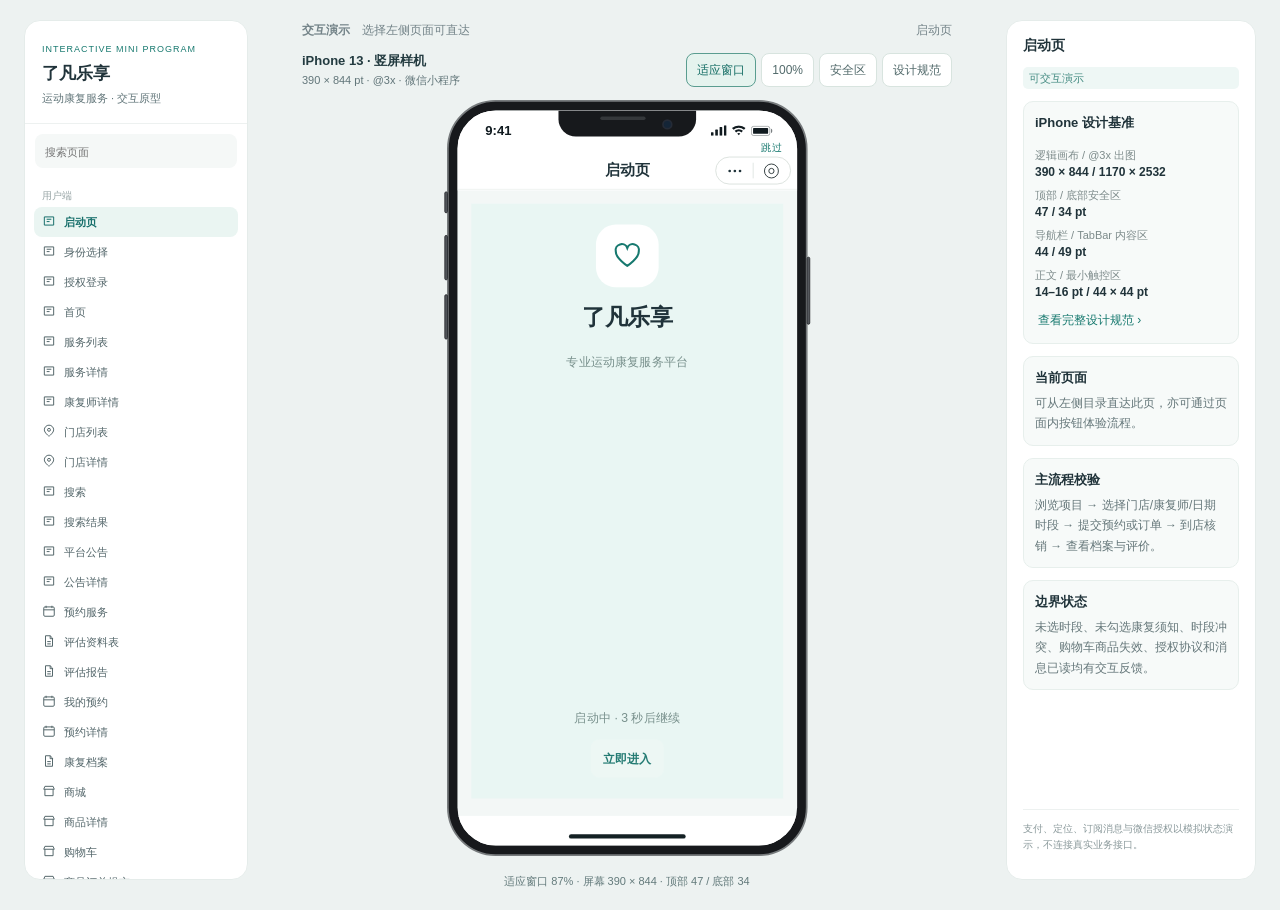
<file: index.html>
<!doctype html><html lang="zh-CN"><head><meta charset="utf-8"><meta name="viewport" content="width=device-width,initial-scale=1"><title>了凡乐享 · 小程序原型</title><style>
:root{--teal:#238b83;--mint:#e9f6f3;--ink:#20333a;--muted:#7c8d92;--line:#e4ecea;--bg:#f3f7f6;font-family:"PingFang SC","Microsoft YaHei",Arial,sans-serif;color:var(--ink)}*{box-sizing:border-box}body{margin:0;background:#edf2f1}button,input,select,textarea{font:inherit;color:inherit}button{cursor:pointer}.studio{min-height:100vh;display:grid;grid-template-columns:245px minmax(410px,1fr) 250px;gap:20px;padding:18px 20px;align-items:start}.panel{background:white;border:1px solid #e5ecea;border-radius:16px}.left,.right{height:calc(100vh - 36px);position:sticky;top:18px;overflow:hidden}.left{display:flex;flex-direction:column}.brand{padding:17px;border-bottom:1px solid #edf1f0}.brand small{color:var(--teal);font-size:9px;letter-spacing:1px}.brand h1{font-size:17px;margin:6px 0}.brand p,.hint{font-size:11px;color:var(--muted);margin:0}.search-pages{margin:10px;padding:8px;background:#f5f8f7;border-radius:8px}.search-pages input{border:0;background:none;outline:0;font-size:11px;width:90%}.pagelist{overflow:auto;padding:0 9px 12px}.group-title{font-size:10px;color:#98a5a6;padding:11px 8px 4px}.navitem{width:100%;border:0;background:transparent;border-radius:8px;padding:7px 8px;text-align:left;font-size:11px;color:#53666a}.navitem.active{color:#176f6b;background:#eaf5f2;font-weight:700}.workspace{display:flex;flex-direction:column;align-items:center;gap:12px;min-width:410px}.topmeta{width:min(100%,780px);display:flex;justify-content:space-between;font-size:11px;color:#748489}.deviceshell{width:399px;background:white;border:1px solid #dfe7e5;border-radius:28px;padding:11px}.screen{width:375px;height:667px;border-radius:19px;background:var(--bg);overflow:hidden;display:flex;flex-direction:column;position:relative}.sysbar{height:24px;flex:none;background:#fff;display:flex;justify-content:space-between;align-items:center;padding:0 17px;font-size:10px;font-weight:700}.wxbar{height:43px;flex:none;background:white;border-bottom:1px solid #f0f2f1;display:flex;align-items:center;justify-content:center;position:relative;font-size:14px;font-weight:650}.wxback{position:absolute;left:12px;border:0;background:none;font-size:22px}.capsule{position:absolute;right:10px;border:1px solid #d6dcda;border-radius:17px;height:26px;padding:0 10px;display:flex;align-items:center;font-size:13px}.view{overflow:auto;flex:1;padding:13px 13px 16px;scrollbar-width:none}.view::-webkit-scrollbar{display:none}.tabbar{height:54px;flex:none;background:white;border-top:1px solid #e9efed;display:flex;justify-content:space-around;align-items:center}.tab{border:0;background:none;color:#8b999a;font-size:9px;display:flex;flex-direction:column;align-items:center;gap:3px}.tab.on{color:var(--teal);font-weight:700}.tab svg{width:19px;height:19px;stroke:currentColor;fill:none;stroke-width:1.7}.home-indicator{position:absolute;bottom:2px;left:50%;transform:translateX(-50%);width:92px;height:5px;border-radius:8px;background:#182326}.right{padding:16px;display:flex;flex-direction:column;gap:12px}.right h2{font-size:14px;margin:0}.flowbox{background:#f7faf9;border:1px solid #e7efec;border-radius:10px;padding:11px}.flowbox b{font-size:11px}.flowbox p{font-size:10px;color:#65777a;line-height:1.7;margin:6px 0 0}.annotation{font-size:10px;color:#8a999b;line-height:1.6;margin-top:auto;border-top:1px solid #edf1f0;padding-top:11px}.card{background:white;border:1px solid var(--line);border-radius:13px;padding:11px;margin-bottom:9px}.row{display:flex;align-items:center;gap:9px}.between{display:flex;align-items:center;justify-content:space-between;gap:8px}.grow{flex:1;min-width:0}.muted{color:var(--muted)}.small{font-size:10px}.tiny{font-size:9px}.title{font-size:16px;font-weight:700;margin:0 0 6px}.section{display:flex;justify-content:space-between;align-items:center;margin:13px 0 8px;font-size:12px;font-weight:700}.section button,.textbtn{border:0;background:none;color:var(--teal);font-size:10px;padding:3px}.textbtn svg,.between>button svg,.pill svg{width:15px;height:15px;stroke:currentColor;fill:none;stroke-width:1.7;vertical-align:middle;display:inline-block}.btn{border:0;border-radius:9px;background:var(--teal);color:white;padding:9px 12px;font-size:11px;font-weight:650}.btn.secondary{background:#edf7f4;color:#247b73}.btn.ghost{background:#fff;border:1px solid var(--line);color:#52666a}.btn.warn{background:#b96e48}.btn.full{width:100%}.btn:disabled{background:#d9e1df;color:#9ca9a8}.pill{border:1px solid var(--line);background:#fff;border-radius:18px;padding:6px 9px;font-size:9px;white-space:nowrap}.pill.active{border-color:#79b5ac;background:#edf8f5;color:#217e75}.tag{display:inline-block;background:#eef7f5;color:#448b82;border-radius:5px;padding:3px 6px;font-size:9px}.tag.gold{background:#fcf5e7;color:#aa7835}.price{color:#b76c42;font-weight:700}.price em{font-style:normal;font-size:9px;font-weight:400;color:#9ba7a6;text-decoration:line-through;margin-left:4px}.banner,.hero{width:100%;object-fit:cover;border-radius:12px;display:block}.banner{height:132px;margin-bottom:10px}.hero{height:150px}.grid2{display:grid;grid-template-columns:1fr 1fr;gap:8px}.grid3{display:grid;grid-template-columns:repeat(3,1fr);gap:7px}.tile{border:1px solid #e8efed;background:#fff;border-radius:11px;padding:9px;text-align:left;font-size:10px}.tile b{display:block;margin-top:5px}.tile small{font-size:9px;color:#879596}.iconbox{width:32px;height:32px;border-radius:10px;background:#edf7f4;display:grid;place-items:center;color:#328c83}.iconbox svg{width:17px;height:17px;stroke:currentColor;fill:none;stroke-width:1.6}.listitem{display:flex;gap:9px;align-items:center;background:#fff;border:1px solid var(--line);border-radius:12px;padding:9px;margin-bottom:8px}.listitem h4{margin:0 0 4px;font-size:11px}.listitem p{margin:0 0 4px;font-size:9px;color:#819093}.thumb{width:67px;height:58px;object-fit:cover;border-radius:8px}.avatar{width:43px;height:43px;border-radius:50%;object-fit:cover}.tabs{display:flex;gap:6px;overflow:auto;margin:7px 0 10px;scrollbar-width:none}.input{width:100%;border:1px solid #e1e9e7;background:#fff;border-radius:9px;padding:9px;font-size:10px;outline:none}.field{display:flex;flex-direction:column;gap:5px;margin-bottom:9px}.field label{font-size:10px;color:#607276}.textarea{min-height:66px}.divider{height:1px;background:#edf1f0;margin:9px 0}.cta{position:sticky;bottom:-16px;margin:13px -13px -16px;padding:9px 13px 15px;background:#fff;border-top:1px solid #edf1f0;display:flex;gap:7px;align-items:center}.cta .btn{flex:1}.empty{text-align:center;padding:32px 14px;color:#879698;font-size:11px}.empty i{display:grid;place-items:center;width:54px;height:54px;border:1px solid #d9e9e5;border-radius:50%;margin:0 auto 10px;color:#5a9c91}.modalback{position:absolute;inset:0;background:#18363166;z-index:30;display:flex;align-items:flex-end}.modal{width:100%;background:#fff;border-radius:18px 18px 0 0;padding:16px 14px 28px;max-height:85%;overflow:auto}.modal h3{font-size:13px;margin:0 0 11px}.toast{position:absolute;z-index:40;top:46%;left:50%;transform:translate(-50%,-50%);background:#243d3c;color:white;padding:10px 15px;border-radius:9px;font-size:11px;opacity:0;pointer-events:none}.toast.show{opacity:1}.launch{height:100%;display:flex;flex-direction:column;justify-content:center;align-items:center;background:#e9f6f3;text-align:center;padding:24px}.launch h2{font-size:22px;margin:0 0 7px}.launch p{font-size:11px;color:#78908c}.launch-mark{width:72px;height:72px;border-radius:23px;background:white;display:grid;place-items:center;color:var(--teal);font-size:31px;margin-bottom:15px}.launch-mark svg{width:36px;height:36px;stroke:currentColor;fill:none;stroke-width:1.6}.routeToggle{display:none;position:absolute;z-index:15;right:12px;bottom:68px;border:1px solid #dfe8e5;border-radius:18px;background:#fff;color:var(--teal);padding:7px 10px;font-size:10px}.quickNav{display:none;position:absolute;z-index:20;top:72px;right:8px;bottom:72px;width:min(255px,80%);overflow:auto;padding:9px;background:#fff;border:1px solid #dde8e5;border-radius:13px;box-shadow:0 8px 24px #193e3828}.quickNav.open{display:block}.quickNav button{display:block;width:100%;text-align:left;border:0;background:transparent;border-radius:7px;padding:7px;font-size:10px}.quickNav button:hover{background:#edf7f4}@media(max-width:680px){.routeToggle{display:block}}.footnote{line-height:1.8}.stepbar{display:flex;justify-content:space-between;margin-bottom:12px}.step{font-size:9px;color:#8e9c9d}.step.active{color:var(--teal);font-weight:700}
@media(max-width:1040px){.studio{grid-template-columns:220px 1fr}.right{display:none}}@media(max-width:680px){.studio{display:block;padding:0}.left,.right,.topmeta{display:none}.workspace{min-width:0}.deviceshell{width:100%;height:100vh;border:0;border-radius:0;padding:0}.screen{width:100%;height:100dvh;border-radius:0}}
</style>
<style>
.studio{align-items:center}
.navitem svg{width:14px;height:14px;vertical-align:-2px;margin-right:5px;stroke:currentColor;fill:none;stroke-width:1.7}
.workspace{min-height:calc(100vh - 36px);justify-content:center}
.deviceshell{width:auto;height:min(868px,calc(100vh - 68px));aspect-ratio:414/868;display:flex;align-items:stretch;justify-content:stretch;background:#15191a;border:1px solid #33393a;border-radius:38px;padding:11px}
.screen{width:100%;height:100%;aspect-ratio:390/844;border-radius:29px}
.banner{height:auto;aspect-ratio:2.15/1}
.hero{height:auto;aspect-ratio:4/3}
@media(max-width:680px){.studio{display:block;padding:0}.left,.right,.topmeta{display:none}.workspace{min-width:0;height:100dvh;min-height:100dvh}.deviceshell{height:min(868px,100dvh);max-width:100vw;padding:min(11px,2.7vw)}.screen{width:100%;height:100%;border-radius:29px}}
</style><link rel="stylesheet" href="iphone-preview.css?v=1.28.0"><link rel="stylesheet" href="home-refinement.css?v=1.28.0"><link rel="stylesheet" href="page-refinements.css?v=1.28.0"><link rel="stylesheet" href="role-booking-refinements.css?v=1.28.0"></head><body><div class="studio"><aside class="panel left"><div class="brand"><small>INTERACTIVE MINI PROGRAM</small><h1>了凡乐享</h1><p>运动康复服务 · 交互原型</p></div><div class="search-pages"><input id="pageSearch" placeholder="搜索页面"></div><nav id="pageList" class="pagelist"></nav></aside><main class="workspace"><div class="topmeta"><span><b>交互演示</b>　选择左侧页面可直达</span><span id="topRoute">首页</span></div><div class="deviceshell"><div class="screen" id="screen"><div class="sysbar"><span>9:41</span><span>● ● ▰</span></div><div class="wxbar"><button id="backBtn" class="wxback" hidden>‹</button><span id="wxTitle">了凡乐享</span><div class="capsule">···　◉</div></div><div class="view" id="view"></div><div id="tabbar" class="tabbar"></div><div class="home-indicator"></div><div id="toast" class="toast"></div><button id="routeToggle" class="routeToggle">页面目录</button><div id="quickNav" class="quickNav"></div></div></div></main><aside class="panel right"><h2 id="noteTitle">流程说明</h2><span class="tag">可交互演示</span><div class="flowbox"><b>当前页面</b><p id="noteText">点击卡片、按钮或页面目录继续体验。</p></div><div class="flowbox"><b>主流程校验</b><p>浏览项目 → 选择门店/康复师/日期时段 → 提交预约或订单 → 到店核销 → 查看档案与评价。</p></div><div class="flowbox"><b>边界状态</b><p>未选时段、未勾选康复须知、时段冲突、购物车商品失效、授权协议和消息已读均有交互反馈。</p></div><p class="annotation">支付、定位、订阅消息与微信授权以模拟状态演示，不连接真实业务接口。</p></aside></div><script>
const A='assets/',I={home:'<path d="m3 10 9-7 9 7v10h-6v-6H9v6H3z"/>',service:'<path d="M4 5h16v14H4zM8 9h8M8 13h5"/>',shop:'<path d="M3 9h18l-2-5H5zM5 9v11h14V9"/>',msg:'<path d="M4 4h16v13H9l-5 3zM8 9h8"/>',user:'<circle cx="12" cy="8" r="4"/><path d="M4 21a8 8 0 0 1 16 0"/>'};function ic(n){let extra={support:'<path d="M4 13v-2a8 8 0 0 1 16 0v2M4 12H2v7h4v-7ZM20 12h2v7h-4v-7ZM18 19c0 2-2 3-6 3"/>',search:'<circle cx="10.5" cy="10.5" r="6.5"/><path d="m16 16 5 5"/>',cart:'<path d="M2 3h3l2.5 12h11l2.5-8H6"/><circle cx="9" cy="20" r="1.5"/><circle cx="18" cy="20" r="1.5"/>',heart:'<path d="M20.8 8.6c0 5.3-8.8 11-8.8 11S3.2 13.9 3.2 8.6A4.6 4.6 0 0 1 12 6a4.6 4.6 0 0 1 8.8 2.6Z"/>',file:'<path d="M6 3h8l4 4v14H6zM14 3v5h5M9 13h6M9 17h6"/>',gift:'<path d="M3 9h18v12H3zM2 5h20v4H2zM12 5v16M12 5H8a2 2 0 1 1 2-2c0 1 2 2 2 2Zm0 0h4a2 2 0 1 0-2-2c0 1-2 2-2 2Z"/>',pin:'<path d="M20 10c0 5-8 11-8 11S4 15 4 10a8 8 0 1 1 16 0Z"/><circle cx="12" cy="10" r="2.5"/>',calendar:'<rect x="3" y="5" width="18" height="16" rx="2"/><path d="M7 3v4M17 3v4M3 10h18"/>'};return `<svg viewBox="0 0 24 24">${I[n]||extra[n]||I.service}</svg>`}
const groups=[['用户端', [['launch','启动页'],['role','身份选择'],['login','授权登录'],['home','首页'],['serviceList','服务列表'],['serviceDetail','服务详情'],['coach','康复师详情'],['storeList','门店列表'],['storeDetail','门店详情'],['search','搜索'],['searchResults','搜索结果'],['announcements','平台公告'],['announcementDetail','公告详情'],['booking','预约服务'],['assessment','评估资料表'],['report','评估报告'],['appointments','我的预约'],['appointmentDetail','预约详情'],['archives','康复档案'],['products','商城'],['productDetail','商品详情'],['cart','购物车'],['productCheckout','商品订单提交'],['serviceCheckout','服务订单提交'],['orders','我的订单'],['orderDetail','订单详情'],['afterSale','申请售后'],['addresses','收货地址'],['messages','消息中心'],['my','个人中心'],['profile','完善资料'],['growth','会员等级'],['points','积分明细'],['cards','我的卡包'],['coupons','我的优惠券'],['rewards','邀请有礼'],['birthday','生日福利'],['reviews','我的评价'],['reviewForm','评价表单'],['complaints','投诉反馈'],['complaintForm','新增投诉'],['support','联系客服'],['settings','设置']]],['员工端 · 康复师',[['employee','工作台'],['therapistSchedule','排班'],['therapistCustomers','客户'],['therapistMessages','消息'],['therapistPerformance','绩效'],['therapistPeerTask','门店协作互评']]],['员工端 · 店长',[['manager','店长端待补充']]]];const labels=Object.fromEntries(groups.flatMap(g=>g[1]));
const S=[['放松评估','eval-relax','45分钟','99','service-eval.png','可预约填写量表'],['运动损伤评估','eval-sport','60分钟','199','service-knee.png','损伤情况与既往处理评估'],['术后评估','eval-post','60分钟','199','service-back.png','结合术后时间制定评估计划'],['颈肩腰痛评估','eval-pain','45分钟','159','service-back.png','评估疼痛部位、时间和诱因'],['青少年/儿童运动脑科学评估','eval-brain-youth','60分钟','199','service-eval.png','评估青少年与儿童运动中的专注、反应和认知表现'],['成人运动脑科学评估','eval-brain-adult','60分钟','199','service-eval.png','评估成人运动表现相关的认知与反应能力'],['青少年/儿童营养评估','eval-nutrition-youth','45分钟','129','service-eval.png','结合儿童与青少年饮食、生活方式及健康诉求进行营养评估'],['膝关节运动康复','svc-knee','50分钟','328','service-knee.png','专业康复师提供训练指导'],['颈肩腰放松疗程','svc-back','45分钟','268','service-back.png','预约到店服务'],['筋膜放松体验卡','svc-online','3次卡','699','service-back.png','线上购买后预约到店'],['运动康复咨询','offline-consult','按需咨询','—','banner-training.png','了解康复服务内容，联系客服沟通个性化安排','<h3>服务介绍</h3><p>面向希望了解运动康复、日常功能训练和运动恢复的人群，提供服务内容介绍与到店安排咨询。</p><h3>咨询内容</h3><ul><li>了解运动康复服务项目、服务流程及适用门店。</li><li>沟通个人运动习惯、既往伤病及希望改善的问题。</li><li>根据实际需求，了解专业评估与后续训练安排。</li></ul><h3>服务流程</h3><p>联系客服说明需求 → 沟通合适的门店与时间 → 按约到店，由康复师确认具体服务安排。</p><h3>服务说明</h3><p>具体服务内容、时长与费用以客服及门店确认的信息为准。</p>'],['运动表现提升','svc-brain-performance','50分钟','298','service-eval.png','结合认知反应与运动表现，制定个性化运动表现提升方案'],['专注力提升','svc-brain-focus','50分钟','298','service-eval.png','通过认知训练与运动任务提升专注力和反应能力'],['体态纠正','svc-brain-posture','50分钟','298','service-eval.png','结合运动表现评估改善体态与动作控制'],['睡眠压力管理','svc-brain-sleep','50分钟','298','service-eval.png','结合运动与放松训练改善睡眠质量并管理压力'],['运动营养康复指导','svc-nutrition','45分钟','238','service-eval.png','结合饮食习惯与训练目标，提供个性化营养康复指导'],['成人营养评估','eval-nutrition-adult','45分钟','129','service-eval.png','结合成人饮食习惯与运动需求进行营养评估']];
S.push(
 ['肌骨关节养护','svc-nutrition-joint','45分钟','238','service-knee.png','结合日常活动与运动习惯，提供肌肉骨骼及关节养护指导'],
 ['体重管理','svc-nutrition-weight','45分钟','238','service-eval.png','结合饮食、活动和生活习惯，制定个性化体重管理建议'],
 ['身高管理','svc-nutrition-height','45分钟','238','service-eval.png','结合成长发育、营养与生活方式，提供身高管理指导'],
 ['精英男士精力管理','svc-nutrition-men','45分钟','238','service-eval.png','围绕营养、运动与作息提供男士精力管理指导'],
 ['新活女士精力管理','svc-nutrition-women','45分钟','238','service-eval.png','围绕营养、运动与作息提供女士精力管理指导'],
 ['学习力管理','svc-nutrition-learning','45分钟','238','service-eval.png','结合营养、作息与日常活动提供学习状态管理建议'],
 ['睡眠及压力管理','svc-nutrition-sleep','45分钟','238','service-back.png','结合营养与生活方式提供睡眠及压力管理指导']
);
let st={page:'launch',prev:[],store:'静安运动康复中心',cat:'运动放松',serviceSub:'评估服务',service:1,product:0,productCat:'康复用品',productSubCat:'全部',deliveryMethod:'courier',splitService:false,slot:'',date:'11月05日 周四',therapist:'林教练',cart:[],read:false,tab:'',qty:1,slides:{}};const notes={storeDetail:'门店环境轮播、基础信息、设施、康复师和服务。点击导航展示该门店地址；电话和地图为原型预览。',coach:'康复师资料、服务案例及客户评价均为原型示例数据；点击可预约服务进入详情。',search:'选择框与关键词在同一搜索框内；搜索与热门词进入独立结果页。',searchResults:'保留关键词和类型；支持排序、修改搜索、空结果及返回。',booking:'门店、康复师、日期及时段联动；半小时时段。预约开始前一小时内不提供改期/取消。',assessment:'各类评估均可购买，支付后生成评估订单，可预约评估或立即评估并填写对应项目资料。',archives:'统一时间轴展示评估结果、康复纪要与康复小结；评估结果可查看对应康复方案，纪要和小结直接展示全文。',logisticsDetail:'查看所选商品订单的承运状态、物流单号与物流轨迹。',serviceCheckout:'支付前须勾选康复须知；按数量计算合计，再抵扣订单优惠。评估支付后待评估，康复服务支付后待服务。',productCheckout:'选择快递或门店自提，查看会员折扣、运费及订单抵扣后模拟支付。',employee:'康复师员工端包含工作台、排班、客户、消息与绩效；手机号识别员工身份，表单与订单流程采用本地演示数据。'};
function go(p,push=true){if(p==='storeList'&&!['storeList','storeDetail'].includes(st.page))st.storeReturn=st.page;if(push&&st.page!==p)st.prev.push(st.page);st.page=p;draw()}function back(){st.page=st.prev.pop()||'home';draw()}function toast(t){let x=document.getElementById('toast');x.textContent=t;x.classList.add('show');setTimeout(()=>x.classList.remove('show'),1800)}function modal(t,b){document.getElementById('screen').insertAdjacentHTML('beforeend',`<div class="modalback" id="modal"><div class="modal"><div class="between"><h3>${t}</h3><button class="modal-close" data-act="close" aria-label="关闭弹窗">×</button></div>${b}</div></div>`);document.querySelectorAll('#modal [data-act]').forEach(x=>x.addEventListener('click',act));bindModalQuantity()}function close(){document.getElementById('modal')?.remove()}
function section(t,p){return `<div class="section"><span>${t}</span>${p?`<button data-go="${p}">查看全部　›</button>`:''}</div>`}function tabs(xs,cur,act){return `<div class="tabs">${xs.map(x=>`<button class="pill ${x===cur?'active':''}" data-act="${act}" data-v="${x}">${x}</button>`).join('')}</div>`}function filteredServices(){let a=S.filter(x=>!st.kw||x[0].includes(st.kw));if(st.sort==='价格')a.sort((x,y)=>(Number(x[3])||0)-(Number(y[3])||0));if(st.sort==='销量')a.reverse();return a}function card(s,btn='查看'){return `<div class="listitem"><img class="thumb" src="${A+s[4]}" alt="${s[0]}"><div class="grow"><h4>${s[0]}</h4><p>${s[2]} · ${s[5]}</p><span class="price">${s[3]==='—'?'暂未开放':'¥'+s[3]}</span></div><button class="btn secondary" data-act="service" data-i="${S.indexOf(s)}">${btn}</button></div>`}function cta(b){return `<div class="cta">${b}</div>`}
const coaches=[{name:'林教练',tag:'资深康复师',years:8,rating:'4.9',reviews:128,image:'coach-lin.png',skills:'擅长运动损伤、膝踝康复及术后功能恢复。'},{name:'赵教练',tag:'康复治疗师',years:6,rating:'4.9',reviews:96,image:'coach-zhao-photo.png',skills:'擅长颈肩腰痛、体态评估及日常功能训练。'},{name:'陈教练',tag:'运动康复师',years:7,rating:'4.8',reviews:112,image:'coach-chen-photo.png',skills:'擅长运动表现提升、运动损伤预防及术后训练。'}];
function serviceRow(s){const consultation=s[1].startsWith('offline-'),category=s[1].startsWith('eval-')?'专业评估':s[1]==='svc-online'?'服务次卡':'到店康复';return `<button class="listitem service-row" data-act="service" data-i="${S.indexOf(s)}" aria-label="查看${s[0]}详情"><img class="thumb" src="${A+s[4]}" alt="${s[0]}"><span class="grow service-row-body"><strong>${s[0]}</strong><span class="service-row-meta"><span class="row-description">${s[2]}</span><span class="tag">${category}</span></span><span class="row-price price ${s[3]==='—'?'is-unavailable':''}">${consultation?'联系客服':s[3]==='—'?'暂未开放':'¥'+s[3]}</span></span><span class="row-chevron" aria-hidden="true">›</span></button>`}
function coachRow(i){const c=coaches[i];return `<button class="home-coach listitem" data-act="coach" data-i="${i}" aria-label="查看${c.name}详情"><img class="avatar" src="${A+c.image}" alt="${c.name}头像"><span class="grow"><span class="home-coach-title"><b>${c.name}</b><span class="tag">${c.tag}</span></span><span class="coach-intro">${c.skills}</span><span class="home-coach-meta">从业 ${c.years} 年 · 评分 ${c.rating} · 评价 ${c.reviews}</span></span><span class="row-chevron" aria-hidden="true">›</span></button>`}
const stores=[
 {name:'静安运动康复中心',hours:'09:30–20:00',distance:'1.2',address:'上海市静安区南京西路 1288 号 3 层',city:'上海市',type:'综合运动康复中心',phone:'021-5555-6818',rest:'独立休息区、更衣室、饮水区',equipment:'步态分析设备、力量训练架、平衡训练器',booking:'小程序线上预约 / 电话预约',coaches:[0,1],services:[7,8],images:['store.png','banner-training.png','service-eval.png']},
 {name:'徐汇运动康复中心',hours:'10:00–20:30',distance:'4.8',address:'上海市徐汇区漕溪北路 88 号 2 层',city:'上海市',type:'运动功能训练门店',phone:'021-5555-6828',rest:'开放休息区、储物柜、饮水区',equipment:'功能训练架、弹力训练设备、关节活动训练器',booking:'小程序线上预约 / 电话预约',coaches:[1,2],services:[8,7],images:['store.png','service-eval.png','banner-training.png']}
];
function storeList(){return `<div class="store-list">${stores.map((s,i)=>`<article class="card store-card"><button class="store-summary" data-act="storeDetail" data-i="${i}" aria-label="查看${s.name}详情"><img class="thumb" src="${A}store.png" alt="${s.name}环境"><span class="grow"><strong>${s.name}</strong><span class="row-description">营业 ${s.hours} · 距您 ${s.distance} km</span><span class="row-description">${s.address}</span></span><span class="row-chevron" aria-hidden="true">›</span></button><div class="store-actions"><button class="btn ghost" data-act="navigateStore" data-i="${i}">${ic('pin')}一键导航</button><button class="btn secondary" data-act="chooseStore" data-i="${i}">${st.storeSelectionMode==='pickup'?(st.pickupStore===s.name?'当前自提门店':'选择为自提门店'):(st.store===s.name?'当前门店':'选择门店')}</button></div></article>`).join('')}</div>`}
function storeDetail(){const i=st.storeDetail??Math.max(0,stores.findIndex(s=>s.name===st.store)),s=stores[i],slide=st.storeSlide||0;return `<div class="store-gallery"><img class="hero" src="${A+s.images[slide]}" alt="${s.name} · ${['门店环境','训练与评估区域','服务空间'][slide]}"><div class="gallery-controls" role="group" aria-label="门店图片轮播">${s.images.map((_,j)=>`<button class="gallery-dot ${j===slide?'active':''}" data-act="storeSlide" data-i="${j}" aria-label="查看第${j+1}张门店图片" aria-pressed="${j===slide}"><span></span></button>`).join('')}</div></div><section class="card store-basic"><h2 class="title">${s.name}</h2><p class="small muted">营业时间 ${s.hours} · 距您 ${s.distance} km</p><p class="small">${ic('pin')}${s.address}</p><div class="store-actions"><button class="btn ghost" data-act="navigateStore" data-i="${i}">${ic('pin')}一键导航</button><button class="btn secondary" data-act="chooseStore" data-i="${i}">${st.storeSelectionMode==='pickup'?(st.pickupStore===s.name?'当前自提门店':'选择为自提门店'):'选择此门店'}</button></div></section>${section('门店信息')}<dl class="card store-facts">${[['所属城市',s.city],['门店类型',s.type],['联系电话',`<button class="textbtn phone-link" data-act="callStore" data-i="${i}">${s.phone}</button>`],['休息区域',s.rest],['特色设备',s.equipment],['预约方式',s.booking]].map(([k,v])=>`<div><dt>${k}</dt><dd>${v}</dd></div>`).join('')}</dl>${section('康复师')}<div class="home-coaches">${s.coaches.map(coachRow).join('')}</div>${section('可预约服务')}<div class="service-rows">${s.services.map(i=>serviceRow(S[i])).join('')}</div>`}
function coachDetail(){const i=st.coach||0,c=coaches[i],cases=[['跑步后膝关节不适的功能训练','运动损伤 · 膝关节康复','结合步态与下肢力量评估，安排关节活动、稳定性和渐进力量训练；根据每次到店反馈调整训练计划。'],['久坐后颈肩紧张的日常改善','颈肩放松 · 体态训练','结合日常工作习惯进行活动度评估，指导颈肩放松和姿势练习，并提供适合办公间隙的家庭训练建议。'],['重返运动前的功能恢复训练','术后训练 · 运动表现','在遵循术后康复安排的基础上，逐步进行平衡、力量与协调训练，结合阶段评估调整运动负荷。']],cs=cases[i],reviews=[{name:'林间微光',image:'coach-chen-photo.png',date:'2026-11-01',service:i===1?'颈肩腰放松疗程':'膝关节运动康复',content:'评估讲解很清楚，训练过程中会及时询问感受，也教了可以在家做的动作。',score:'5.0'},{name:'向阳而行',image:'coach-lin.png',date:'2026-10-28',service:'颈肩腰放松疗程',content:'会根据当天状态调整训练强度，动作指导细致，到店安排也很顺畅。',score:'4.8'}];return `<img class="hero coach-hero" src="${A+c.image}" alt="${c.name}，${c.tag}"><div class="card coach-basic"><h2 class="title">${c.name}</h2><span class="tag">${c.tag}</span><p class="small muted">从业 ${c.years} 年 · 评分 ${c.rating} · 评价 ${c.reviews} 条</p><p class="small footnote">${c.skills}</p></div>${section('服务案例')}<article class="card case-card"><h3>${cs[0]}</h3><span class="tag">${cs[1]}</span><p class="small footnote">${cs[2]}</p></article>${section('客户评价')}<div class="coach-reviews">${reviews.map(r=>`<article class="card review-card"><div class="row"><img class="avatar" src="${A+r.image}" alt="${r.name}头像"><div class="grow"><b>${r.name}</b><div class="review-meta"><span class="rating-label">评分 ${r.score}</span><time datetime="${r.date}">${r.date}</time></div></div></div><p class="review-service">服务：${r.service}</p><p class="small footnote">${r.content}</p></article>`).join('')}</div>${section('可预约服务')}<div class="service-rows">${[S[i===1?8:7],S[i===1?7:8]].map(s=>serviceRow(s)).join('')}</div>`}
function escapeText(value){return String(value).replace(/[&<>"']/g,c=>({'&':'&amp;','<':'&lt;','>':'&gt;','"':'&quot;',"'":'&#39;'}[c]))}
function searchBar(){return `<form id="searchForm" class="search-form" role="search"><div class="search-field"><select id="stype" aria-label="搜索类型"><option ${st.searchType!=='商品'?'selected':''}>服务</option><option ${st.searchType==='商品'?'selected':''}>商品</option></select><input id="kw" type="search" aria-label="搜索关键词" placeholder="输入关键词" value="${escapeText(st.kw||'')}"></div><button class="btn" type="submit">搜索</button></form>`}
function submitSearch(){st.kw=(document.getElementById('kw')?.value||'').trim();st.searchType=document.getElementById('stype')?.value||'服务';st.sort='综合';go('searchResults')}
function searchPage(){return `${searchBar()}${section('热门搜索')}<div class="tabs hot-searches">${[['膝关节康复','服务'],['运动损伤','服务'],['筋膜球','商品']].map(([x,type])=>`<button class="pill" data-act="hot" data-type="${type}" data-v="${x}">${x}</button>`).join('')}</div>`}
function searchResults(){const products=['运动恢复筋膜球','弹力训练带','运动恢复滚轴'].map((name,i)=>({name,i,price:[59,89,129][i]})).filter(p=>!st.kw||p.name.includes(st.kw));if(st.sort==='价格')products.sort((a,b)=>a.price-b.price);if(st.sort==='销量')products.reverse();const services=filteredServices();const result=st.searchType==='商品'?products.map(p=>`<button class="listitem service-row" data-act="searchProduct" data-i="${p.i}" aria-label="查看${p.name}详情"><img class="thumb" src="${A}product.png" alt="${p.name}"><span class="grow"><strong>${p.name}</strong><span class="row-description">运动恢复 · 标准款</span><span class="price">¥${p.price}</span></span><span class="row-chevron" aria-hidden="true">›</span></button>`).join(''):services.map(serviceRow).join('');return `${searchBar()}<p class="small muted search-summary">${st.searchType||'服务'} · ${st.kw?'“'+escapeText(st.kw)+'”':'全部'} · 共 ${st.searchType==='商品'?products.length:services.length} 项</p>${tabs(['综合','销量','价格'],st.sort||'综合','sort')}<div class="service-rows">${result||'<div class="empty">没有找到相关内容，试试其他关键词</div>'}</div>`}

function home(){return `<div class="home-layout"><div class="home-topbar"><button class="home-store" data-go="storeList" aria-label="选择门店：${st.store}">${ic('pin')}<span class="home-store-name">${st.store}</span><svg class="store-chevron" viewBox="0 0 16 16" aria-hidden="true"><path d="m4 6 4 4 4-4"/></svg></button><button class="home-search" data-go="search" aria-label="搜索服务"><svg viewBox="0 0 24 24" aria-hidden="true"><circle cx="10.5" cy="10.5" r="6.5"/><path d="m16 16 4.5 4.5"/></svg><span>搜索服务</span></button></div><img id="bannerImage" class="banner" src="${A}hero.png" alt="康复训练场景"><div class="home-announcement"><span class="tag">平台公告</span><span class="home-announcement-copy">科学康复，从专业评估开始</span><button class="textbtn home-announcement-more" data-go="announcements">更多<span aria-hidden="true"> ›</span></button></div><div class="home-assessments" role="group" aria-label="运动康复服务分类">${[['运动放松','relax'],['运动康复','sport'],['运动脑科学','brain'],['运动营养','nutrition']].map((x,i)=>`<button class="home-assessment" data-act="serviceCategory" data-v="${x[0]}"><span class="home-assessment-icon">${assessmentIcon(x[1])}</span><b>${x[0]}</b></button>`).join('')}</div><section class="home-module">${section('推荐康复师')}<div class="home-coaches">${coaches.map((c,i)=>`<button class="home-coach listitem" data-act="coach" data-i="${i}" aria-label="查看${c.name}详情"><img class="avatar" src="${A+c.image}" alt="${c.name}头像"><span class="grow"><span class="home-coach-title"><b>${c.name}</b><span class="tag">${c.tag}</span></span><span class="home-coach-meta">从业 ${c.years} 年 · 评分 ${c.rating} · 评价 ${c.reviews} 条</span></span><svg class="home-coach-chevron" viewBox="0 0 16 16" aria-hidden="true"><path d="m6 3 5 5-5 5"/></svg></button>`).join('')}</div></section><section class="home-module">${section('热门服务')}<div class="service-rows">${serviceRow(S[7])}${serviceRow(S[8])}</div></section></div>`}
function assessmentIcon(type){const paths={relax:'<path d="M12 21c-5-3-8-7-8-11a4 4 0 0 1 8-1 4 4 0 0 1 8 1c0 4-3 8-8 11Z"/><path d="m8 12 2 2 5-5"/>',sport:'<circle cx="16" cy="4" r="2"/><path d="m9 9 4-3 4 4 4 1M13 6l-2 7 5 3-1 6M11 13l-5 4-4-1M6 6h4"/>',post:'<rect x="4" y="5" width="16" height="16" rx="3"/><path d="M9 5V3h6v2M12 9v8M8 13h8"/>',pain:'<circle cx="12" cy="5" r="3"/><path d="M7 22V12l5-3 5 3v10M12 9v13M4 12l-2 3 2 3M20 12l2 3-2 3"/>',brain:'<path d="M12 5c-3-5-8-1-7 3-4 1-4 6-1 8-1 4 4 7 8 4V5Zm0 0c3-5 8-1 7 3 4 1 4 6 1 8 1 4-4 7-8 4M7 8c3 0 3 3 2 4M5 16c3-1 4 0 4 2M17 8c-3 0-3 3-2 4M19 16c-3-1-4 0-4 2"/>',nutrition:'<path d="M12 7c-5-5-10 0-9 5 1 5 3 9 6 9l3-1 3 1c3 0 5-4 6-9 1-5-4-10-9-5ZM12 7V3M12 5c0-3 3-4 6-3-1 3-3 4-6 3Z"/>'};return `<svg viewBox="0 0 24 24" aria-hidden="true">${paths[type]}</svg>`}
function serviceList(){const groups={'运动放松':{评估服务:[0],康复服务:[8]},'运动康复':{评估服务:[1,2,3],康复服务:[7,9,10]},'运动脑科学':{评估服务:[4,5],康复服务:[11,12,13,14]},'运动营养':{评估服务:[6,16],康复服务:[17,18,19,20,21,22,23]}},category=Object.hasOwn(groups,st.cat)?st.cat:'运动放松',subtypes=groups[category],subtype=st.serviceSub&&subtypes[st.serviceSub]?st.serviceSub:Object.keys(subtypes)[0],indices=subtypes[subtype]||[];st.cat=category;st.serviceSub=subtype;return `<div class="service-main-categories" role="tablist" aria-label="服务一级分类">${tabs(Object.keys(groups),category,'serviceCategory')}</div><div class="service-subcategories" role="tablist" aria-label="${category}服务类型">${tabs(Object.keys(subtypes),subtype,'serviceSub')}</div><div class="service-rows">${indices.map(index=>serviceRow(S[index])).join('')||'<div class="empty">当前分类暂无服务</div>'}</div>`}
function serviceImages(s){const main=s[4],related=s[1].includes('knee')?['banner-training.png','service-back.png']:s[1].includes('back')?['banner-training.png','service-knee.png']:['service-knee.png','banner-training.png'];return [...new Set([main,...related])].slice(0,3)}function sceneCarousel(key,images,alt){const index=(st.slides[key]||0)%images.length,frames=[images[images.length-1],...images,images[0]];return `<div class="scene-carousel ${key}-carousel" data-carousel="${key}" role="region" aria-label="${alt}轮播图"><div class="scene-carousel-track" id="${key}CarouselTrack" style="transform:translateX(-${(index+1)*100}%)">${frames.map((image,i)=>`<img class="scene-carousel-image" src="${A+image}" alt="${alt} ${((i-1+images.length)%images.length)+1}/${images.length}" ${i===0||i===frames.length-1?'aria-hidden="true"':''} draggable="false">`).join('')}</div><div class="scene-carousel-dots" role="group" aria-label="选择${alt}图片">${images.map((_,i)=>`<button class="scene-carousel-dot ${i===index?'active':''}" data-carousel-dot="${key}" data-index="${i}" aria-label="第 ${i+1} 张，共 ${images.length} 张" aria-current="${i===index?'true':'false'}"><span></span></button>`).join('')}</div></div>`}function serviceDetail(){const s=S[st.service],id=s[1],evalItem=id.startsWith('eval-'),offline=id.startsWith('offline-'),unitPrice=Number(s[3])||0,originalPrice=({ 'eval-relax':129,'eval-sport':259,'eval-post':259,'eval-pain':199,'eval-brain':259,'eval-brain-youth':259,'eval-brain-adult':259,'eval-nutrition':169,'eval-nutrition-youth':169,'eval-nutrition-adult':169,'svc-knee':398,'svc-back':328,'svc-online':899,'svc-brain-performance':368,'svc-brain-focus':368,'svc-brain-posture':368,'svc-brain-sleep':368,'svc-nutrition':298 })[id]||0,save=originalPrice-unitPrice;const detail=offline?(s[6]||`<h3>服务内容</h3><p>${s[5]}。由专业康复师结合个人情况提供面对面评估与训练指导。</p><h3>服务安排</h3><p>到店后由康复师确认本次服务内容、身体状态与训练计划。如需调整，请提前联系客服。</p>`):`<h3>服务内容</h3><p>${s[5]}。由专业康复师结合个人情况提供评估与指导。</p><h3>服务参数</h3><ul><li>服务类别：${evalItem?'线上评估':'线上康复'}</li><li>服务时长：${s[2]}</li><li>服务方式：线上购买，按项目安排后续评估或到店服务</li><li>适用门店：${st.store}</li></ul>`;const actions=offline?'<button class="btn" data-go="support">联系客服</button>':'<button class="btn" data-act="buyService">立即购买</button>';return `${sceneCarousel('service',serviceImages(s),s[0])}<section class="card service-detail-summary"><div class="between"><h2 class="title">${s[0]}</h2><span class="tag">${evalItem?'评估服务':'康复服务'}</span></div><p class="small muted footnote">${s[5]}</p>${offline?'<div class="divider"></div>':`<div class="service-price-line"><b class="price">¥${s[3]==='—'?'--':s[3]}</b>${originalPrice?`<del>¥${originalPrice}</del><span class="tag gold">优惠 ¥${save}</span>`:''}</div>`}</section>${!offline&&!evalItem?`<section class="card service-quantity"><b>数量</b><div class="quantity-control"><button class="pill" data-act="qty" data-v="-1" aria-label="减少数量">−</button><span aria-live="polite">${st.qty||1}</span><button class="pill" data-act="qty" data-v="1" aria-label="增加数量">＋</button></div></section>`:''}<section class="card service-rich-content"><h3>服务详情</h3><div class="service-rich-copy">${detail}</div>${offline?'':'<button class="textbtn" data-go="support">联系客服　›</button>'}${evalItem?'<button class="textbtn" data-go="storeList">适用门店：'+st.store+'　更换</button>':''}</section>${cta(offline?actions:'<button class="btn secondary" data-go="support">客服</button>'+actions)}`}
function booking(){let weekend=/周六|周日/.test(st.date);let slots=weekend?['09:30','10:00','10:30','11:00','11:30','13:00','13:30','14:00','14:30','15:00','15:30','16:00','16:30','17:00','17:30']:['11:00','11:30','12:00','13:00','13:30','14:00','14:30','15:00','15:30','16:00','16:30','17:00','17:30','18:00','18:30','19:00'];return `<div class="between"><h2 class="title">${st.btype==='eval'?'预约评估':'预约服务'}</h2><button class="textbtn" data-go="storeList">更换门店</button></div><div class="card small">${st.store}<p class="muted">${stores.find(s=>s.name===st.store)?.address||stores[0].address}</p></div>${section('选择康复师')}<div class="tabs">${coaches.map(c=>c.name).map(x=>`<button class="pill ${st.therapist===x?'active':''}" data-act="therapist" data-v="${x}">${x}</button>`).join('')}</div>${section('预约日期')}<div class="grid3">${['11月02日 周一','11月03日 周二','11月04日 周三','11月05日 周四','11月06日 周五','11月07日 周六','11月08日 周日'].map(x=>`<button class="tile" style="${st.date===x?'border-color:#79b5ac;background:#edf8f5':''}" data-act="date" data-v="${x}">${x.slice(0,5)}<small>${x.slice(6)}</small></button>`).join('')}</div>${section('可预约时段')}<div class="grid3">${slots.map((x,i)=>`<button class="pill ${st.slot===x?'active':''}" ${i===4?'disabled':''} data-act="slot" data-conflict="${i===7?'1':''}" data-v="${x}" style="${i===4||i===7?'opacity:.45;text-decoration:line-through':''}">${x}</button>`).join('')}</div><p class="tiny muted">${weekend?'周末营业 09:30–18:30':'工作日营业 11:00–20:00'}；按 30 分钟划分，时段按服务时长占用。预约开始前 1 小时内不可改期或取消。</p>${cta('<button class="btn" data-act="confirmBooking">确认预约</button>')}`}
function assessment(){let fields=['紧张部位 / 运动爱好 / 运动频率 / 运动时长','损伤部位 / 损伤时间 / 检查 / 损伤原因','术后部位 / 术后时间 / 检查 / 处理情况','疼痛部位 / 疼痛时间 / 检查 / 疼痛原因'];let idx=Math.min(3,Math.max(0,st.service));return `<div class="stepbar"><span class="step active">1 填写资料</span><span class="step">2 提交确认</span><span class="step">3 等待康复师方案</span></div><h2 class="title">评估资料</h2><div class="card"><div class="field"><label>评估项目</label><input class="input" value="${S[idx][0]}" disabled></div><div class="field"><label>姓名</label><input class="input" placeholder="请输入姓名"></div><div class="field"><label>评估内容（可多选）</label><div class="grid2">${(fields[idx]||fields[0]).split(' / ').map(x=>`<button class="pill" data-act="option">${x}</button>`).join('')}</div></div><div class="field"><label>补充说明</label><textarea class="input textarea" placeholder="请补充当前感受或既往处理"></textarea></div><small class="muted">资料用于本次评估和后续康复建议。</small></div>${cta('<button class="btn" data-act="submitAssessment">提交评估资料</button>')}`}
function isWithinHour(){if(st.withinHour)return true;let m=(st.date||'').match(/(\d+)月(\d+)日/);if(!m)return false;let tm=(st.slot||'').match(/(\d+):(\d+)/);if(!tm)return false;let now=new Date(),start=new Date(now.getFullYear(),Number(m[1])-1,Number(m[2]),Number(tm[1]),Number(tm[2]));let d=start.getTime()-now.getTime();return d<=3600000}function pagesContent(p){if(p==='home')return home();if(p==='serviceList')return serviceList();if(p==='serviceDetail')return serviceDetail();if(p==='booking')return booking();if(p==='assessment')return assessment();if(p==='report')return `<h2 class="title">营养评估报告</h2><div class="card"><b>营养评估报告.pdf</b><p class="small muted">管理端上传 · 2026-10-28</p><span class="tag">已生成</span></div><div class="card small muted footnote">营养评估表单字段尚未提供；用户端查看由管理端上传的 PDF。</div><button class="btn full" data-act="pdf">查看 PDF 报告</button>`;
if(p==='storeList')return storeList();if(p==='storeDetail')return storeDetail();
if(p==='coach')return coachDetail();
if(p==='search')return searchPage();if(p==='searchResults')return searchResults();
if(p==='announcements'||p==='announcementDetail')return `${p==='announcementDetail'?'<h2 class="title">门店预约及服务安排公告</h2>':''}${p==='announcements'?['门店预约及服务安排公告','运动康复服务流程说明','会员积分与权益说明'].map(x=>`<div class="listitem" data-go="announcementDetail"><div class="iconbox">${ic('service')}</div><div class="grow"><h4>${x}</h4><p>服务安排与使用说明</p><small class="muted">2026-11-02</small></div>›</div>`).join(''):'<p class="small footnote">预约到店请提前 10 分钟签到。如需改期或取消，请至少提前 1 小时操作。</p>'}`;
if(p==='messages')return `<div class="message-toolbar"><button class="textbtn" data-act="allRead">全部已读</button></div>${['预约到店提醒','康复方案待确认','卡项到期提醒','康复复测提醒','投诉处理结果'].map((x,i)=>`<div class="listitem" data-act="message" data-i="${i}"><div class="iconbox">${ic('msg')}</div><div class="grow"><h4>${x} ${!st.read&&i<2?'<span class="tag gold">未读</span>':''}</h4><p>${['预约的膝关节康复将于 11月05日 14:00 开始。','评估方案已完成，待签字确认。','持有的康复次卡即将到期。','您的复测时间为 11月08日。','投诉反馈已处理完毕。'][i]}</p><small class="muted">2026-11-02 09:30</small></div></div>`).join('')}`;
if(p==='my')return `<div class="card" style="background:#edf7f4"><div class="row"><img class="avatar" src="${A}coach-lin.png"><div class="grow"><h2 class="title">林间微光　<span class="tag gold">银卡会员</span></h2><small class="muted">绑定门店：${st.store}</small></div><button class="textbtn" data-go="profile">完善资料</button></div><div class="grid3" style="margin-top:11px">${[['680','成长值','growth'],['320','积分','points'],['2次','剩余卡次','cards']].map(x=>`<button class="tile" data-go="${x[2]}"><b>${x[0]}</b><small>${x[1]}</small></button>`).join('')}</div></div>${section('我的服务')}<div class="grid3">${[['订单','orders'],['预约','appointments'],['卡包','cards'],['康复档案','archives'],['评估报告','report'],['优惠券','coupons']].map(x=>`<button class="tile" data-go="${x[1]}"><div class="iconbox">${ic('service')}</div><b>${x[0]}</b></button>`).join('')}</div>${section('我的功能')}<div class="grid2">${[['邀请有礼','rewards'],['生日福利','birthday'],['我的评价','reviews'],['投诉反馈','complaints'],['收货地址','addresses'],['联系客服','support'],['设置','settings'],['工作台','employee']].map(x=>`<button class="tile" data-go="${x[1]}"><b>${x[0]}　›</b></button>`).join('')}</div>`;
if(p==='booking')return booking();if(p==='assessment')return assessment();if(p==='report')return `<h2 class="title">营养评估报告</h2><div class="card"><b>营养评估报告.pdf</b><p class="small muted">管理端上传 · 2026-10-28</p><span class="tag">已生成</span></div><div class="card small muted">营养评估字段尚未提供；此页只模拟查看管理端上传的 PDF。</div><button class="btn full" data-act="pdf">查看 PDF 报告</button>`;
if(p==='appointments')return `<h2 class="title">我的预约</h2>${tabs(['全部','服务中','已完成','已取消'],st.apptTab||'全部','apptTab')}<div class="listitem" data-go="appointmentDetail"><img class="thumb" src="${A}service-knee.png"><div class="grow"><h4>${st.bookedName||'膝关节运动康复'} <span class="tag">已预约</span></h4><p>${st.store} · 林教练</p><p>${st.date} ${st.slot||'14:00'}</p></div>›</div>${isWithinHour()?'<p class="tiny muted">预约即将开始，改期/取消入口已关闭。</p>':'<div class="between"><button class="textbtn" data-act="reschedule">改期</button><button class="textbtn" data-act="cancelAppt">取消预约</button><button class="textbtn" data-go="archives">查看档案</button></div>'}`;
if(p==='appointmentDetail')return `<h2 class="title">预约详情</h2><div class="card"><span class="tag">已预约</span><h3>${st.bookedName||'膝关节运动康复'}</h3><p class="small footnote">预约门店　${st.store}<br>康复师　${st.therapist}<br>时间　${st.date} ${st.slot||'14:00'}<br>时长　${st.bookedDuration||'50分钟'}</p><button class="btn secondary" data-act="navigate">一键导航</button></div>${isWithinHour()?'<div class="card small muted">预约即将开始，改期/取消入口已关闭。</div>':'<div class="grid2"><button class="btn ghost" data-act="reschedule">改期</button><button class="btn ghost" data-act="cancelAppt">取消预约</button></div>'}<div class="card small muted">预约开始前一小时内不可改期或取消；完成核销后可查看档案并评价。</div>`;
if(p==='archives')return `<h2 class="title">康复档案</h2><p class="small muted">评估档案与服务记录分开展示</p>${tabs(['评估档案','服务记录'],st.archive||'评估档案','archive')}${st.archive==='服务记录'?tabs(['全部','首次评估','康复方案','康复纪要','康复小结'],st.recordTab||'全部','recordTab'):''}${(st.archive==='服务记录'?['膝关节康复记录','颈肩腰放松记录','运动功能训练记录','术后康复记录']:['放松评估档案','运动损伤评估档案','术后评估档案','颈肩腰痛评估档案','脑科学评估档案','营养评估档案']).map((x,i)=>`<div class="listitem"><div class="iconbox">${ic('service')}</div><div class="grow"><h4>${x}</h4><p>${st.archive==='服务记录'?'康复纪要 · 2026-10-'+(28-i*4):'评估报告 · 2026-10-'+(28-i*3)}</p></div><button class="textbtn" data-act="archiveOpen" data-i="${i}">查看</button></div>`).join('')}`;
if(p==='products'){const catalog={'康复用品':{'全部':[0,2],'筋膜放松':[0],'按摩工具':[2]},'训练器材':{'全部':[1],'力量训练':[1]}};const main=st.productCat||'康复用品',sub=catalog[main]?.[st.productSubCat]?st.productSubCat:'全部',indices=catalog[main]?.[sub]||[];st.productSubCat=sub;return `<div class="shop-layout"><button class="input shop-search" data-act="shopSearch" aria-label="搜索商品">${ic('search')}<span>搜索商品</span></button>${sceneCarousel('shop', ['banner-training.png','banner-plan.png','hero.png'], '商城运动恢复')}<section class="shop-catalog">${tabs(Object.keys(catalog),main,'productCat')}${tabs(Object.keys(catalog[main]),sub,'productSubCat')}<div class="shop-products">${indices.map(i=>[['运动恢复筋膜球','弹力训练带','运动恢复滚轴'][i],i]).filter(([x,i])=>!st.kw||x.includes(st.kw)).map(([x,i])=>`<article class="shop-product-card"><button class="shop-product-image" data-act="searchProduct" data-i="${i}" aria-label="查看${x}详情"><img src="${A}product.png" alt="${x}"></button><button class="shop-product-info" data-act="searchProduct" data-i="${i}"><strong>${x}</strong><span><span class="tag">康复推荐</span> 已售 286</span><span class="shop-product-bottom"><b class="price">¥${[59,89,129][i]} <em>¥${[79,109,159][i]}</em></b><span class="shop-cart-icon" aria-hidden="true">${ic('cart')}</span></span></button><button class="shop-add-hitarea" data-act="add" data-i="${i}" aria-label="将${x}加入购物车" title="加入购物车"></button></article>`).join('')||'<div class="empty">当前分类暂无商品</div>'}</div></section></div>`;}

if(p==='productDetail')return `<img class="hero product-main-image" src="${A}product.png" alt="${['运动恢复筋膜球','弹力训练带','运动恢复滚轴'][st.product]}"><div class="card product-basic"><h2 class="title">${['运动恢复筋膜球','弹力训练带','运动恢复滚轴'][st.product]}</h2><b class="price">¥${[59,89,129][st.product]} <em>¥${[79,109,159][st.product]}</em></b><p class="small muted">会员价 · 已售 286 · 库存充足</p><div class="between small"><span>规格</span><button class="pill active">标准款</button></div><div class="between small" style="margin-top:10px"><span>购买数量</span><div class="product-quantity"><button class="pill" data-act="qty" data-v="-1" aria-label="减少购买数量">−</button><input class="quantity-input" data-quantity="product" type="number" inputmode="numeric" min="1" step="1" value="${st.qty}" aria-label="购买数量"><button class="pill" data-act="qty" data-v="1" aria-label="增加购买数量">＋</button></div></div></div>${section('商品详情')}<div class="card small muted footnote">适用于日常运动恢复与居家训练，请按康复师建议使用。</div>${cta('<button class="detail-icon-action" data-go="home" aria-label="首页" title="首页">'+ic('home')+'<span>首页</span></button><button class="detail-icon-action" data-go="support" aria-label="客服" title="客服">'+ic('support')+'<span>客服</span></button><button class="btn secondary" data-act="add">加入购物车</button><button class="btn" data-act="buyNow">立即购买</button>')}`;
if(p==='cart')return `<div class="between cart-toolbar"><span>总共 ${st.cart.reduce((total,item)=>total+item.qty,0)} 件</span>${st.cart.length?`<button class="textbtn" data-act="manage">${st.manage?'完成':'管理'}</button>`:''}</div>${st.cart.length?`<div class="cart-items">${st.cart.map((x,i)=>`<div class="listitem cart-item"><button class="cart-select" role="checkbox" aria-checked="${x.checked}" aria-label="选择${x.name}" ${x.invalid?'disabled':''} data-act="cartcheck" data-i="${i}"><span class="cart-select-mark">${x.checked?'<svg viewBox="0 0 24 24" aria-hidden="true"><path d="m6 12 4 4 8-9"/></svg>':''}</span></button><img class="thumb" src="${A}product.png" alt="${x.name}"><div class="grow cart-copy"><h4>${x.name}</h4><p>${x.spec} · ${x.invalid?'已失效，不可下单':'有库存'}</p><b class="price">¥${x.price}</b></div><div class="cart-quantity"><button class="pill" data-act="cartqty" data-i="${i}" data-v="-1" aria-label="减少${x.name}数量">−</button><input class="quantity-input" data-quantity="cart" data-i="${i}" type="number" inputmode="numeric" min="1" step="1" value="${x.qty}" aria-label="${x.name}数量"><button class="pill" data-act="cartqty" data-i="${i}" data-v="1" aria-label="增加${x.name}数量">＋</button></div></div>`).join('')}</div>${cta(`<span class="cart-total">合计 <b class="price">¥${st.cart.filter(x=>x.checked&&!x.invalid).reduce((a,x)=>a+x.price*x.qty,0)}</b></span><button class="btn ${st.manage?'warn':''}" data-act="${st.manage?'delete':'checkoutCart'}">${st.manage?'删除所选':'立即下单'}</button>`)}`:'<div class="empty"><i>'+ic('cart')+'</i>购物车还是空的<br><button class="btn secondary" style="margin-top:12px" data-go="products">去商城逛逛</button></div>'}`;

if(p==='serviceCheckout'||p==='productCheckout')return checkout(p==='productCheckout');
if(p==='orders')return `<h2 class="title">我的订单</h2>${tabs(['评估订单','服务订单','商品订单'],st.orderType||'服务订单','orderType')}${tabs(['全部','待付款','待评估','服务中','已完成','售后中','已取消'],st.orderFilter||'全部','orderFilter')}<div class="card"><div class="between"><small class="muted">LF202611020018</small><span class="tag gold">${st.orderStatus||'待付款'}</span></div><div class="row" style="margin:9px 0"><img class="thumb" src="${A}service-knee.png"><div class="grow"><b class="small">${st.orderType==='评估订单'?(st.orderedService?.[0]||'运动损伤评估'):st.orderType==='商品订单'?'运动恢复筋膜球':(st.orderedService?.[0]||'膝关节运动康复')}</b><p>${st.orderType==='商品订单'?'标准款 × 1':(st.orderedService?.[2]||'50 分钟')+' · 数量 ×'+Math.max(1,st.serviceQty||1)+' · '+st.store}</p></div><b class="price">¥${st.paidAmount??st.orderedService?.[3]??328}</b></div><div class="between"><small>实付 ¥${st.paidAmount??(st.orderedService?.[3]||328)}</small><button class="btn secondary" data-go="orderDetail">查看详情</button></div><div class="between" style="margin-top:8px"><button class="textbtn" data-act="orderBook">预约/立即服务</button><button class="textbtn" data-go="afterSale">申请售后</button><button class="textbtn" data-act="cancelOrder">取消订单</button></div></div>`;
if(p==='orderDetail')return `<h2 class="title">订单详情</h2><div class="card"><span class="tag gold">${st.orderStatus||'待使用'}</span><p class="small">订单编号 LF202611020018</p><p class="tiny muted">下单时间 2026-11-02 · 微信支付</p></div><div class="card row"><img class="thumb" src="${A}service-knee.png"><div><b class="small">${st.orderedService?.[0]||'膝关节运动康复'}</b><p>${st.orderedService?.[2]||'50 分钟'} · 数量 ×${Math.max(1,st.serviceQty||1)} · 单价 ¥${st.orderedService?.[3]||328}</p></div></div><div class="card small footnote">优惠券抵扣　−¥${st.coupon?20:0}<br>积分抵扣　−¥${st.points?10:0}<br><b>实付金额　¥${st.paidAmount??checkoutAmount(false)}</b></div><div class="card" style="text-align:center"><div style="width:58px;margin:auto;color:#398e83">${ic('file')}</div><b class="small">到店核销码</b><p class="tiny muted">员工扫码完成核销</p></div><button class="btn secondary full" data-go="booking">立即预约</button>`;
if(p==='afterSale')return `<h2 class="title">申请售后</h2><div class="card">${st.orderedService?.[0]||'膝关节运动康复'}<p class="small muted">预计可退金额</p><b class="price">¥${Math.round((st.paidAmount??st.orderedService?.[3]??328)*.8)}</b></div><div class="field"><label>售后原因</label><select class="input"><option>计划有变</option><option>服务时间不合适</option><option>其他</option></select></div><div class="field"><label>备注说明</label><textarea class="input textarea" placeholder="补充说明"></textarea></div><button class="btn full" data-act="submitAfterSale">提交申请</button>`;
if(p==='profile')return `<div class="card"><div class="row"><img class="avatar" src="${A}coach-lin.png"><button class="textbtn" data-act="avatar">更换头像</button></div><div class="field" style="margin-top:10px"><label>昵称</label><input class="input" value="林间微光"></div><div class="field"><label>姓名 *</label><input class="input" placeholder="请输入真实姓名"></div><div class="field"><label>性别</label><select class="input"><option>请选择</option><option>女</option><option>男</option></select></div><div class="field"><label>出生日期</label><input class="input" type="date"></div><div class="field"><label>来源 *</label><select class="input"><option>请选择</option><option>朋友转介</option><option>赛事渠道</option><option>抖音</option><option>小红书</option><option>美团</option><option>视频号</option><option>其他</option></select></div></div><div class="grid2"><button class="btn ghost" data-act="skipProfile">跳过</button><button class="btn" data-act="saveProfile">保存</button></div>`;
if(p==='addresses')return addressPage();
if(p==='growth')return `<div class="card" style="background:#f5faf8"><div class="between"><span class="tag gold">银卡会员</span><button class="textbtn" data-go="growthDetail">成长值明细 ›</button></div><h2>成长值 680</h2><p class="small muted">距金卡还需 320 成长值</p><div style="height:7px;background:#e5edeb;border-radius:8px"><div style="width:68%;height:7px;background:#56a99c;border-radius:8px"></div></div></div>${section('会员权益说明')}<div class="card small footnote"><p><b>会员折扣</b>：购买服务或商品时可享会员优惠，具体优惠金额以订单结算页为准。</p><p><b>生日福利</b>：可前往“我的—生日福利”查看和领取。</p><p><b>积分权益</b>：推广订单可获得奖励积分，符合条件时可在订单中抵扣。</p><p class="muted">具体权益及使用条件以平台公布和实际页面展示为准。</p></div>${section('成长值规则')}<div class="card small footnote">消费可按 1:1 获得成长值；预约到店核销可获得管理端配置的成长值。</div>`;
if(p==='growthDetail'){labels.growthDetail='成长值明细';return `<div class="card" style="background:#f5faf8"><span class="small muted">当前成长值</span><h2 style="margin:6px 0">680</h2></div><section class="card"><h3>成长值明细</h3>${[['服务订单消费','2026-11-18 14:30',328],['商品订单消费','2026-11-10 10:20',252],['预约到店核销','2026-11-02 16:00',100]].map(([reason,time,value])=>`<div class="listitem"><div class="grow"><h4>${reason}</h4><p class="small muted">${time}</p></div><b class="price">+${value}</b></div>`).join('')}</section>`}
if(p==='points'){const income=(st.pointTab||'收入')==='收入',entries=income?[['推广订单奖励积分','2026-11-02 14:26','+28'],['推广订单奖励积分','2026-10-18 12:19','+20']]:[['订单积分抵扣','2026-10-25 12:10','−20']];return `<h2 class="title">积分明细</h2><div class="card" style="background:#eff8f5"><span class="small muted">当前积分余额</span><h1 style="margin:5px 0;color:var(--teal)">320</h1><small class="muted">累计获得 860 · 累计使用 540</small></div>${tabs(['收入','支出'],st.pointTab||'收入','pointTab')}${entries.map(([reason,time,value])=>`<div class="listitem"><div class="iconbox">${ic('service')}</div><div class="grow"><h4>${reason}</h4><p>${time}</p></div><b class="price">${value}</b></div>`).join('')}<p class="tiny muted">推广订单奖励积分按业务规则到账。</p>`}
if(p==='cards')return `<h2 class="title">我的卡包</h2>${tabs(['使用中','即将到期','已到期'],st.cardTab||'使用中','cardTab')}<div class="card"><div class="between"><b class="small">膝关节康复 5 次卡</b><span class="tag">使用中</span></div><p class="small muted">剩余 2 / 5 次 · 有效期至 2027-02-28</p><div class="between"><button class="textbtn" data-act="cardRecords">预约明细</button><button class="btn secondary" data-go="booking">立即预约</button></div></div><div class="card"><div class="between"><b class="small">运动放松 3 次卡</b><span class="tag gold">即将到期</span></div><p class="small muted">剩余 1 / 3 次 · 7 天后到期</p><button class="btn secondary" data-go="booking">立即预约</button></div>`;
if(p==='coupons'){let issued=[];try{issued=JSON.parse(localStorage.getItem('lflx_manager_issued_coupons')||'[]')}catch(error){}const coupons=[{name:'新人服务满减券',amount:50,threshold:100,scope:'指定服务',validUntil:'2026-12-31',status:'未使用'},...issued.map(item=>({...item,status:item.status==='已发放'?'未使用':item.status}))];return `${tabs(['未使用','已使用/已过期'],st.couponTab||'未使用','couponTab')}${coupons.map(item=>`<div class="card user-coupon-card" style="border-left:4px solid #d9a558"><div class="between"><div><b class="small">${item.name}</b><p class="tiny muted">满 ¥${item.threshold} 可用 · ${item.scope||'指定服务'}</p></div><b class="price" style="font-size:20px">¥${item.amount}</b></div><div class="between"><small class="muted">有效期至 ${item.validUntil}</small>${item.assignedCoach?`<small class="muted">归属：${item.assignedCoach}</small>`:''}</div></div>`).join('')}`;}
if(p==='rewards')return `<div class="card" style="background:#f4faf8"><div class="between"><div><small class="muted">推广积分余额</small><h2>320</h2></div><div><small class="muted">累计收益</small><h3>¥128</h3></div></div><button class="btn full" data-act="share">生成推广名片</button></div><div class="grid2">${['推广名片','推广团队','推广订单','佣金明细','佣金提现'].map(x=>`<button class="tile" data-act="reward" data-v="${x}"><b>${x}　›</b><small>查看详情</small></button>`).join('')}</div><div class="card small muted">消费用户可获得推广积分；佣金权限由管理端指定。服务订单佣金规则待确认。</div>`;
if(p==='birthday')return `<div class="card" style="background:#f8f5ed;text-align:center;padding:22px"><div class="iconbox" style="margin:auto">${ic('service')}</div><h3>生日快乐，林间微光</h3><p class="small muted">生日月份可领取专属福利</p></div><div class="section">可领取福利</div><div class="card"><div class="between"><div><b class="small">生日专属服务券</b><p class="tiny muted">满 ¥200 可用 · 有效期 30 天</p></div><b class="price">¥50</b></div><button class="btn secondary full" data-act="claim">立即领取</button></div>`;
if(p==='reviews')return `${tabs(['服务评价','商品评价'],st.reviewType||'服务评价','reviewType')}${tabs(['待评价','已评价'],st.reviewStatus||'待评价','reviewStatus')}<div class="listitem"><img class="thumb" src="${A}service-knee.png"><div class="grow"><h4>膝关节运动康复</h4><p>静安店 · 林教练 · 2026-10-28</p></div><button class="btn secondary" data-go="reviewForm">去评价</button></div>`;
if(p==='reviewForm')return `<h2 class="title">服务评价</h2><div class="card"><b class="small">膝关节运动康复　林教练</b><div class="field feedback-score"><label>服务评分 <span class="muted">${((st.rating||0)*2).toFixed(1)} / 10</span></label><div class="rating-buttons">${[1,2,3,4,5].map(i=>`<span class="rating-star"><svg viewBox="0 0 24 24" class="${i<=(st.rating||0)?'filled':(st.rating||0)>=i-.5?'half':''}"><path d="m12 3 2.8 5.7 6.2.9-4.5 4.4 1.1 6.2L12 17.3l-5.6 2.9L7.5 14 3 9.6l6.2-.9Z"/></svg><button class="rating-half-hit left" data-act="rating" data-v="${i-.5}" aria-label="${(i-.5)*2} 分" aria-pressed="${st.rating===i-.5}"></button><button class="rating-half-hit right" data-act="rating" data-v="${i}" aria-label="${i*2} 分" aria-pressed="${st.rating===i}"></button></span>`).join('')}</div></div><textarea class="input textarea" placeholder="分享你的服务体验"></textarea><button class="btn ghost full" style="margin-top:9px" data-act="upload">上传图片</button></div><button class="btn full" data-act="review">提交评价</button>`;
if(p==='complaints')return `${tabs(['待受理','处理中','已处理'],st.ctab||'待受理','ctab')}<div class="card"><div class="between"><b class="small">门店服务建议</b><span class="tag gold">处理中</span></div><p class="tiny muted">静安店 · 2026-10-29</p><p class="small">希望增加晚间预约时段。</p></div>${cta('<button class="btn" data-go="complaintForm">新增投诉</button>')}`;
if(p==='complaintForm')return `<h2 class="title">新增投诉</h2><div class="field"><label>投诉门店</label><select class="input"><option>${st.store}</option><option>徐汇运动康复中心</option></select></div><div class="field"><label>投诉类型（可多选）</label><div class="grid2">${['服务体验','预约安排','环境设施','其他'].map(x=>`<button class="pill" data-act="option">${x}</button>`).join('')}</div></div><div class="field"><label>投诉内容</label><textarea class="input textarea" placeholder="请描述遇到的问题"></textarea></div><button class="btn ghost full" data-act="upload">上传图片凭证（选填）</button><button class="btn full" style="margin-top:10px" data-act="complaint">提交投诉</button>`;
if(p==='support')return `<h2 class="title">联系客服</h2><div class="card row"><div class="iconbox">${ic('msg')}</div><div class="grow"><b class="small">电话客服</b><p class="tiny muted">工作日 09:00–18:00</p></div><button class="btn secondary" data-act="call">一键拨号</button></div><div class="card row"><div class="iconbox">${ic('msg')}</div><div class="grow"><b class="small">在线客服</b><p class="tiny muted">官方在线客服</p></div><button class="btn" data-act="online">联系</button></div>`;
if(p==='settings')return `<h2 class="title">设置</h2><div class="card">${['用户资料','用户协议','隐私政策'].map(x=>`<div class="between" style="padding:9px 0;border-bottom:1px solid #edf1f0"><span class="small">${x}</span><button class="textbtn" data-act="setting" data-v="${x}">查看　›</button></div>`).join('')}</div><button class="btn ghost full" data-act="logout">退出登录</button>`;
if(p==='employee')return `<div class="empty"><i>${ic('user')}</i><h3>员工端流程待补充</h3><p>当前需求文档只描述用户端。员工端身份入口已保留，待补充员工登录、工作台、预约核销与康复师工作流程。</p><button class="btn secondary" data-go="role">返回身份选择</button></div>`;
return `<div class="empty">页面加载中</div>`}
function checkoutAmount(product){let ss=S[st.service]||S[7],base=product?(st.cart.filter(x=>x.checked&&!x.invalid).reduce((a,x)=>a+x.price*x.qty,0)||st.cart[0]?.price||[59,89,129][st.product]):Number(st.btype==='eval'?ss[3]:ss[1].startsWith('svc-')?ss[3]:S[7][3]);if(!product)base*=Math.max(1,st.serviceQty||1);return Math.max(0,base-(st.coupon?20:0)-(st.points?10:0)-(product?5:0))}function checkout(product){let ass=!product&&st.btype==='eval',ss=S[st.service]||S[7],cartTotal=st.cart.filter(x=>x.checked&&!x.invalid).reduce((a,x)=>a+x.price*x.qty,0),first=st.cart[0],name=product?(first?.name||['运动恢复筋膜球','弹力训练带','运动恢复滚轴'][st.product]):ass?ss[0]:(ss[1].startsWith('svc-')?ss[0]:S[7][0]),price=product?(cartTotal||first?.price||[59,89,129][st.product]):Number(ass?ss[3]:ss[1].startsWith('svc-')?ss[3]:S[7][3]),img=product?'product.png':ass||ss[1].startsWith('svc-')?ss[4]:S[7][4];return `${product?'<div class="stepbar"><span class="step active">1 确认订单</span><span class="step">2 支付</span><span class="step">3 完成</span></div>':''}<div class="card checkout-address"><div class="checkout-address-copy"><b class="small">${product?'张女士　138****2888':st.store}</b><p class="small muted">${product?'上海市静安区南京西路 1288 号 8F':'上海市静安区南京西路 1288 号'}</p></div><button class="textbtn" data-go="${product?'addresses':'storeList'}">更换　›</button></div><div class="card row"><img class="thumb" src="${A+img}"><div class="grow"><b class="small">${name}</b><p class="tiny muted">${product?(first?.spec||'标准款')+' × '+(first?.qty||st.qty||1):ss[2]+' · 数量 ×'+Math.max(1,st.serviceQty||1)}</p></div><b class="price">¥${product?price:price*Math.max(1,st.serviceQty||1)}</b></div><div class="card small"><div class="between"><span>优惠券</span><button class="textbtn" data-act="coupon">${st.coupon?'新人立减 ¥20':'选择优惠券　›'}</button></div><div class="divider"></div><div class="between"><span>积分抵扣</span><label><input type="checkbox" data-act="points" ${st.points?'checked':''}> 可抵扣 ¥10</label></div></div>${product?'<div class="field"><label>订单备注（选填）</label><input class="input" placeholder="给商家留言"></div>':''}<div class="card small"><div class="between"><span>应付金额</span><b class="price">¥${checkoutAmount(product)}</b></div></div>${cta((product?'':rehabAgreement())+'<button class="btn" data-act="pay" data-product="'+product+'">立即支付</button>')}`}
function entry(p){if(p==='launch')return `<div class="launch"><div class="launch-mark">${ic('heart')}</div><h2>了凡乐享</h2><p>专业运动康复服务平台</p><button class="textbtn" style="position:absolute;right:14px;top:20px" data-go="role">跳过</button><p style="margin-top:auto">启动中 · 3 秒后继续</p><button class="btn secondary" data-go="role">立即进入</button></div>`;if(p==='role')return `<div class="launch"><div class="launch-mark">${ic('heart')}</div><h2>了凡乐享</h2><p>请选择进入身份</p><div class="stack" style="width:100%;margin-top:22px"><button class="btn full" data-go="login">我是用户</button><button class="btn secondary full" data-go="employeeLogin">我是员工</button></div></div>`;if(p==='login')return `<div class="launch"><div class="launch-mark">${ic('heart')}</div><h2>了凡乐享</h2><p>让康复更专业，让恢复有陪伴</p><div style="margin-top:auto;width:100%;text-align:left"><label class="small"><input type="checkbox" id="agree"> 我已阅读并同意 <button class="textbtn" data-act="protocol">《用户协议》与《隐私政策》</button></label><button class="btn full" style="margin-top:12px" data-act="login">微信手机号一键登录</button></div></div>`;return null}
function showNewCoupon(){if(st.page!=='home'||!st.loggedIn||st.newCouponShown)return;st.newCouponShown=true;modal('新人礼遇',`<div class="card" style="text-align:center;background:#f9f5eb"><span class="tag gold">新人专享</span><h2 class="price">¥50</h2><p class="small">服务满 ¥100 可用</p></div><div class="grid2"><button class="btn ghost" data-act="skipNew">暂不领取</button><button class="btn" data-act="claimNew">领取优惠券</button></div>`)}function draw(){let p=st.page;if(st.bannerTimer){clearInterval(st.bannerTimer);st.bannerTimer=null}if(p==='booking'&&!st.btype){st.btype='service';st.service=7}if(p==='assessment'&&!S[st.service]?.[1]?.startsWith('eval-'))st.service=1;const oldScroll=document.getElementById('view').scrollTop;let body=entry(p)||pagesContent(p);document.getElementById('view').innerHTML=body;document.getElementById('view').scrollTop=st.renderedPage===p?oldScroll:0;st.renderedPage=p;const searchForm=document.getElementById('searchForm');if(searchForm)searchForm.addEventListener('submit',e=>{e.preventDefault();submitSearch()});let title=(p==='serviceCheckout'&&st.btype==='eval'?'评估订单提交':labels[p])||'了凡乐享';document.getElementById('wxTitle').textContent=p==='home'?'了凡乐享':title;document.getElementById('topRoute').textContent=title;document.getElementById('noteTitle').textContent=title;document.getElementById('noteText').textContent=notes[p]||'可从左侧目录直达此页，亦可通过页面内按钮体验流程。';document.getElementById('backBtn').hidden=['home','launch','role','login','my','serviceList','products','messages'].includes(p);document.getElementById('tabbar').innerHTML=['home','serviceList','products','messages','my','cart'].includes(p)?`<button class="tab ${['home'].includes(p)?'on':''}" data-go="home">${ic('home')}首页</button><button class="tab ${p==='serviceList'?'on':''}" data-go="serviceList">${ic('service')}服务</button><button class="tab ${['products','cart'].includes(p)?'on':''}" data-go="products">${ic('shop')}商城</button><button class="tab ${p==='messages'?'on':''}" data-go="messages"><span class="tab-icon">${ic('msg')}${st.read?'':'<span class="unread-badge" aria-label="3 条未读消息">3</span>'}</span><span>消息</span></button><button class="tab ${p==='my'?'on':''}" data-go="my">${ic('user')}我的</button>`:'';document.getElementById('pageList').innerHTML=groups.map(g=>`<div class="group-title">${g[0]}</div>${g[1].map(x=>`<button class="navitem ${x[0]===p?'active':''}" data-direct="${x[0]}">${ic(iconName(x[0]))} ${x[1]}</button>`).join('')}`).join('');if(p==='search'&&document.getElementById('stype'))document.getElementById('stype').value=st.searchType||'服务';document.getElementById('backBtn').onclick=back;document.getElementById('routeToggle').onclick=()=>document.getElementById('quickNav').classList.toggle('open');document.getElementById('quickNav').innerHTML=groups.map(g=>`<div class="group-title">${g[0]}</div>${g[1].map(x=>`<button data-q="${x[0]}">${x[1]}</button>`).join('')}`).join('');document.querySelectorAll('[data-q]').forEach(x=>x.addEventListener('click',e=>{document.getElementById('quickNav').classList.remove('open');st.prev=[];let q=e.currentTarget.dataset.q;if(q==='booking'&&!st.btype){st.btype='service';st.service=7}if(q==='assessment'&&st.service>=6)st.service=1;go(q,false)}));document.querySelectorAll('[data-go]').forEach(x=>x.addEventListener('click',e=>{let n=e.currentTarget;go(n.dataset.go)}));document.querySelectorAll('[data-direct]').forEach(x=>x.addEventListener('click',e=>{st.prev=[];const target=e.currentTarget.dataset.direct;if(['employee','therapistSchedule','therapistCustomers','therapistMessages','therapistPerformance','therapistPeerTask'].includes(target)){st.employeeRole='康复师';st.employeeTab=target;st.therapistRouteStack=[];go('employee',false);return}go(target,false)}));document.querySelectorAll('[data-act]').forEach(x=>x.addEventListener('click',act));document.querySelectorAll('[data-act="points"]').forEach(x=>x.addEventListener('change',()=>{st.points=x.checked;if(st.points&&st.page==='serviceCheckout')st.coupon=false;draw()}));if(['home','products'].includes(p)){let imgs=['hero.png','service-knee.png','service-back.png','service-eval.png','store.png'];st.bannerIndex=(st.bannerIndex||0)%imgs.length;st.bannerTimer=setInterval(()=>{let b=document.getElementById('bannerImage');if(b){st.bannerIndex=(st.bannerIndex+1)%imgs.length;b.src=A+imgs[st.bannerIndex]}},2000)}if(p==='launch'&&!st.launched){st.launched=true;setTimeout(()=>{if(st.page==='launch')go('role')},3000)}}
function iconName(p){if(p.includes('store'))return'pin';if(p.includes('appoint')||p==='booking')return'calendar';if(p.includes('msg'))return'msg';if(p.includes('product')||p==='products'||p==='cart')return'shop';if(p==='my'||p==='profile'||p==='employee')return'user';if(p==='archives'||p==='report'||p==='assessment')return'file';if(p.includes('reward')||p==='birthday')return'gift';return'service'}
function act(e){let n=e.currentTarget,a=n.dataset.act,v=n.dataset.v;switch(a){case'storeDetail':st.storeDetail=Number(n.dataset.i);st.storeSlide=0;go('storeDetail');break;case'storeSlide':st.storeSlide=Number(n.dataset.i);draw();break;case'chooseStore':{const s=stores[Number(n.dataset.i)];st.store=s.name;st.slot='';toast('已切换至'+s.name);go(st.storeReturn||'home');st.storeReturn='home';break}case'navigateStore':{const s=stores[Number(n.dataset.i)];modal('导航至'+s.name,`<p class="small">${s.address}</p><p class="small muted">距您 ${s.distance} km · 地图导航预览</p><button class="btn full" data-act="close">知道了</button>`);break}case'callStore':{const s=stores[Number(n.dataset.i)];modal('联系'+s.name,`<p class="small">联系电话：${s.phone}</p><button class="btn full" data-act="close">知道了</button>`);break}case'searchProduct':st.product=Number(n.dataset.i);st.qty=1;go('productDetail');break;case'coach':st.coach=Number(n.dataset.i);st.therapist=coaches[st.coach].name;go('coach');break;case'category':st.cat=v;go('serviceList',st.page!=='serviceList');break;case'service':if(st.page==='storeDetail')st.store=stores[st.storeDetail??0].name;st.service=Number(n.dataset.i);st.btype=S[st.service][1].startsWith('eval-')?'eval':'service';st.qty=1;st.slides.service=0;go('serviceDetail');break;case'bookService':st.btype='service';if(st.page==='coach')st.service=7;go('booking');break;case'bookEval':st.btype='eval';go('booking');break;case'buyEval':st.btype='eval';st.orderType='评估订单';st.orderedService=S[st.service];go('serviceCheckout');break;case'evalImmediate':st.btype='eval';go('assessment');break;case'date':st.date=v;st.slot='';draw();break;case'therapist':st.therapist=v;draw();break;case'slot':if(n.dataset.conflict){toast('该时段已被预约，请重新选择');return}if(n.disabled){toast('该时段不可预约');return}st.slot=v;draw();break;case'confirmBooking':if(!st.slot){toast('请先选择可预约时段');return}modal('确认预约',`<p class="small">${st.store} · ${st.therapist}<br>${st.date} ${st.slot} · ${S[st.service][0]}</p><div class="grid2"><button class="btn ghost" data-act="close">再看看</button><button class="btn" data-act="bookingSuccess">确认预约</button></div>`);break;case'bookingSuccess':close();st.bookedName=S[st.service]?.[0]||'膝关节运动康复';st.bookedDuration=S[st.service]?.[2]||'50分钟';toast('预约成功');if(st.btype==='eval')go('assessment');else go('appointments');break;case'submitAssessment':modal('确认提交评估资料',`<p class="small">提交后康复师将根据资料制定康复方案。确认资料填写无误？</p><button class="btn full" data-act="assessmentSuccess">确认提交</button>`);break;case'assessmentSuccess':close();st.archive='评估档案';toast('评估资料已提交');go('orders');break;case'archive':st.archive=v;draw();break;case'recordTab':st.recordTab=v;draw();break;case'archiveOpen':if(st.archive==='评估档案'&&Number(n.dataset.i)===5){go('report');break}toast('档案详情已打开');break;case'report':go('report');break;case'pdf':toast('PDF 报告预览已打开');break;case'store':st.store=v;toast('已切换至'+v);go('home');break;case'navigate':toast('已打开地图导航预览');break;case'option':n.classList.toggle('active');break;case'productCat':st.productCat=v;draw();break;case'qty':st.qty=Math.max(1,st.qty+Number(v));draw();break;case'buyNow':{let ps=['运动恢复筋膜球','弹力训练带','运动恢复滚轴'],pr=[59,89,129];st.cart=[{name:ps[st.product],price:pr[st.product],qty:st.qty,spec:'标准款',checked:true,invalid:false}];go('productCheckout');break}case'add':{st.mq=1;let i=Number(n.dataset.i??st.product),ps=['运动恢复筋膜球','弹力训练带','运动恢复滚轴'],pr=[59,89,129];modal('选择规格与数量',`<p class="small">${ps[i]}</p><div class="tabs"><button class="pill active" data-act="spec">${i===1?'中阻力':'标准款'}</button><button class="pill" data-act="spec">${i===0?'加硬款':'加大款'}</button></div><div class="between"><span class="small">数量</span><div class="modal-quantity"><button class="pill" data-act="modalQty" data-v="-1" aria-label="减少购买数量">−</button><input id="mq" class="quantity-input" type="number" inputmode="numeric" min="1" step="1" value="1" aria-label="购买数量"><button class="pill" data-act="modalQty" data-v="1" aria-label="增加购买数量">＋</button></div></div><button class="btn full" style="margin-top:12px" data-act="addOk" data-i="${i}">加入购物车</button>`);break}case'spec':document.querySelectorAll('[data-act="spec"]').forEach(x=>x.classList.remove('active'));n.classList.add('active');break;case'modalQty':st.mq=validProductQuantity(validProductQuantity(document.getElementById('mq').value)+Number(v));document.getElementById('mq').value=st.mq;break;case'addOk':{let i=Number(n.dataset.i),ps=['运动恢复筋膜球','弹力训练带','运动恢复滚轴'],pr=[59,89,129];st.cart.push({name:ps[i],price:pr[i],qty:validProductQuantity(document.getElementById('mq').value),spec:document.querySelector('[data-act="spec"].active')?.textContent||'标准款',checked:true,invalid:false});st.mq=1;close();toast('已加入购物车');break}case'simulateInvalid':if(st.cart.length){st.cart[0].invalid=true;st.cart[0].checked=false;draw();toast('商品已标记为失效，不能下单')}break;case'cartcheck':if(st.cart[Number(n.dataset.i)].invalid){toast('已失效商品不可勾选');return}st.cart[Number(n.dataset.i)].checked=!st.cart[Number(n.dataset.i)].checked;draw();break;case'cartqty':{let x=st.cart[Number(n.dataset.i)];x.qty=Math.max(1,x.qty+Number(v));draw();break}case'manage':st.manage=!st.manage;draw();break;case'delete':st.cart=st.cart.filter(x=>!x.checked);st.manage=false;draw();toast('已删除所选商品');break;case'checkoutCart':if(!st.cart.some(x=>x.checked&&!x.invalid)){toast('请选择有效商品');return}go('productCheckout');break;case'coupon':st.coupon=!st.coupon;if(st.coupon&&st.page==='serviceCheckout')st.points=false;draw();break;case'pay':if(n.dataset.product==='false'&&!document.getElementById('agreeNotice')?.checked){toast('请先阅读并同意康复须知');return}modal('微信支付模拟',`<p class="small">确认模拟支付？取消后订单保留为待付款。</p><div class="grid2"><button class="btn ghost" data-act="payCancel">取消支付</button><button class="btn" data-act="payOk" data-product="${n.dataset.product}">模拟支付成功</button></div>`);break;case'payOk':close();st.paidAmount=checkoutAmount(n.dataset.product==='true');st.orderStatus=n.dataset.product==='true'?'待发货':st.btype==='eval'?'待评估':'待服务';st.orderType=n.dataset.product==='true'?'商品订单':st.btype==='eval'?'评估订单':'服务订单';if(st.btype==='service'&&n.dataset.product!=='true')st.orderedService=S[st.service]||S[7];toast('支付成功');go('orders');break;case'payCancel':close();st.orderStatus='待付款';toast('订单已保留为待付款');go('orders');break;case'search':submitSearch();break;case'sort':st.sort=v;draw();break;case'rating':st.rating=Number(v);draw();break;case'hot':st.kw=v;st.searchType=n.dataset.type||'服务';st.sort='综合';go('searchResults');break;case'allRead':modal('全部标记已读',`<p class="small">确定将所有未读消息标记为已读？</p><div class="grid2"><button class="btn ghost" data-act="close">取消</button><button class="btn" data-act="readOk">确定</button></div>`);break;case'readOk':st.read=true;close();draw();toast('所有消息已读');break;case'message':st.read=true;modal(['预约到店提醒','康复方案待确认','卡项到期提醒','康复复测提醒','投诉处理结果'][Number(n.dataset.i)],`<p class="small">提醒详情：预约或康复服务信息已更新，点击查看相关记录。</p><button class="btn full" data-act="messageJump" data-i="${n.dataset.i}">查看相关信息</button>`);break;case'messageJump':close();go(Number(n.dataset.i)===0?'appointmentDetail':'archives');break;case'cancelAppt':modal('取消预约',`<p class="small">确定取消当前预约吗？</p><div class="grid2"><button class="btn ghost" data-act="close">暂不取消</button><button class="btn warn" data-act="cancelApptOk">确认取消</button></div>`);break;case'cancelApptOk':close();toast('预约已取消');go('appointments');break;case'reschedule':if(isWithinHour()){toast('预约开始前一小时内不可改期');return}st.slot='';go('booking');break;
case'login':if(!document.getElementById('agree')?.checked){modal('用户协议与隐私政策',`<p class="small">登录前请阅读并同意用户协议与隐私政策。</p><div class="grid2"><button class="btn ghost" data-act="close">取消</button><button class="btn" data-act="agreeOk">同意并继续</button></div>`);return}st.loggedIn=true;toast('授权登录成功');go(st.profileDone?'home':'profile');break;case'agreeOk':close();if(document.getElementById('agree'))document.getElementById('agree').checked=true;toast('已同意协议');break;case'protocol':modal('用户协议与隐私政策',`<p class="small footnote">请阅读用户协议和隐私政策，了解账号与个人信息使用方式。</p><button class="btn full" data-act="agreeOk">同意并继续</button>`);break;case'skipProfile':st.profileDone=true;go('home');break;case'saveProfile':st.profileDone=true;toast('资料已保存');go('home');break;case'avatar':modal('选择头像',`<button class="btn secondary full" data-act="close">授权微信头像</button><button class="btn ghost full" style="margin-top:8px" data-act="close">从本地上传</button>`);break;case'orderType':st.orderType=v;draw();break;case'orderFilter':st.orderFilter=v;draw();break;case'orderBook':if(st.orderType==='评估订单'){modal('评估方式',`<p class="small">选择预约评估，或立即开始填写评估资料。</p><div class="grid2"><button class="btn secondary" data-act="orderEvalBook">预约评估</button><button class="btn" data-act="evalImmediate">立即评估</button></div>`)}else{st.btype='service';go('booking')}break;case'orderEvalBook':close();st.btype='eval';go('booking');break;case'cancelOrder':modal('取消订单',`<p class="small">确认取消？未支付订单取消后将退回积分和优惠券。</p><div class="grid2"><button class="btn ghost" data-act="close">返回</button><button class="btn warn" data-act="cancelOrderOk">确认取消</button></div>`);break;case'cancelOrderOk':close();st.orderStatus='已取消';draw();toast('订单已取消，抵扣已退回');break;case'submitAfterSale':modal('确认提交售后',`<p class="small">预计退款金额 ¥298，确认提交申请？</p><button class="btn full" data-act="afterSaleOk">确认提交</button>`);break;case'afterSaleOk':close();toast('售后申请已提交');go('orders');break;case'apptTab':st.apptTab=v;draw();break;case'archive':st.archive=v;draw();break;case'pointTab':st.pointTab=v;draw();break;case'cardTab':st.cardTab=v;draw();break;case'couponTab':st.couponTab=v;draw();break;case'reviewType':st.reviewType=v;draw();break;case'reviewStatus':st.reviewStatus=v;draw();break;case'ctab':st.ctab=v;draw();break;case'productCat':st.productCat=v;draw();break;case'review':modal('提交评价',`<p class="small">确认提交本次评价？</p><button class="btn full" data-act="reviewOk">确认提交</button>`);break;case'reviewOk':close();toast('评价已提交');go('reviews');break;case'upload':toast('图片选择器已打开');break;case'complaint':modal('确认提交投诉',`<p class="small">提交后可在投诉反馈查看进度。</p><button class="btn full" data-act="complaintOk">确认提交</button>`);break;case'complaintOk':close();toast('投诉已提交');go('complaints');break;case'address':modal('新增/编辑收货地址',`<div class="field"><label>收货人</label><input class="input" placeholder="姓名"></div><div class="field"><label>联系电话</label><input class="input" placeholder="手机号"></div><div class="field"><label>所在地区</label><input class="input" placeholder="省 / 市 / 区"></div><div class="field"><label>详细地址</label><input class="input" placeholder="街道、门牌号"></div><button class="btn full" data-act="addressOk">保存地址</button>`);break;case'addressOk':close();toast('地址已保存');break;case'deleteAddress':modal('删除地址',`<p class="small">确定删除此地址？</p><button class="btn warn full" data-act="close">确认删除</button>`);break;case'defaultAddress':toast('已设为默认地址');break;case'call':toast('正在拨打 021-5555-6818');break;case'online':toast('正在接入官方在线客服');break;case'setting':modal(v,`<p class="small footnote">${v==='用户资料'?'可修改头像、昵称、姓名、性别和出生日期。':'由平台管理端配置并发布，用户可随时查看。'}</p><button class="btn full" data-act="close">知道了</button>`);break;case'logout':modal('退出登录',`<p class="small">确定退出当前账号？</p><div class="grid2"><button class="btn ghost" data-act="close">取消</button><button class="btn warn" data-act="logoutOk">退出</button></div>`);break;case'logoutOk':close();st.loggedIn=false;go('login');break;case'reward':modal(v,`<p class="small">${v==='佣金提现'?'填写提现金额、开户银行、开户姓名和银行账号。':'一级推广关系及推广用户订单明细。'}</p>${v==='佣金提现'?'<input class="input" placeholder="金额 / 开户银行 / 姓名 / 银行账号">':''}<button class="btn full" style="margin-top:10px" data-act="close">完成</button>`);break;case'share':modal('推广名片',`<div class="card" style="text-align:center"><b>了凡乐享 · 专业运动康复</b><p class="small muted">邀请好友一起科学康复</p><div style="width:48px;margin:10px auto">${ic('file')}</div><small>专属推广二维码</small></div><button class="btn full" data-act="close">保存海报</button>`);break;case'claim':toast('生日优惠券已领取');break;case'claimNew':close();toast('新人优惠券已领取');go('home');break;case'skipNew':close();go('home');break;case'cardRecords':modal('预约明细',`<p class="small">2026-10-28 膝关节康复 · 已核销<br>2026-10-21 膝关节康复 · 已核销</p><button class="btn full" data-act="close">完成</button>`);break;case'close':close();break;default:toast('操作已完成')}}
document.getElementById('pageSearch').addEventListener('input',e=>{let q=e.target.value.toLowerCase();document.querySelectorAll('.navitem').forEach(x=>x.style.display=x.textContent.toLowerCase().includes(q)?'block':'none')});draw();
const drawWithSceneBanners=draw;draw=function(){drawWithSceneBanners();if(st.bannerTimer){clearInterval(st.bannerTimer);st.bannerTimer=null}if(['home','products'].includes(st.page)){const banners=st.page==='products'?['banner-training.png','banner-plan.png','hero.png']:['hero.png','banner-plan.png','banner-training.png'];st.bannerIndex=(st.bannerIndex||0)%banners.length;st.bannerTimer=setInterval(()=>{const image=document.getElementById('bannerImage');if(image){st.bannerIndex=(st.bannerIndex+1)%banners.length;image.src=A+banners[st.bannerIndex]}},2000)}};draw();
</script><script src="service-interactions.js?v=1.28.0"></script><script src="account-refinements.js?v=1.28.0"></script><script src="workflow-refinements.js?v=1.28.0"></script><script src="rewards-refinements.js?v=1.28.0"></script><script src="account-lifecycle.js?v=1.28.0"></script><script src="injury-assessment.js?v=1.28.0"></script><script src="therapist-workspace.js?v=1.28.0"></script><script src="brain-assessment-data.js?v=1.28.0"></script><script src="brain-assessment.js?v=1.28.0"></script><script src="iphone-preview.js?v=1.28.0"></script><script src="role-booking-refinements.js?v=1.28.0"></script><script src="nutrition-youth-assessment.js?v=1.28.0"></script>
<script src="adult-nutrition-data.js?v=1.28.0"></script><script src="adult-nutrition-assessment.js?v=1.28.0"></script>
<script src="nutrition-report-upload.js?v=1.28.0"></script></body></html>
</file>
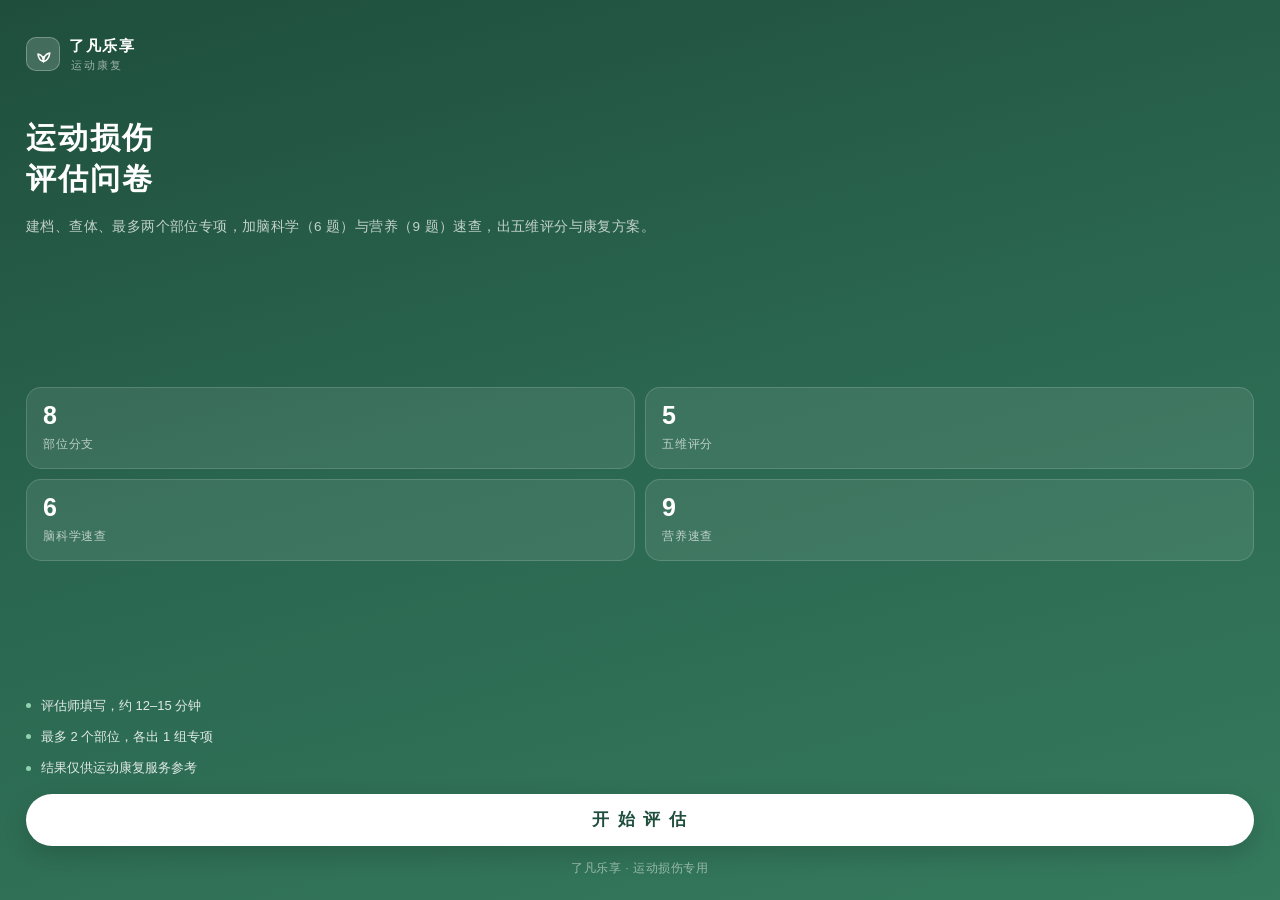
<file: injury-questionnaire.html>
<!DOCTYPE html>
<html lang="zh-CN">
<head>
<meta charset="UTF-8">
<meta name="viewport" content="width=device-width,initial-scale=1,maximum-scale=1,user-scalable=no,viewport-fit=cover">
<meta name="theme-color" content="#1F4E3D">
<title>了凡乐享 · 运动损伤评估</title>
<style>
  *{margin:0;padding:0;box-sizing:border-box;-webkit-tap-highlight-color:transparent}
  :root{
    --green:#1F4E3D; --green-2:#2E7D5B; --green-3:#4F9E78;
    --mint:#EDF3EF; --bg:#F3F5F3; --line:#E3E8E4;
    --text:#22302A; --text-2:#5D6B64; --text-3:#93A09A;
    --amber:#B4791F; --red:#B4453C; --radius:16px;
  }
  html,body{height:100%}
  body{font-family:-apple-system,BlinkMacSystemFont,"PingFang SC","Hiragino Sans GB","Microsoft YaHei",sans-serif;
    background:var(--bg);color:var(--text);font-size:15px;line-height:1.55;overflow:hidden}
  #app{height:100%;display:flex;flex-direction:column;position:relative}
  .screen{position:absolute;inset:0;display:flex;flex-direction:column;background:var(--bg);
    opacity:0;pointer-events:none;transition:opacity .22s ease}
  .screen.on{opacity:1;pointer-events:auto}

  #cover{background:linear-gradient(165deg,#1F4E3D 0%,#2A6650 46%,#357A5D 100%)}
  #cover .cover-inner{flex:1;display:flex;flex-direction:column;padding:0 26px;overflow-y:auto}
  .brand{display:flex;align-items:center;gap:9px;padding-top:34px}
  .brand-mark{width:34px;height:34px;border-radius:10px;background:rgba(255,255,255,.16);
    display:grid;place-items:center;border:1px solid rgba(255,255,255,.28)}
  .brand-mark svg{width:19px;height:19px;stroke:#fff;fill:none;stroke-width:1.9;stroke-linecap:round;stroke-linejoin:round}
  .brand-name{color:#fff;font-size:15px;font-weight:600;letter-spacing:1.5px}
  .brand-sub{color:rgba(255,255,255,.55);font-size:11px;letter-spacing:2px;margin-left:2px}
  .cover-title{margin-top:44px;color:#fff;font-size:30px;font-weight:700;letter-spacing:2px;line-height:1.35}
  .cover-title span{display:block;font-size:30px}
  .cover-desc{margin-top:16px;color:rgba(255,255,255,.72);font-size:13.5px;line-height:1.85;letter-spacing:.4px}
  .cover-mid{flex:1;display:flex;align-items:center;padding:18px 0 6px}
  .cover-dims{display:grid;grid-template-columns:1fr 1fr;gap:10px;width:100%}
  .dim{background:rgba(255,255,255,.085);border:1px solid rgba(255,255,255,.15);border-radius:15px;padding:15px 16px 14px}
  .dim-n{font-size:25px;font-weight:700;color:#fff;line-height:1;letter-spacing:-.5px}
  .dim-t{font-size:12px;color:rgba(255,255,255,.66);margin-top:7px;letter-spacing:.8px}
  .cover-meta{display:flex;flex-direction:column;gap:11px;padding-bottom:16px}
  .cover-meta-item{display:flex;align-items:center;gap:10px;color:rgba(255,255,255,.85);font-size:13px}
  .dot{width:5px;height:5px;border-radius:50%;background:#8FD3AE;flex:0 0 auto}
  .cover-foot{padding:0 26px calc(env(safe-area-inset-bottom) + 22px)}
  .btn-start{width:100%;height:52px;border:none;border-radius:26px;background:#fff;color:var(--green);
    font-size:16.5px;font-weight:600;letter-spacing:2px;font-family:inherit;box-shadow:0 8px 24px rgba(0,0,0,.16);cursor:pointer}
  .cover-note{margin-top:14px;text-align:center;color:rgba(255,255,255,.5);font-size:11.5px;letter-spacing:.6px}

  .topbar{flex:0 0 auto;background:#fff;padding-top:env(safe-area-inset-top);box-shadow:0 1px 0 var(--line);position:relative;z-index:5}
  .topbar-row{height:52px;display:flex;align-items:center;padding:0 10px 0 6px}
  .btn-back{width:40px;height:40px;border:none;background:none;display:grid;place-items:center;cursor:pointer}
  .btn-back svg{width:11px;height:19px;stroke:var(--text);fill:none;stroke-width:2.1;stroke-linecap:round;stroke-linejoin:round}
  .topbar-title{flex:1;text-align:center;font-size:16px;font-weight:600;letter-spacing:.5px}
  .topbar-right{width:44px;text-align:right;font-size:12.5px;color:var(--text-3);padding-right:8px}
  .progress-wrap{height:3px;background:var(--mint)}
  .progress-bar{height:100%;width:0;background:linear-gradient(90deg,var(--green-2),var(--green-3));transition:width .3s ease}

  .content{flex:1;overflow-y:auto;-webkit-overflow-scrolling:touch;padding:14px 13px 118px}
  .step-head{margin:2px 3px 14px}
  .step-idx{font-size:11.5px;color:var(--green-3);letter-spacing:2px;font-weight:600}
  .step-title{font-size:20px;font-weight:700;letter-spacing:1px;margin-top:5px}
  .step-desc{font-size:12.5px;color:var(--text-2);margin-top:7px;line-height:1.7}

  .card{background:#fff;border-radius:var(--radius);padding:15px 14px 5px;box-shadow:0 1px 3px rgba(31,78,61,.05);margin-bottom:11px}
  .q{padding:3px 0 13px;border-bottom:1px solid #F1F4F2}
  .q:last-child{border-bottom:none}
  .q-label{font-size:14.5px;font-weight:600;letter-spacing:.3px}
  .q-hint{font-size:11.5px;color:var(--text-3);margin-top:4px;line-height:1.6}
  .opts{display:grid;grid-template-columns:1fr 1fr;gap:7px;margin-top:11px}
  .opt{border:1.4px solid var(--line);background:#fff;color:var(--text-2);padding:10px 8px;border-radius:10px;
    font-size:13.5px;font-family:inherit;letter-spacing:.3px;cursor:pointer;transition:all .16s ease;line-height:1.32;
    text-align:center;overflow:hidden;white-space:normal;word-break:break-word;height:auto;min-height:42px;
    display:flex;align-items:center;justify-content:center}
  .opt.sel{background:var(--green);border-color:var(--green);color:#fff;font-weight:600;box-shadow:0 3px 10px rgba(31,78,61,.2)}
  .opt.small{padding:8px 6px;font-size:12.5px;min-height:40px}
  .opt.noneopt{border-style:dashed;color:var(--text-3)}
  .inp{width:100%;margin-top:11px;height:46px;border:1.4px solid var(--line);border-radius:10px;padding:0 13px;
    font-size:14.5px;font-family:inherit;color:var(--text);background:#FCFDFC}
  .inp:focus{outline:none;border-color:var(--green-3);background:#fff}
  textarea.inp{height:auto;min-height:74px;padding:11px 13px;line-height:1.6;resize:none}

  .scale{margin-top:14px;padding:0 2px}
  .scale-top{display:flex;align-items:flex-end;justify-content:space-between;margin-bottom:5px}
  .scale-val{font-size:29px;font-weight:700;color:var(--green);line-height:1;letter-spacing:-.5px}
  .scale-val small{font-size:12px;font-weight:500;color:var(--text-3);margin-left:4px;letter-spacing:0}
  .scale-tip{font-size:11.5px;color:var(--text-3);padding-bottom:3px}
  input[type=range]{-webkit-appearance:none;width:100%;height:26px;background:none;cursor:pointer}
  input[type=range]::-webkit-slider-runnable-track{height:6px;border-radius:3px;background:linear-gradient(90deg,#D9E6DD,#B7D2C4)}
  input[type=range]::-webkit-slider-thumb{-webkit-appearance:none;width:24px;height:24px;border-radius:50%;
    background:#fff;border:2.5px solid var(--green);margin-top:-9px;box-shadow:0 2px 6px rgba(31,78,61,.28)}
  .scale-ends{display:flex;justify-content:space-between;font-size:11px;color:var(--text-3);margin-top:-2px}

  .grid{margin-top:9px}
  .grid-head{display:flex;align-items:center;padding:0 0 7px;border-bottom:1px solid #F0F3F1}
  .grid-head .gn{flex:1;font-size:11px;color:var(--text-3);letter-spacing:.5px}
  .grid-head .gc{font-size:11px;color:var(--text-3);text-align:center;letter-spacing:.3px}
  .grid-row{display:flex;align-items:center;padding:7px 0;border-bottom:1px solid #F6F8F7}
  .grid-row:last-child{border-bottom:none}
  .grid-row .gn{flex:1;font-size:13.5px;color:var(--text);letter-spacing:.2px;padding-right:6px;line-height:1.35}
  .grid-row .gc{display:flex;justify-content:flex-end;gap:4px}
  .cell{width:44px;height:32px;border:1.3px solid var(--line);border-radius:8px;background:#fff;font-size:12px;
    color:var(--text-2);font-family:inherit;cursor:pointer;transition:all .14s ease;display:grid;place-items:center;padding:0}
  .cell.sel{background:var(--green);border-color:var(--green);color:#fff;font-weight:600}
  .cell.warn.sel{background:var(--amber);border-color:var(--amber)}
  .cell.bad.sel{background:var(--red);border-color:var(--red)}
  .cell.mild.sel{background:#E9F1EC;border-color:#BFD5C6;color:var(--green);font-weight:600}

  .footer{position:absolute;left:0;right:0;bottom:0;background:rgba(255,255,255,.97);backdrop-filter:blur(10px);
    box-shadow:0 -1px 0 var(--line);padding:11px 13px calc(env(safe-area-inset-bottom) + 11px);display:flex;gap:10px;z-index:10}
  .btn{height:49px;border-radius:13px;border:none;font-family:inherit;font-size:15.5px;font-weight:600;
    letter-spacing:1.5px;cursor:pointer;transition:transform .12s ease}
  .btn:active{transform:scale(.98)}
  .btn-primary{flex:1;background:var(--green);color:#fff;box-shadow:0 4px 14px rgba(31,78,61,.22)}
  .btn-ghost{flex:0 0 96px;background:var(--mint);color:var(--green)}

  #result{background:var(--bg)}
  #result .content{padding-bottom:140px}
  .res-hero{background:linear-gradient(160deg,#1F4E3D,#2E7D5B);border-radius:20px;padding:20px 20px 22px;color:#fff;
    margin-bottom:12px;position:relative;overflow:hidden}
  .res-hero::after{content:"";position:absolute;right:-38px;top:-38px;width:150px;height:150px;border-radius:50%;
    background:rgba(255,255,255,.055)}
  .res-hero-label{font-size:11.5px;letter-spacing:2.5px;color:rgba(255,255,255,.62)}
  .res-hero-name{font-size:13.5px;color:rgba(255,255,255,.85);margin-top:9px;letter-spacing:.4px}
  .res-grade{display:flex;align-items:center;gap:9px;margin-top:8px}
  .grade-dot{width:11px;height:11px;border-radius:50%;flex:0 0 auto;box-shadow:0 0 0 4px rgba(255,255,255,.12)}
  .res-level{font-size:23px;font-weight:700;letter-spacing:1.2px;white-space:nowrap}
  .res-score{margin-left:auto;font-size:12.5px;color:rgba(255,255,255,.7);white-space:nowrap}
  .res-level-sub{font-size:12.5px;color:rgba(255,255,255,.72);margin-top:9px;line-height:1.7}
  .res-metrics{display:flex;gap:9px;margin-bottom:12px}
  .metric{flex:1;background:#fff;border-radius:14px;padding:13px 8px;text-align:center;box-shadow:0 1px 3px rgba(31,78,61,.05)}
  .metric-v{font-size:20px;font-weight:700;color:var(--green);line-height:1.1;letter-spacing:-.3px}
  .metric-v small{font-size:11px;font-weight:500;color:var(--text-3);margin-left:1px}
  .metric-k{font-size:11px;color:var(--text-3);margin-top:5px;letter-spacing:.3px}
  .metric.flag .metric-v{color:var(--amber)}
  .sec-title{font-size:13px;font-weight:700;color:var(--text);letter-spacing:1px;margin:18px 4px 9px;
    display:flex;align-items:center;gap:7px}
  .sec-title::before{content:"";width:3px;height:13px;border-radius:2px;background:var(--green-3)}
  .sec-title span{font-weight:500;color:var(--text-3);font-size:11.5px;letter-spacing:0;margin-left:2px}
  .tag-wrap{display:flex;flex-wrap:wrap;gap:7px}
  .tag{background:#fff;border:1.3px solid #DCE9E1;color:var(--green);border-radius:9px;padding:7px 12px;
    font-size:12.5px;letter-spacing:.3px}
  .tag.plain{border-color:var(--line);color:var(--text-2)}
  .tag.bad{border-color:#EEDCBF;color:var(--amber);background:#FDFAF3}
  .opt.sel[data-g="0"],.cell.sel[data-g="0"]{background:var(--green);border-color:var(--green)}
  .opt.sel[data-g="1"],.cell.sel[data-g="1"]{background:var(--amber);border-color:var(--amber)}
  .opt.sel[data-g="2"],.cell.sel[data-g="2"]{background:var(--red);border-color:var(--red)}
  .q-note{font-size:12px;color:var(--text-3);line-height:1.75;margin:9px 2px 0;
    padding:9px 11px;background:#F7FAF8;border-radius:9px}
  .gn .clue{display:block;font-style:normal;font-size:10.5px;color:var(--text-3);
    line-height:1.5;margin-top:2px}
  .tri{display:flex;gap:8px;margin-bottom:10px}
  .tri-cell{flex:1;background:#fff;border-radius:12px;padding:11px 4px;text-align:center;
    box-shadow:0 1px 3px rgba(31,78,61,.05)}
  .tri-n{font-size:20px;font-weight:700;line-height:1.1;letter-spacing:-.3px}
  .tri-n.g0{color:#3E8E63}.tri-n.g1{color:#B4791F}.tri-n.g2{color:#B4453C}
  .tri-t{font-size:10.5px;color:var(--text-3);margin-top:5px;letter-spacing:.2px}
  .lv{display:inline-block;margin-left:7px;font-size:10.5px;line-height:1.6;padding:0 6px;
    border-radius:5px;border:1px solid;white-space:nowrap;vertical-align:1px}
  .lv.g0{color:#3E8E63;border-color:#D5EADF;background:#F4FAF7}
  .lv.g1{color:#8A6420;border-color:#F0E4CB;background:#FBF6EC}
  .lv.g2{color:#B4453C;border-color:#F0D5D1;background:#FDF4F3}
  .lv.gn{color:var(--text-3);border-color:var(--line);background:#FAFBFA}
  .area-list{display:flex;flex-direction:column;gap:8px}
  .area-item{background:#fff;border-radius:12px;padding:12px 14px;display:flex;align-items:center;gap:11px;
    box-shadow:0 1px 3px rgba(31,78,61,.05)}
  .area-idx{width:23px;height:23px;border-radius:7px;background:var(--mint);color:var(--green);font-size:12px;
    font-weight:700;display:grid;place-items:center;flex:0 0 auto}
  .area-txt{font-size:13.5px;letter-spacing:.2px;line-height:1.45}
  .area-badge{margin-left:auto;font-size:11px;color:var(--text-3);flex:0 0 auto}
  .dim-box{background:#fff;border-radius:14px;padding:13px 14px;box-shadow:0 1px 3px rgba(31,78,61,.05)}
  .dim-row{display:flex;align-items:center;gap:10px;padding:7px 0;border-bottom:1px solid #F4F7F5}
  .dim-row:last-child{border-bottom:none}
  .dim-k{flex:0 0 92px;font-size:12.5px;color:var(--text-2)}
  .dim-dots{display:flex;gap:4px;flex:1}
  .dim-dot{flex:1;height:7px;border-radius:4px;background:#EDF1EE}
  .dim-dot.on{background:var(--green-3)}
  .dim-dot.hot{background:var(--amber)}
  .dim-v{flex:0 0 22px;text-align:right;font-size:12px;font-weight:700;color:var(--green)}
  .plan{background:#fff;border-radius:14px;padding:4px 14px;box-shadow:0 1px 3px rgba(31,78,61,.05)}
  .plan-row{padding:12px 0;border-bottom:1px solid #F2F5F3;display:flex;gap:11px}
  .plan-row:last-child{border-bottom:none}
  .plan-k{flex:0 0 74px;font-size:12.5px;font-weight:700;color:var(--green);letter-spacing:.3px;padding-top:1px}
  .plan-v{flex:1;font-size:13px;color:var(--text-2);line-height:1.7}
  .plan-cap{font-size:11.5px;color:var(--text-3);margin:-2px 4px 7px;line-height:1.6}
  .notice{background:#FBF6EC;border:1px solid #F0E4CB;border-radius:12px;padding:12px 14px;font-size:12.5px;
    color:#8A6420;line-height:1.7;margin-top:12px}
  .notice b{font-weight:700}
  .res-foot{display:flex;gap:9px;margin-top:16px}
  .res-foot .btn{flex:1;height:46px;font-size:14px;letter-spacing:.8px}
  .btn-line{background:#fff;color:var(--text-2);border:1.4px solid var(--line)}
  .sign{text-align:center;font-size:11px;color:var(--text-3);margin-top:20px;letter-spacing:.6px;line-height:1.8}
  .toast{position:fixed;left:50%;bottom:96px;transform:translate(-50%,14px);background:rgba(28,42,36,.93);color:#fff;
    font-size:13px;padding:10px 20px;border-radius:22px;opacity:0;transition:all .26s ease;pointer-events:none;z-index:99;
    letter-spacing:.4px;max-width:80vw;text-align:center}
  .toast.on{opacity:1;transform:translate(-50%,0)}
</style>
</head>
<body>
<div id="app">

  <section class="screen on" id="cover">
    <div class="cover-inner">
      <div class="brand">
        <div class="brand-mark">
          <svg viewBox="0 0 24 24"><path d="M12 21c0-6 3-10 8-11-1 7-4 10-8 11z"/><path d="M12 21c0-5-2.5-8.5-7-9.5.8 6 3.6 8.6 7 9.5z"/><path d="M12 21v-6"/></svg>
        </div>
        <div>
          <div class="brand-name">了凡乐享</div>
          <div class="brand-sub">运动康复</div>
        </div>
      </div>
      <div class="cover-title"><span>运动损伤</span><span>评估问卷</span></div>
      <div class="cover-desc">建档、查体、最多两个部位专项，加脑科学（6 题）与营养（9 题）速查，出五维评分与康复方案。</div>
      <div class="cover-mid">
        <div class="cover-dims">
          <div class="dim"><div class="dim-n">8</div><div class="dim-t">部位分支</div></div>
          <div class="dim"><div class="dim-n">5</div><div class="dim-t">五维评分</div></div>
          <div class="dim"><div class="dim-n">6</div><div class="dim-t">脑科学速查</div></div>
          <div class="dim"><div class="dim-n">9</div><div class="dim-t">营养速查</div></div>
        </div>
      </div>
      <div class="cover-meta">
        <div class="cover-meta-item"><span class="dot"></span>评估师填写，约 12–15 分钟</div>
        <div class="cover-meta-item"><span class="dot"></span>最多 2 个部位，各出 1 组专项</div>
        <div class="cover-meta-item"><span class="dot"></span>结果仅供运动康复服务参考</div>
      </div>
    </div>
    <div class="cover-foot">
      <button class="btn-start" id="btnStart">开 始 评 估</button>
      <div class="cover-note">了凡乐享 · 运动损伤专用</div>
    </div>
  </section>

  <section class="screen" id="survey">
    <div class="topbar">
      <div class="topbar-row">
        <button class="btn-back" id="btnBack">
          <svg viewBox="0 0 12 20"><path d="M10 2L2 10l8 8"/></svg>
        </button>
        <div class="topbar-title" id="barTitle">A 建档</div>
        <div class="topbar-right" id="barStep">1/11</div>
      </div>
      <div class="progress-wrap"><div class="progress-bar" id="barFill"></div></div>
    </div>
    <div class="content" id="content"></div>
    <div class="footer">
      <button class="btn btn-ghost" id="btnPrev">上一步</button>
      <button class="btn btn-primary" id="btnNext">下一步</button>
    </div>
  </section>

  <section class="screen" id="result">
    <div class="topbar">
      <div class="topbar-row">
        <button class="btn-back" id="btnBack2">
          <svg viewBox="0 0 12 20"><path d="M10 2L2 10l8 8"/></svg>
        </button>
        <div class="topbar-title">评估结果</div>
        <div class="topbar-right"></div>
      </div>
    </div>
    <div class="content" id="resultContent"></div>
  </section>

  <div class="toast" id="toast"></div>
</div>

<script>
/* ================= 部位分支（对应量表第五章 G 组） ================= */
const PARTS = ['肩','颈 / 上背','肘 / 腕 / 手','腰 / 骶 / 骨盆','髋 / 腹股沟','膝','踝 / 足','肌肉拉伤 / 软组织'];

/* 本次选中的部位（按 E1 点选顺序，最多 2 个） */
const picks = () => {
  const v = (typeof ans !== 'undefined' && ans) ? ans.e1 : null;
  const arr = Array.isArray(v) ? v : (v ? [v] : []);
  return arr.filter(p=>PARTS.includes(p));
};

const GB = {
  '肩': {
    code:'G-S',
    screen:[
      {k:'GS1', t:'GS1 骨性筛查（锁骨 / 肱骨近端）', bone:true,
       opts:['局部叩击痛阳性','搭肩试验（肩锁关节）阳性'], none:'阴性'},
      {k:'GS2', t:'GS2 颈椎与上肢神经血管筛查', nerve:true,
       opts:['Spurling 试验阳性','臂丛牵拉试验阳性','Adson 试验阳性','Wright 试验阳性'], none:'阴性'},
      {k:'GS6', t:'GS6 肩袖与肩峰下',
       opts:['Neer 试验阳性','Hawkins-Kennedy 试验阳性','Jobe（空罐）试验阳性','Lift-off 试验阳性','Speed 试验阳性','Yergason 试验阳性','Apprehension 试验阳性'], none:'阴性'}
    ],
    single:[
      {k:'GS3', t:'GS3 肱骨头位置', opts:['正常','前移'], bad:['前移']},
      {k:'GS4', t:'GS4 胸小肌延展性', opts:['正常','紧张'], bad:['紧张']},
      {k:'GS5', t:'GS5 肩胛骨运动', opts:['正常','异常'], bad:['异常']}
    ],
    rom:['前屈','后伸','外展','内收','内旋','外旋','水平外展','水平内收'],
    str:['前屈','后伸','外展','外旋','内旋']
  },
  '颈 / 上背': {
    code:'G-N',
    screen:[
      {k:'GN1', t:'GN1 颈椎专项筛查', nerve:true,
       opts:['Hoffmann 征阳性','Babinski 征阳性','Spurling 试验阳性','椎间孔分离试验阳性','臂丛牵拉试验阳性','Adson 试验阳性','Wright 试验阳性','椎动脉试验阳性（转头后眩晕）'], none:'阴性'}
    ],
    single:[
      {k:'GN3', t:'GN3 关节联动', opts:['正常','胸椎伸展受限','胸椎屈曲受限','第一肋活动受限','肩胛胸壁异常'], bad:['胸椎伸展受限','胸椎屈曲受限','第一肋活动受限','肩胛胸壁异常']}
    ],
    rom:['前屈','后伸','左侧屈','右侧屈','左旋转','右旋转'],
    str:['C5 肱二头肌','C6 肱桡肌','C7 肱三头肌']
  },
  '肘 / 腕 / 手': {
    code:'G-E',
    screen:[
      {k:'GE1', t:'GE1 肘腕专项筛查',
       opts:['Cozen 试验阳性（外上髁）','Mill 征阳性','Golfer 肘试验阳性（内上髁）','Tinel 征阳性（肘部）','Tinel 征阳性（腕部）','内翻应力试验阳性','外翻应力试验阳性','Phalen 试验阳性','腕挤压试验阳性'], none:'阴性'},
      {k:'GE6', t:'GE6 神经卡压点', opts:['斜角肌间隙','肋锁间隙','胸小肌下','四边孔','桡神经沟','肘管','旋前圆肌（Frohse 弓）','桡管','腕管','Guyon 管（尺管）'], none:'无'}
    ],
    single:[
      {k:'GE2', t:'GE2 桡骨头活动', opts:['正常','受限'], bad:['受限']}
    ],
    rom:['肘屈','肘伸','肘旋前','肘旋后','腕背伸','腕屈曲','腕尺偏','腕桡偏'],
    str:['肘屈','肘伸','肘旋前','肘旋后','腕背伸','腕屈曲']
  },
  '腰 / 骶 / 骨盆': {
    code:'G-L',
    screen:[
      {k:'GL4', t:'GL4 腰骶专项筛查', nerve:true,
       opts:['膝反射减弱','踝反射减弱','直腿抬高试验（SLR）阳性','Slump 试验阳性','局部叩击痛阳性','Valsalva 试验阳性','Kemp 试验阳性','托马斯试验阳性','骨盆分离 / 挤压试验阳性'], none:'阴性'}
    ],
    single:[
      {k:'GL2', t:'GL2 骶髂关节（髂骨）位置', opts:['正常','AS（前旋）','PI（后旋）','IN（内翻）','EX（外翻）'], bad:['AS（前旋）','PI（后旋）','IN（内翻）','EX（外翻）']},
      {k:'GL3', t:'GL3 骶骨点头 / 抬头', opts:['正常','点头（nutation）','抬头（counternutation）'], bad:['点头（nutation）','抬头（counternutation）']}
    ],
    rom:['腰椎屈曲','左侧屈','右侧屈','左旋转','右旋转','伸展'],
    str:['L1–2 屈髋','L3 伸膝','L4 踝背伸内翻','L5 大踇趾伸直','S1 踝跖屈外翻','S2 屈膝']
  },
  '髋 / 腹股沟': {
    code:'G-H',
    screen:[
      {k:'GH1', t:'GH1 髋专项筛查',
       opts:['FADIR（前侧挤压）试验阳性','FABER（4 字）试验阳性','托马斯试验阳性','跟臀（Ely）试验阳性','梨状肌试验阳性','直腿抬高试验阳性','髂胫束挛缩（Ober）试验阳性','臀深部张力增高'], none:'阴性'}
    ],
    single:[
      {k:'GH2', t:'GH2 骶髂关节位置', opts:['正常','AS（前旋）','PI（后旋）','IN（内翻）','EX（外翻）'], bad:['AS（前旋）','PI（后旋）','IN（内翻）','EX（外翻）']},
      {k:'GH8', t:'GH8 弹响', opts:['无','有'], bad:['有']}
    ],
    rom:['屈曲','后伸','内收','外展','内旋','外旋'],
    str:['屈曲','后伸','内收','外展','内旋','外旋']
  },
  '膝': {
    code:'G-K',
    screen:[
      {k:'GK1', t:'GK1 髌骨与关节',
       opts:['浮髌试验阳性','髌骨恐惧试验阳性','髌骨研磨试验阳性','低位髌骨（<0.8）','高位髌骨（>1.2）'], none:'阴性'},
      {k:'GK2', t:'GK2 半月板',
       opts:['McMurray 试验阳性','Apley 研磨试验阳性','关节线压痛阳性'], none:'阴性'},
      {k:'GK3', t:'GK3 韧带稳定性',
       opts:['前抽屉试验阳性','Lachman 试验阳性','后抽屉试验阳性','外翻应力试验阳性（伸直位）','外翻应力试验阳性（屈膝 30°）','内翻应力试验阳性'], none:'阴性'},
      {k:'GK4', t:'GK4 其他',
       opts:['Noble（髂胫束压迫）试验阳性','托马斯试验阳性','内侧皱襞挤压试验阳性'], none:'阴性'}
    ],
    single:[
      {k:'GK5', t:'GK5 附属活动', opts:['正常','受限'], bad:['受限']},
      {k:'GK9', t:'GK9 弹响与膝后侧张力', opts:['无弹响','有弹响','膝后侧紧张'], bad:['有弹响','膝后侧紧张']}
    ],
    rom:['髌骨活动','屈曲','伸直','内旋','外旋'],
    str:['伸膝 0°','伸膝 30°','伸膝 90°','屈膝 90°','外展','屈髋']
  },
  '踝 / 足': {
    code:'G-A',
    screen:[
      {k:'GA1', t:'GA1 踝部骨性筛查（Ottawa 标准）', bone:true,
       opts:['内踝 / 外踝后缘 6cm 叩击痛阳性','第五跖骨基底压痛阳性','舟骨压痛阳性','长骨挤压试验阳性'], none:'阴性'},
      {k:'GA2', t:'GA2 韧带稳定性',
       opts:['前抽屉试验阳性','内翻应力（距骨倾斜）试验阳性','外翻应力试验阳性','Kleiger 试验阳性'], none:'阴性'}
    ],
    single:[
      {k:'GA3', t:'GA3 距骨横向活动', opts:['正常','活动增大'], bad:['活动增大']},
      {k:'GA6', t:'GA6 屈膝顶墙（负重背伸）', opts:['不受限','受限'], bad:['受限']}
    ],
    rom:['跖屈','背伸','外翻','内翻'],
    str:['背伸','跖屈','内翻','外翻']
  },
  '肌肉拉伤 / 软组织': {
    code:'G-T',
    screen:[],
    single:[
      {k:'GT1', t:'GT1 拉伤部位', opts:['大腿后侧','大腿前侧','小腿后侧','大腿内侧','臀部','腰侧','肩袖','胸前','腹侧'], bad:[]},
      {k:'GT2', t:'GT2 拉伤程度', grade3:true, opts:['I 度（轻度）','II 度（中度，力量下降）','III 度（重度，可触及凹陷）'], bad:['II 度（中度，力量下降）','III 度（重度，可触及凹陷）']},
      {k:'GT3', t:'GT3 拉伤次数', opts:['首次','第二次','多次（≥3 次）'], bad:['多次（≥3 次）']}
    ],
    rom:[],
    str:['按压 VAS','被动活动 VAS','主动活动 VAS']
  }
};

/* ================= K 脑科学速查（6 题 · 三级判定 0/1/2） =================
   0 = 未见异常　1 = 建议观察　2 = 建议深评 */
const K_QUESTIONS = [
  {k:'kb1', area:'前庭系统', t:'是否晕车？', opts:[
    {v:'从来不晕', g:0}, {v:'偶尔晕车', g:1},
    {v:'经常晕车', g:2}, {v:'平常不晕，处理文字信息时晕', g:2}
  ]},
  {k:'kb2', area:'小脑', t:'是否喜欢吃面食？（饮食偏好）', opts:[
    {v:'每天吃', g:0}, {v:'一周 3~5 次', g:1},
    {v:'偶尔吃', g:1}, {v:'几乎不吃', g:2}
  ]},
  {k:'kb3', area:'小脑', t:'膝跳反射观察（现场检查）', hint:'钟摆样反射（矢状面 / 划圈）是小脑抑制功能的重要检出体征。', opts:[
    {v:'反射正常', g:0}, {v:'反射难引出', g:1},
    {v:'反射亢进', g:2}, {v:'有矢状面钟摆现象', g:2}, {v:'有划圈钟摆现象', g:2}
  ]},
  {k:'kb4', area:'脑干', t:'面部对称情况（大小脸）', opts:[
    {v:'两边一样大', g:0}, {v:'右边大、左边小', g:1}, {v:'左边大、右边小', g:1}
  ]}
];

/* 第 5 题：基底节 · 膝跳反射下落，左右各一项 */
const KB5_ROWS = [
  {k:'kb5L', t:'左侧'},
  {k:'kb5R', t:'右侧'}
];
const KB5_OPTS = [{v:'正常下落', g:0}, {v:'下落有卡顿', g:2}];

/* 第 6 题：原始反射（可选评，16 岁以下必评估） */
const KB6_ROWS = [
  {k:'kb6a', t:'惊吓反射（Moro）', clue:'突然声响 / 晃动时易惊、张臂'},
  {k:'kb6b', t:'迷路反射（TLR）', clue:'抬头 / 低头时身体紧张、踮脚'},
  {k:'kb6c', t:'脊髓背反射（Spinal Galant）', clue:'背侧轻划会扭动、坐不住'},
  {k:'kb6d', t:'对称性颈反射（STNR）', clue:'爬行少、低头时姿势塌'},
  {k:'kb6e', t:'非对称性颈反射（ATNR）', clue:'头偏一侧、握笔过紧'}
];
const KB6_OPTS = ['未检出','疑似','明显','跳过'];

/* ================= 营养速查（9 题 / 三级判定） =================
   0 = 摄入良好　1 = 建议加强　2 = 缺口明显 */
const N_LEVEL = ['摄入良好','建议加强','缺口明显'];

const N_QUESTIONS = [
  {k:'nh1', area:'蛋白质', t:'肉、蛋、奶、豆制品的摄入情况（掌心大小 ≈ 一份）',
   hint:'运动人群每公斤体重每天约需 1.2~2g 蛋白质，建议每餐都有一份。',
   opts:[{v:'每餐都有一份蛋白质', g:0}, {v:'每天 1~2 餐有', g:1}, {v:'经常缺或不吃', g:2}]},
  {k:'nh2', area:'碳水', t:'训练日的主食安排',
   hint:'碳水是训练的「燃料」，长期缺碳水会掉力量、影响恢复。',
   opts:[{v:'每餐有主食，训练前后会加', g:0}, {v:'只在正餐吃主食', g:1}, {v:'减脂期基本不吃主食', g:2}]},
  {k:'nh3', area:'早餐', t:'每天的早餐情况',
   hint:'早餐决定上午的训练状态与注意力，蛋白质 + 主食是基本盘。',
   opts:[{v:'每天吃，含蛋白质 + 主食', g:0}, {v:'随便吃点或偶尔不吃', g:1}, {v:'经常不吃早餐', g:2}]},
  {k:'nh4', area:'蔬果', t:'蔬果摄入量',
   hint:'蔬菜半斤 + 水果 1 个拳头 ≈ 每天推荐量；维 C、叶酸、钾和纤维主要来自蔬果。',
   opts:[{v:'每天量基本够', g:0}, {v:'有吃但不到量', g:1}, {v:'很少吃蔬果', g:2}]},
  {k:'nh5', area:'水分', t:'日常与运动中的喝水习惯',
   hint:'缺水 2% 体重就会明显影响运动表现；运动中每 15~20 分钟补 100~200ml。',
   opts:[{v:'每天 1500~2000ml，运动中规律补', g:0}, {v:'渴了才喝', g:1}, {v:'喝得很少或用饮料代替', g:2}]},
  {k:'nh6', area:'恢复窗口', t:'训练后 30~60 分钟内的营养补充',
   hint:'训练后是吸收黄金窗口，碳水 + 蛋白（如香蕉 + 牛奶）促进恢复。',
   opts:[{v:'及时补碳水 + 蛋白', g:0}, {v:'随缘吃点', g:1}, {v:'运动后基本不补', g:2}]},
  {k:'nh7', area:'微量元素', t:'奶制品、海产、坚果的出现频率',
   hint:'奶制品补钙、海产补锌、坚果补维 E，均与肌肉和神经恢复相关。',
   opts:[{v:'每天有奶，每周有海产和坚果', g:0}, {v:'偶尔有', g:1}, {v:'基本没有', g:2}]},
  {k:'nh8', area:'优质脂肪酸', t:'富含 Omega-3 食物的出现频率',
   hint:'深海鱼（三文鱼 / 鲈鱼 / 沙丁鱼）、亚麻籽、核桃、鱼油；建议每周 2~3 次深海鱼，或每天补 EPA+DHA 约 250~500mg。',
   opts:[{v:'每周 2~3 次深海鱼或规律吃鱼油', g:0}, {v:'偶尔吃，一周不到 1 次', g:1}, {v:'基本不吃，也很少补充', g:2}]},
  {k:'nh9', area:'睡眠恢复', t:'每天的睡眠情况',
   hint:'生长激素在深睡眠分泌，睡不够吃再多也难恢复。',
   opts:[{v:'7~8 小时且规律', g:0}, {v:'6 小时左右或不规律', g:1}, {v:'经常熬夜', g:2}]}
];

/* ================= 分步结构 ================= */
const STEPS = [
  {code:'A', title:'建档与基本信息', desc:'先留个底。年龄 ≤16 岁会自动把原始反射列入必做。', blocks:[
    {type:'fields', items:[
      {k:'client', t:'A1 姓名', ph:'请输入姓名'},
      {k:'age', t:'A3 年龄', ph:'岁'},
      {k:'heightCm', t:'身高（cm）', ph:'请输入身高', inputType:'number', step:'0.1'},
      {k:'weightKg', t:'体重（kg）', ph:'请输入体重', inputType:'number', step:'0.1', bmiAfter:true},
      {k:'mri', t:'MRI 检查与结果', ph:'填写检查部位、日期或检查结果'},
      {k:'bodyFat', t:'体脂率（%）', ph:'请输入体脂率', inputType:'number', step:'0.1'},
      {k:'visceralFat', t:'内脏脂肪', ph:'请输入内脏脂肪数值', inputType:'number', step:'0.1'},
      {k:'tel', t:'A5 联系电话', ph:'选填'},
      {k:'assessor', t:'A11 评估师', ph:'填写人'},
      {k:'date', t:'A12 评估日期', ph:'如 2026.10.23'}
    ]},
    {type:'q', items:[
      {k:'a2', t:'A2 性别', type:'choice', opts:['男','女']},
      {k:'a6', t:'A6 职业与运动专项', type:'chips', opts:['久坐办公','体力劳动','学生','跑步','球类','力量训练','格斗','冰雪','舞蹈']},
      {k:'a7', t:'A7 每周训练频次', type:'choice', opts:['不运动','1–2 次','3–4 次','5 次以上']},
      {k:'a8', t:'A8 单次训练时长', type:'choice', opts:['小于 30 分钟','30–60 分钟','1–2 小时','大于 2 小时']},
      {k:'a9', t:'A9 惯用侧', type:'choice', opts:['右','左','双侧']}
    ]}
  ]},

  {code:'B', title:'困扰与身体状况', desc:'客户原话优先。这一组里的重点信号会直接影响结论分层。', blocks:[
    {type:'q', items:[
      {k:'b1', t:'B1 本次最困扰你的问题（客户原话）', type:'textarea', ph:'一句话，限 50 字'},
      {k:'b2', t:'B2 不适起始时间', type:'choice', opts:['小于 3 天','3–7 天','1–4 周','1–3 月','3–6 月','大于 6 月']},
      {k:'b3', t:'B3 出现方式', type:'choice', opts:['突然出现（有明确动作）','逐渐出现（说不清诱因）','手术后','反复出现']},
      {k:'b4', t:'B4 发生情境', type:'chips', opts:['扭转','落地','撞击','长期重复用力','姿势代偿','手术后','不清楚'], none:'不清楚'},
      {k:'b5', t:'B5 是否拍过片 / 做过检查', type:'choice', opts:['没做过','做过']},
      {k:'b5a', t:'B5a 检查结果', type:'text', ph:'如：磁共振提示半月板 II 度信号', when:a=>a.b5==='做过'},
      {k:'b6', t:'B6 同部位既往受伤次数', type:'choice', opts:['无','1 次','2 次','3 次以上']},
      {k:'b7', t:'B7 是否有过手术', type:'choice', opts:['无','有']},
      {k:'b7a', t:'B7a 手术部位与年份', type:'text', ph:'如：右膝前交叉韧带重建 2024', when:a=>a.b7==='有'},
      {k:'b8', t:'B8 长期身体状况', type:'chips', opts:['血压偏高','血糖偏高','心脏不适','免疫系统问题','骨密度偏低','有血栓情况','曾有重大疾病'], none:'均无'},
      {k:'b9', t:'B9 当前长期使用的产品', type:'choice', opts:['无','抗凝类产品','激素类产品','止痛类产品','其他']},
      {k:'b10', t:'B10 女性专项（男性跳过不填）', type:'choice', opts:['未孕','孕期','产后小于 6 月','产后 6–12 月']},
      {k:'b11', t:'B11 重点关注信号', type:'chips',
       opts:['不明原因体重下降','夜间静息时不适加重','不明原因发热','排便排尿控制变化','进行性力量下降','会阴区麻木','外伤后明显变形'],
       none:'以上均无', hint:'任一勾选 → 结论直接判红，建议先做联合检查'}
    ]}
  ]},

  {code:'C', title:'不适矩阵', desc:'四个场景各给一个 0–10，取最高值算不适负荷。', blocks:[
    {type:'q', items:[
      {k:'c0', t:'C0 目前是否存在不适', type:'choice', opts:['有','无']},
      {k:'cArea', t:'不适部位（最多写 3 个）', type:'text', ph:'如：右膝前侧、右臀', when:a=>a.c0!=='无'},
      {k:'c1v', t:'C1 静止时不适（0–10）', type:'scale', min:0, max:10, unit:'分', left:'无', right:'极重', when:a=>a.c0!=='无'},
      {k:'c2v', t:'C2 按压时不适（0–10）', type:'scale', min:0, max:10, unit:'分', left:'无', right:'极重', when:a=>a.c0!=='无'},
      {k:'c3v', t:'C3 日常生活最高不适（0–10）', type:'scale', min:0, max:10, unit:'分', left:'无', right:'极重', when:a=>a.c0!=='无'},
      {k:'c4v', t:'C4 运动专项最高不适（0–10）', type:'scale', min:0, max:10, unit:'分', left:'无', right:'极重', when:a=>a.c0!=='无'},
      {k:'c3', t:'C3 哪些日常动作会引起不适', type:'chips', opts:['站立','步行','上梯','下梯','蹲起','久坐','弯腰','穿衣','梳头','提物','拧毛巾','打字'], when:a=>a.c0!=='无'},
      {k:'c4', t:'C4 哪些运动动作会引起不适', type:'chips', opts:['跑步','跳起','落地','变向','投掷','挥拍','踢球','深蹲','硬拉','卧推'], when:a=>a.c0!=='无'},
      {k:'c5', t:'C5 不适的感觉类型', type:'chips', opts:['酸','刺','胀','撕裂感','牵拉感','发热感','麻木','电击感'], when:a=>a.c0!=='无'},
      {k:'c6', t:'C6 不适出现规律', type:'choice', opts:['仅活动中','活动后','持续存在','夜间加重'], when:a=>a.c0!=='无'}
    ]}
  ]},

  {code:'D', title:'康复目标', desc:'目标决定周期，也决定要不要解锁专项动作复现。', blocks:[
    {type:'q', items:[
      {k:'d1', t:'D1 康复目标档位', type:'choice', opts:['缓解不适','恢复日常生活','恢复低强度运动','恢复高强度竞技']},
      {k:'d2', t:'D2 期望周期', type:'choice', opts:['2 周内','1 个月','2–3 个月','无明确限制']},
      {k:'d3', t:'D3 每周可投入时间', type:'choice', opts:['小于 2 小时','2–4 小时','4–6 小时','大于 6 小时']},
      {k:'d4', t:'D4 执行能力自评', type:'choice', opts:['高（能每天做）','中（每周 3–4 次）','低（不确定）']},
      {k:'d5', t:'D5 比赛 / 考核节点', type:'choice', opts:['无','有']},
      {k:'d5a', t:'D5a 节点日期', type:'text', ph:'如 2026.11.08', when:a=>a.d5==='有'}
    ]}
  ]},

  {code:'E', title:'部位分流', desc:'最多选 2 个部位，按点选顺序决定后面出几组专项。', blocks:[
    {type:'q', items:[
      {k:'e1', t:'E1 本次主要评估部位（最多选 2 个）', type:'chips', max:2, opts:PARTS,
       hint:'按点选顺序排列：第 1 个对应专项 1，第 2 个对应专项 2'}
    ]}
  ]},

  {code:'F', title:'局部观察', desc:'每个选中部位各记一组：温度、周径、差值。', blocks:function(){
    const ps = picks(); const list = ps.length ? ps : ['膝']; const out = [];
    list.forEach((p,i)=>{
      out.push({type:'sub', t:'部位 '+(i+1)+'：'+p});
      const pts = Array.isArray(ans['f'+i+'_f2']) ? ans['f'+i+'_f2'] : [];
      out.push({type:'q', items:[
        {k:'f'+i+'_f1', t:'F1 局部温度（'+p+'）', type:'choice', opts:['正常','偏高','偏低']},
        {k:'f'+i+'_f2', t:'F2 周径测量点（可多选）', type:'chips', opts:['髌骨中点','髌骨上 5cm','髌骨上 10cm','髌骨上 20cm','内踝水平','小腿最粗处','上臂中点','前臂最粗处'], none:'以上均未测'}
      ]});
      pts.forEach((pt, j)=>{
        out.push({type:'sub', t:'　周径 '+(j+1)+'：'+pt});
        out.push({type:'q', items:[
          {k:'f'+i+'_f2L_'+pt, t:'左侧周径 cm', type:'text', ph:'如 36.5'},
          {k:'f'+i+'_f2R_'+pt, t:'右侧周径 cm', type:'text', ph:'如 38.2'}
        ]});
      });
      out.push({type:'q', items:[
        {k:'f'+i+'_f3', t:'F3 双侧周径差（'+p+'）', type:'choice', opts:['小于 1cm','1–2cm','大于 2cm','未测']}
      ]});
    });
    return out;
  }},

  {code:'G', title:'专项检查', desc:'按 E1 的点选顺序，选几个部位就答几组；未选中的部位不出现。', blocks:function(){
    const ps = picks(); const list = ps.length ? ps : ['膝']; const out = [];
    list.forEach((p,i)=>{
      const b = GB[p];
      out.push({type:'sub', t:'（'+(i+1)+'）'+b.code+'　'+p});
      b.screen.forEach(s=>{
        out.push({type:'q', items:[
          {k:'g'+i+'_'+s.k, t:s.t, type:'chips', opts:(s.opts.indexOf('未测')>=0?s.opts:s.opts.concat(['未测'])), none:s.none, hint:'未勾选任何一项 = 阴性'}
        ]});
      });
      b.single.forEach(s=>{
        out.push({type:'q', items:[
          {k:'g'+i+'_'+s.k, t:s.t, type:'choice', opts:(s.opts.indexOf('未测')>=0?s.opts:s.opts.concat(['未测']))}
        ]});
      });
      if(b.rom.length){
        out.push({type:'sub', t:'关节活动度（主动）'});
        out.push({type:'grid', key:'g'+i+'_rom', rows:b.rom.map(x=>({k:b.code+x, t:x})), cols:['正常','受限','未测'], bad:['受限']});
      }
      if(b.str.length){
        out.push({type:'sub', t:'肌力 / 反射'});
        out.push({type:'grid', key:'g'+i+'_str', rows:b.str.map(x=>({k:b.code+x, t:x})), cols:['正常','下降','未测'], bad:['下降']});
      }
      out.push({type:'q', items:[
        {k:'g'+i+'_note', t:'本节备注（对侧、弹响、代偿等）', type:'textarea', ph:'选填'}
      ]});
    });
    return out;
  }},

  {code:'H', title:'骨关节排列与体态', desc:'看站姿与力线；有侧弯才填分度。', blocks:[
    {type:'q', items:[
      {k:'h1', t:'H1 骨关节排列与体态', type:'chips',
       opts:['扁平足','跟骨内翻','跟骨外翻','踇外翻','X 型腿','O 型腿','内八','外八','膝过伸','骨盆前倾','骨盆后倾','骨盆侧倾','骨盆旋转','重心分布异常','脊柱侧弯'], none:'以上均无'},
      {k:'h2', t:'H2 侧弯分度', type:'choice', opts:['未测','小于 10°','10–20°','大于 20°'],
       when:a=>Array.isArray(a.h1)&&a.h1.includes('脊柱侧弯')}
    ]}
  ]},

  {code:'I-J', title:'动作与步态', desc:'按部位解锁上肢与下肢动作，下肢与躯干分支才做步态；做不了的项选「未测」。', blocks:function(){
      const ps = picks();
      const upper = ps.some(p=>['肩','颈 / 上背','肘 / 腕 / 手'].includes(p));
      const lower = ps.some(p=>['腰 / 骶 / 骨盆','髋 / 腹股沟','膝','踝 / 足'].includes(p));
      const blocks = [
        {type:'q', items:[
          {k:'i1l', t:'I1 单脚站（睁眼·平地）左', type:'choice', opts:['30 秒以上','20–30 秒','10–20 秒','10 秒以下','未测']},
          {k:'i1r', t:'I1 单脚站（睁眼·平地）右', type:'choice', opts:['30 秒以上','20–30 秒','10–20 秒','10 秒以下','未测']},
          {k:'i2l', t:'I2 单脚站（闭眼）左', type:'choice', opts:['15 秒以上','10–15 秒','5–10 秒','5 秒以下','未测']},
          {k:'i2r', t:'I2 单脚站（闭眼）右', type:'choice', opts:['15 秒以上','10–15 秒','5–10 秒','5 秒以下','未测']},
          {k:'i3', t:'I3 单脚站 10 秒稳定（足→躯干）', type:'choice', opts:['双侧都能','仅一侧能','都不能','未测']},
          {k:'i3a', t:'I3a 失稳环节', type:'chips', opts:['足踝控制','膝晃动','髋控制','躯干侧倾','上肢代偿','依赖视觉','未测'], none:'未测',
           when:a=>a.i3&&a.i3!=='双侧都能'&&a.i3!=='未测'},
          {k:'i4', t:'I4 双侧站立重心', type:'choice', opts:['居中','偏左','偏右','偏前','偏后','未测']},
          {k:'i5', t:'I5 步行重心', type:'choice', opts:['居中','偏左','偏右','偏前','偏后','未测']},
          {k:'i6', t:'I6 双侧下蹲', type:'chips', opts:['左侧塌陷','右侧塌陷','膝内扣','足外翻','躯干前倾','躯干侧倾','重心偏移','足跟抬起','不适'], none:['正常','未测']},
          {k:'i7', t:'I7 单侧下蹲', type:'chips', opts:['膝内扣','足外翻','躯干前倾','躯干侧倾','重心偏移','足跟抬起','不适'], none:['正常','未测']},
          {k:'i8', t:'I8 双脚跳跃摸高落地', type:'chips', opts:['落地声过大','落地不稳','膝内扣','足外翻','躯干失衡','不适'], none:['正常','未测']},
          {k:'i9', t:'I9 单脚跳跃落地', type:'chips', opts:['落地声过大','落地不稳','膝内扣','足外翻','下肢排列异常','不适'], none:['正常','未测']}
        ]}
      ];
      if(upper){
        blocks.push({type:'sub', t:'上肢解锁'});
        blocks.push({type:'q', items:[
          {k:'i10', t:'I10 墙壁天使', type:'chips', opts:['腰椎前凸','耸肩','屈肘','不适'], none:['正常','未测']},
          {k:'i11', t:'I11 四足跪撑', type:'chips', opts:['肘伸不直','腕背伸受限','塌腰','拱腰','耸肩','翼状肩','不适'], none:['正常','未测']},
          {k:'i12', t:'I12 靠墙肩屈', type:'chips', opts:['腰椎前凸','耸肩','屈肘','不适'], none:['正常','未测']}
        ]});
      }
      if(ans.d1==='恢复高强度竞技'){
        blocks.push({type:'q', items:[
          {k:'i13', t:'I13 专项动作复现', type:'text', ph:'动作名称 + 结果'}
        ]});
      }
      if(lower){
        blocks.push({type:'sub', t:'J 步态测试'});
        blocks.push({type:'q', items:[
          {k:'j1', t:'J1 足踝过渡', type:'choice', opts:['有过渡','无过渡','未测']},
          {k:'j2', t:'J2 膝关节', type:'choice', opts:['正常','伸直受限','屈曲受限','未测']},
          {k:'j3', t:'J3 髋关节', type:'choice', opts:['正常','伸直受限','屈曲受限','未测']},
          {k:'j4', t:'J4 骨盆', type:'choice', opts:['正常','侧倾','旋转','未测']},
          {k:'j5', t:'J5 支撑时间', type:'choice', opts:['正常','缩短','未测']}
        ]});
      }
      return blocks;
    }
  },

  {code:'K', title:'脑科学速查', desc:'6 道题，约 2 分钟。三色判定：未见异常 / 建议观察 / 建议深评。', blocks:[
    {type:'q', items:K_QUESTIONS.map((q,i)=>({
      k:q.k, t:(i+1)+' · '+q.area+'　'+q.t, type:'choice',
      opts:q.opts, cols:1, hint:q.hint
    }))},
    {type:'sub', t:'5 · 基底节　膝跳反射下落（左右各一项）'},
    {type:'note', t:'下落卡顿提示肌张力调节异常，与基底节功能相关。由康复师现场操作并勾选。'},
    {type:'list', rows:KB5_ROWS, cols:KB5_OPTS.map(o=>o.v), gs:KB5_OPTS.map(o=>o.g), cw:80, fs:12},
    {type:'sub', t:'6 · 原始反射（可选评 · 16 岁以下必评估）'},
    {type:'note', t:'逐项检查是否残留，不必每项都评；不评的项选「跳过」，成年人可整题留空。「疑似」= 疑似残留，「明显」= 残留明显。'},
    {type:'list', rows:KB6_ROWS, cols:KB6_OPTS, gs:[0,1,2,null], cw:44, fs:10.5}
  ]},

  {code:'L', title:'营养速查', desc:'9 道题，约 2 分钟。三色判定：摄入良好 / 建议加强 / 缺口明显。', blocks:[
    {type:'q', items:N_QUESTIONS.map((q,i)=>({
      k:q.k, t:(i+1)+' · '+q.area+'　'+q.t, type:'choice',
      opts:q.opts, cols:1, hint:q.hint
    }))}
  ]}
];

/* ================= 状态 ================= */
let step = 0;
const integrationParams = new URLSearchParams(location.search);
const integrationAppointment = integrationParams.get('appointment');
const integrationReport = integrationParams.get('report');
let integrationReportDate = null;
const draftKey = integrationAppointment ? 'lflx_injury_draft_' + integrationAppointment : 'ly_injury_draft_v2';
let ans = loadDraft();
function loadDraft(){
  try{
    const s = localStorage.getItem(draftKey);
    const o = s ? JSON.parse(s) : {};
    if(o && typeof o.e1 === 'string') o.e1 = [o.e1];
    if(o?.bw&&(!o.heightCm||!o.weightKg)){
      const measurements=String(o.bw).match(/(\d+(?:\.\d+)?)\s*(?:cm)?\s*[\/／]\s*(\d+(?:\.\d+)?)/i);
      if(measurements){o.heightCm||=measurements[1];o.weightKg||=measurements[2]}
    }
    o.bmi=bmiFor(o.heightCm,o.weightKg)||'';
    return o || {};
  }catch(e){ return {}; }
}
function saveDraft(){ try{ localStorage.setItem(draftKey, JSON.stringify(ans)); }catch(e){} }
function bmiFor(heightValue,weightValue){
  const height=Number.parseFloat(heightValue),weight=Number.parseFloat(weightValue);
  if(!Number.isFinite(height)||!Number.isFinite(weight)||height<=0||weight<=0)return '';
  return (weight/((height/100)**2)).toFixed(1);
}
function calculatedBMI(){return bmiFor(ans.heightCm,ans.weightKg)}

const $ = id => document.getElementById(id);
const esc = s => String(s==null?'':s).replace(/&/g,'&amp;').replace(/</g,'&lt;').replace(/>/g,'&gt;').replace(/"/g,'&quot;');

function optsHTML(k, opts, cur, cls, cols){
  const n = opts.length;
  const c = cols || (n===3 ? 3 : 2);
  const list = opts.map(o=> typeof o==='string' ? {v:o} : o);
  return `<div class="opts" style="grid-template-columns:repeat(${c},1fr)">` + list.map(o=>
    `<button class="opt ${cls||''} ${cur===o.v?'sel':''}" data-k="${k}" data-v="${esc(o.v)}"${o.g!=null?` data-g="${o.g}"`:''}>${esc(o.v)}</button>`
  ).join('') + `</div>`;
}

/* ================= 渲染 ================= */
function renderStep(){
  const s = STEPS[step];
  $('barTitle').textContent = s.code+' '+s.title;
  $('barStep').textContent = (step+1)+'/'+STEPS.length;
  $('barFill').style.width = (step/(STEPS.length-1)*100)+'%';

  const blocks = typeof s.blocks==='function' ? s.blocks() : s.blocks;
  let html = `<div class="step-head">
      <div class="step-idx">第 ${step+1} / ${STEPS.length} 步</div>
      <div class="step-title">${esc(s.title)}</div>
      <div class="step-desc">${esc(s.desc)}</div>
    </div>`;

  blocks.forEach(b=>{
    if(b.type==='sub'){ html += `<div class="sec-title" style="margin:6px 4px 8px">${esc(b.t)}</div>`; return; }
    if(b.type==='note'){ html += `<div class="q-note">${esc(b.t)}</div>`; return; }
    if(b.type==='fields'){
      html += `<div class="card">`;
      b.items.forEach(it=>{
        if(it.when && !it.when(ans)) return;
        html += `<div class="q"><div class="q-label">${esc(it.t)}</div>
          <input class="inp" data-k="${it.k}" type="${it.inputType||'text'}" ${it.inputType==='number'?`min="0" step="${it.step||'any'}" inputmode="decimal"`:''} placeholder="${esc(it.ph||'')}" value="${esc(ans[it.k]||'')}">${it.bmiAfter?`<div class="bmi-result" style="display:flex;align-items:center;justify-content:space-between;gap:10px;margin-top:10px;padding:11px 13px;border-radius:10px;background:#F3F7F4"><b style="color:#1F4E3D">BMI</b><span><strong data-bmi-value>${calculatedBMI()||'—'}</strong><small style="margin-left:5px;color:#718078">kg/m²</small></span></div><small data-bmi-hint style="display:block;margin-top:5px;color:#87928c">${calculatedBMI()?'':'输入身高和体重后自动计算'}</small>`:''}</div>`;
      });
      html += `</div>`; return;
    }
    if(b.type==='list'){
      const fixed = b.cw || 0, fs = b.fs || 12;
      const cw = b.cols.map(c=> fixed || Math.max(46, String(c).length*14+12));
      html += `<div class="card"><div class="grid">
        <div class="grid-head"><div class="gn">项目</div>${b.cols.map((c,i)=>`<div class="gc" style="width:${cw[i]}px">${esc(c)}</div>`).join('')}</div>`;
      b.rows.forEach(row=>{
        const cur = ans[row.k];
        html += `<div class="grid-row"><div class="gn">${esc(row.t)}${row.clue?`<em class="clue">${esc(row.clue)}</em>`:''}</div><div class="gc">` +
          b.cols.map((c,i)=>{
            const g = (b.gs && b.gs[i]!=null) ? b.gs[i] : null;
            const warn = (b.warn||[]).includes(c) ? 'warn' : '';
            return `<button class="cell ${cur===c?'sel':''} ${warn}" style="width:${cw[i]}px;font-size:${fs}px" data-k="${row.k}" data-v="${esc(c)}"${g!=null?` data-g="${g}"`:''}>${esc(c)}</button>`;
          }).join('') +
          `</div></div>`;
      });
      html += `</div></div>`; return;
    }
    if(b.type==='grid'){
      html += `<div class="card"><div class="grid">
        <div class="grid-head"><div class="gn">项目</div><div class="gc">${esc(b.cols.join(' · '))}</div></div>`;
      b.rows.forEach(row=>{
        const k = b.key+'_'+row.k, cur = ans[k];
        html += `<div class="grid-row"><div class="gn">${esc(row.t)}</div><div class="gc">` +
          b.cols.map(c=>{
            const cls = (b.bad||[]).includes(c)?'bad':((b.warn||[]).includes(c)?'warn':((b.mild||[]).includes(c)?'mild':''));
            return `<button class="cell ${cur===c?'sel':''} ${cls}" data-k="${k}" data-v="${esc(c)}">${esc(c)}</button>`;
          }).join('') + `</div></div>`;
      });
      html += `</div></div>`; return;
    }
    if(b.type==='q'){
      html += `<div class="card">`;
      b.items.forEach(it=>{
        if(it.when && !it.when(ans)) return;
        const cur = ans[it.k];
        html += `<div class="q"><div class="q-label">${esc(it.t)}</div>`;
        if(it.hint) html += `<div class="q-hint">${esc(it.hint)}</div>`;
        if(it.type==='text'){
          html += `<input class="inp" data-k="${it.k}" type="text" placeholder="${esc(it.ph||'')}" value="${esc(cur||'')}">`;
        }else if(it.type==='textarea'){
          html += `<textarea class="inp" data-k="${it.k}" placeholder="${esc(it.ph||'')}">${esc(cur||'')}</textarea>`;
        }else if(it.type==='choice'){
          html += optsHTML(it.k, it.opts, cur, '', it.cols);
        }else if(it.type==='chips'){
          const arr = Array.isArray(cur) ? cur : [];
          const nones = Array.isArray(it.none) ? it.none : (it.none ? [it.none] : []);
          const list = nones.length ? it.opts.concat(nones.filter(x=>!it.opts.includes(x))) : it.opts;
          const cols = list.every(o=>String(o).length<=4) ? Math.min(list.length,3) : 2;
          html += `<div class="opts" style="grid-template-columns:repeat(${cols},1fr)">${list.map(o=>
            `<button class="opt small ${arr.includes(o)?'sel':''} ${nones.includes(o)?'noneopt':''}" data-k="${it.k}" data-v="${esc(o)}" data-multi="1">${esc(o)}</button>`
          ).join('')}</div>`;
        }else if(it.type==='scale'){
          const v = cur==null ? 0 : cur;
          html += `<div class="scale">
            <div class="scale-top"><div class="scale-val">${v}<small>${esc(it.unit||'')}</small></div>
              <div class="scale-tip">拖动选择</div></div>
            <input type="range" min="${it.min}" max="${it.max}" step="1" value="${v}" data-k="${it.k}" data-scale="1">
            <div class="scale-ends"><span>${esc(it.left||'')}</span><span>${esc(it.right||'')}</span></div></div>`;
          if(cur==null) ans[it.k] = v;
        }
        html += `</div>`;
      });
      html += `</div>`;
    }
  });

  $('content').innerHTML = html;
  $('content').scrollTop = 0;
  $('btnPrev').style.display = step===0 ? 'none' : 'block';
  $('btnNext').textContent = step===STEPS.length-1 ? '生成结果' : '下一步';
}

/* ================= 交互 ================= */
document.addEventListener('click', e=>{
  const opt = e.target.closest('.opt');
  if(opt){
    const k = opt.dataset.k, v = opt.dataset.v;
    if(opt.dataset.multi){
      const item = findChipsItem(k);
      const nones = item ? (Array.isArray(item.none) ? item.none : (item.none ? [item.none] : [])) : [];
      const max = item && item.max;
      let arr = Array.isArray(ans[k]) ? ans[k].slice() : [];
      const before = arr.slice();
      if(nones.includes(v)){
        ans[k] = arr.includes(v) ? [] : [v];
      }else{
        arr = arr.filter(x=>!nones.includes(x));
        const i = arr.indexOf(v);
        if(i>=0){ arr.splice(i,1); }
        else{
          if(max && arr.length>=max){ toast('最多选 '+max+' 个，先取消一个再选'); return; }
          arr.push(v);
        }
        ans[k] = arr;
      }
      // E1 换部位：对应槽位的专项/局部观察答案一并清空，避免张冠李戴
      if(k==='e1'){
        [0,1].forEach(i=>{
          if(before[i] !== (ans[k]||[])[i]){
            Object.keys(ans).forEach(key=>{
              if(key.indexOf('f'+i+'_')===0 || key.indexOf('g'+i+'_')===0) delete ans[key];
            });
          }
        });
      }
      opt.parentNode.querySelectorAll('.opt').forEach(o=>{
        o.classList.toggle('sel', (ans[k]||[]).includes(o.dataset.v));
      });
    }else{
      const itemK = k;
      ans[itemK] = v;
      opt.parentNode.querySelectorAll('.opt').forEach(o=>o.classList.remove('sel'));
      opt.classList.add('sel');
      renderIfNeeded(itemK);
    }
    saveDraft();
    return;
  }
  const cell = e.target.closest('.cell');
  if(cell){
    const k = cell.dataset.k, v = cell.dataset.v;
    const same = ans[k]===v;
    if(same) delete ans[k]; else ans[k]=v;
    cell.parentNode.querySelectorAll('.cell').forEach(c=>c.classList.remove('sel'));
    if(!same) cell.classList.add('sel');
    saveDraft();
  }
});

/* 单选题里带条件题时重渲染（如 B5 → B5a、D1 → I13） */
let renderTimer=null;
function renderIfNeeded(){
  clearTimeout(renderTimer);
  renderTimer = setTimeout(()=>{
    const y = $('content').scrollTop;
    renderStep();
    $('content').scrollTop = y;
  }, 120);
}

function findChipsItem(k){
  const s = STEPS[step];
  const blocks = typeof s.blocks==='function' ? s.blocks() : s.blocks;
  for(const b of blocks){
    if(b.type==='q'){ const it = b.items.find(x=>x.k===k); if(it) return it; }
  }
  return null;
}

document.addEventListener('input', e=>{
  const t = e.target;
  if(t.dataset.scale){
    ans[t.dataset.k] = +t.value;
    const val = t.closest('.scale').querySelector('.scale-val');
    val.innerHTML = t.value + '<small>' + (val.querySelector('small')?val.querySelector('small').textContent:'') + '</small>';
    saveDraft();
  }else if(t.dataset.k){
    ans[t.dataset.k] = t.value;
    if(t.dataset.k==='heightCm'||t.dataset.k==='weightKg'){
      const bmi=calculatedBMI(),value=document.querySelector('[data-bmi-value]'),hint=document.querySelector('[data-bmi-hint]');
      ans.bmi=bmi;
      if(value)value.textContent=bmi||'—';
      if(hint)hint.textContent=bmi?'':'输入身高和体重后自动计算';
    }
    saveDraft();
  }
});

/* ================= 评分（对应量表 8.1–8.4） ================= */
const pad = n => String(n).padStart(2,'0');
const scoreBy = (n, cuts) => n<=0 ? 0 : (n<=cuts[0] ? 1 : (n<=cuts[1] ? 2 : 3));
const part = () => picks()[0] || '膝';
const G = () => GB[part()];
const listParts = () => (picks().length ? picks() : ['膝']);

function branchStats(){
  let pos = 0, romLimit = 0, strDown = 0;
  listParts().forEach((p,i)=>{
    const b = GB[p];
    b.screen.forEach(s=>{
      const v = ans['g'+i+'_'+s.k];
      if(Array.isArray(v)) pos += v.filter(x=>x!==s.none).length;
    });
    b.single.forEach(s=>{
      const v = ans['g'+i+'_'+s.k];
      if(v && (s.bad||[]).includes(v)) pos += 1;
    });
    b.rom.forEach(x=>{ if(ans['g'+i+'_rom_'+b.code+x]==='受限') romLimit += 1; });
    b.str.forEach(x=>{ if(ans['g'+i+'_str_'+b.code+x]==='下降') strDown += 1; });
  });
  return {pos, romLimit, strDown};
}

function evaluate(){
  const b = G();
  const {pos, romLimit, strDown} = branchStats();
  const vas = Math.max(+(ans.c1v||0), +(ans.c2v||0), +(ans.c3v||0), +(ans.c4v||0));

  const P = scoreBy(vas, [5,7]);
  const R = scoreBy(romLimit, [2,4]);
  const M = scoreBy(strDown, [2,4]);
  const S = scoreBy(pos, [1,2]);
  const fnBad = ['i1l','i1r','i2l','i2r'].filter(k=>{
    const v = ans[k]; if(!v) return false;
    return ['20–30 秒','10–20 秒','10 秒以下','10–15 秒','5–10 秒','5 秒以下'].includes(v);
  }).length
  + (ans.i3 && ans.i3!=='双侧都能' && ans.i3!=='未测' ? 1 : 0)
  + ['i4','i5'].filter(k=>ans[k]&&ans[k]!=='居中'&&ans[k]!=='未测').length
  + ['i6','i7','i8','i9'].filter(k=>Array.isArray(ans[k])&&ans[k].filter(x=>x!=='未测'&&x!=='正常').length).length
  + ['j1','j2','j3','j4','j5'].filter(k=>ans[k]&&ans[k]!=='正常'&&ans[k]!=='有过渡'&&ans[k]!=='未测').length;
  const F = scoreBy(fnBad, [2,4]);
  const total = P+R+M+S+F;

  let gName='绿', gLabel='功能良好', gSub='预防性训练方案，3 个月复评。';
  if(total>=4){ gName='黄'; gLabel='轻中度受限'; gSub='4–6 周干预，2 周复评。'; }
  if(total>=8){ gName='橙'; gLabel='中重度受限'; gSub='6–12 周联合干预，4 周复评。'; }
  if(total>=12){ gName='红'; gLabel='明显受限'; gSub='先做联合检查，稳定后再介入。'; }

  /* 红旗（8.4） */
  const rf = [];
  const b11 = Array.isArray(ans.b11) ? ans.b11.filter(x=>x!=='以上均无') : [];
  if(b11.length) rf.push('重点信号：'+b11.join('、'));
  let bone = 0;
  listParts().forEach((p,i)=>{
    GB[p].screen.filter(s=>s.bone).forEach(s=>{
      const v = ans['g'+i+'_'+s.k];
      if(Array.isArray(v)) bone += v.filter(x=>x!==s.none).length;
    });
  });
  if(bone) rf.push('骨性筛查阳性，建议先拍片确认');
  if(ans.GT2 && ans.GT2.indexOf('III')>=0) rf.push('拉伤 III 度，禁止负荷测试');
  const nerveSigns = [];
  if(Array.isArray(ans.b11) && ans.b11.includes('进行性力量下降')) nerveSigns.push('进行性力量下降');
  if(Array.isArray(ans.c5) && ans.c5.includes('麻木')) nerveSigns.push('麻木');
  if(nerveSigns.length>=2) rf.push('神经相关表现 '+nerveSigns.join('、'));
  if(['孕期','产后小于 6 月'].includes(ans.b10)) rf.push('孕期 / 产后小于 6 月，腰骶骨盆手法不用');
  if(b11.length || bone || (ans.GT2&&ans.GT2.indexOf('III')>=0)){
    gName='红'; gLabel='先排查'; gSub='命中一票否决项：先联合检查，稳定后再进入训练。';
  }

  /* 脑科学速查（6 题 · 三级判定 0/1/2） */
  const kItems = K_QUESTIONS.map(q=>{
    const v = ans[q.k], o = q.opts.find(x=>x.v===v);
    return {area:q.area, q:q.t, ans:v||'', g:(o? o.g : null)};
  });
  const k5L = ans.kb5L || '', k5R = ans.kb5R || '';
  const k5g = (k5L==='下落有卡顿' || k5R==='下落有卡顿') ? 2 : ((k5L||k5R) ? 0 : null);
  kItems.push({area:'基底节', q:'膝跳反射下落', g:k5g,
    ans:[k5L?'左 '+k5L:'', k5R?'右 '+k5R:''].filter(Boolean).join('；')});

  const k6vals = KB6_ROWS.map(x=>ans[x.k]).filter(Boolean);
  const k6done = k6vals.filter(v=>v!=='跳过');
  const k6marked = k6done.filter(v=>v==='明显').length;
  const k6susp = k6done.filter(v=>v==='疑似').length;
  const k6g = !k6done.length ? null : (k6marked ? 2 : (k6susp ? 1 : 0));
  const k6txt = !k6done.length ? '已跳过（成年人按需评估）'
    : ('已评 '+k6done.length+' 项' + (k6marked ? ('，残留明显 '+k6marked+' 项')
      : (k6susp ? ('，疑似残留 '+k6susp+' 项') : '，均未检出')));
  kItems.push({area:'原始反射', q:'5 项系列检查', ans:k6txt, g:k6g});

  const kCount = [0,0,0];
  kItems.forEach(it=>{ if(it.g!=null) kCount[it.g]++; });
  const kDone = kCount[0]+kCount[1]+kCount[2];
  const kLevel = kCount[2] ? '建议深评' : (kCount[1] ? '建议观察' : (kDone ? '未见异常' : '未评估'));

  /* 营养速查（9 题 · 三级判定 0/1/2） */
  const nItems = N_QUESTIONS.map(q=>{
    const v = ans[q.k], o = q.opts.find(x=>x.v===v);
    return {area:q.area, q:q.t, ans:v||'', g:(o? o.g : null)};
  });
  const nCount = [0,0,0];
  nItems.forEach(it=>{ if(it.g!=null) nCount[it.g]++; });
  const nDone = nCount[0]+nCount[1]+nCount[2];
  const nLevel = nCount[2] ? '缺口明显' : (nCount[1] ? '建议加强' : (nDone ? '摄入良好' : '未填写'));

  /* 主要问题排序 */
  const issues = [];
  const psAll = listParts();
  psAll.forEach((p,i)=>{
    const bb = GB[p];
    const pre = psAll.length>1 ? p+'｜' : '';
    bb.screen.forEach(s=>{
      const v = ans['g'+i+'_'+s.k];
      if(Array.isArray(v)) v.filter(x=>x!==s.none).forEach(x=>issues.push(pre+x));
    });
    bb.single.forEach(s=>{ const v=ans['g'+i+'_'+s.k]; if(v&&(s.bad||[]).includes(v)) issues.push(pre+s.t.split(' ')[1]+'：'+v); });
    bb.rom.forEach(x=>{ if(ans['g'+i+'_rom_'+bb.code+x]==='受限') issues.push(pre+x+'活动度受限'); });
    bb.str.forEach(x=>{ if(ans['g'+i+'_str_'+bb.code+x]==='下降') issues.push(pre+x+'力量下降'); });
  });
  const topIssues = issues.slice(0,4);

  /* 周期与复评 */
  let weeks='4–6 周', recheck='2 周', freq='2 次/周';
  if(total>=8){ weeks='6–12 周'; recheck='4 周'; freq='2–3 次/周'; }
  if(total>=12){ weeks='先联合检查'; recheck='1 周'; freq='待定'; }
  if(total<=3){ weeks='8–12 周（预防）'; recheck='3 个月'; freq='1 次/周'; }
  const nd = new Date((integrationReportDate || Date.now()) + (recheck==='3 个月'?84:(recheck==='1 周'?7:(recheck==='2 周'?14:28)))*864e5);
  const nextStr = (nd.getMonth()+1)+' 月 '+nd.getDate()+' 日';

  /* 三套方案 */
  const psList = listParts();
  const mul = psList.length > 1;
  const areaTxt = psList.join(' + ');
  const romTxt = psList.map((p,i)=>{
    const bb = GB[p];
    return bb.rom.filter(x=>ans['g'+i+'_rom_'+bb.code+x]==='受限').map(x=>mul ? (p+'｜'+x) : x).join('、');
  }).filter(Boolean).join('、');
  const strTxt = psList.map((p,i)=>{
    const bb = GB[p];
    return bb.str.filter(x=>ans['g'+i+'_str_'+bb.code+x]==='下降').map(x=>mul ? (p+'｜'+x) : x).join('、');
  }).filter(Boolean).join('、');
  const f1Hot = psList.some((p,i)=>ans['f'+i+'_f1']==='偏高');
  const FUNC = {
    '肩':['肩胛稳定训练','肩袖力量训练','肩关节活动度训练'],
    '颈 / 上背':['深层颈屈肌耐力训练','肩胛后缩控制训练','胸椎活动度训练'],
    '肘 / 腕 / 手':['前臂力量训练','腕关节稳定训练','握力与耐力训练'],
    '腰 / 骶 / 骨盆':['核心稳定训练','髋铰链控制训练','腰骨盆分离训练'],
    '髋 / 腹股沟':['髋外展外旋力量训练','单腿稳定训练','髋关节活动度训练'],
    '膝':['膝关节稳定训练','股四头肌力量训练','臀中肌力量训练'],
    '踝 / 足':['踝关节本体感觉训练','小腿三头肌力量训练','足弓控制训练'],
    '肌肉拉伤 / 软组织':['离心力量训练','局部稳定性训练','专项发力模式训练']
  };
  const TAPE = {'肩':'肩关节肌效贴（肩袖减压）','颈 / 上背':'颈胸段肌效贴','肘 / 腕 / 手':'腕关节肌效贴','腰 / 骶 / 骨盆':'腰骶肌效贴','髋 / 腹股沟':'髋周肌效贴','膝':'髌骨带 / 膝周肌效贴','踝 / 足':'踝关节肌效贴（韧带支持）','肌肉拉伤 / 软组织':'拉伤部位肌效贴'};
  const HOME = {'肩':'弹力带外旋 + 墙面滑动，各 2 组','颈 / 上背':'收下巴 10 次 × 2 组 + 胸椎伸展','肘 / 腕 / 手':'握力球 + 腕背伸弹力带，各 15 次','腰 / 骶 / 骨盆':'死虫 10 次 × 2 组 + 臀桥 15 次','髋 / 腹股沟':'侧卧髋外展 15 次 × 2 组','膝':'靠墙静蹲 3 × 40 秒 + 直腿抬高 15 次','踝 / 足':'提踵 15 次 × 2 组 + 单脚站 30 秒','肌肉拉伤 / 软组织':'等长收缩 5 × 30 秒，无痛范围'};
  const BRACE = {'肩':'肩袖护具（训练时）','颈 / 上背':'颈托（短期）','肘 / 腕 / 手':'护腕 / 肘束带','腰 / 骶 / 骨盆':'腰围（负重时）','髋 / 腹股沟':'无特殊','膝':'髌骨加压带','踝 / 足':'护踝（跑跳时）','肌肉拉伤 / 软组织':'加压带'};

  const plan1 = [
    ['手法', `${areaTxt}软组织松解${romTxt?'（围绕 '+romTxt+' 方向）':'（压痛最明显处）'}，每处 3–5 分钟，中等压力。`],
    ['关节松动', romTxt ? `${romTxt}：Maitland Ⅱ–Ⅲ 级，每方向 2 组 × 30 秒。` : '未见明显受限，做生理性活动维持即可。'],
    ['物理因子', f1Hot ? '冷疗 15 分钟 + 气压循环；训练后先冷后放。' : '热疗 15 分钟 + 聚焦式冲击波（局部压痛明显处，每周 1 次）。'],
    ['运动训练', `${psList.map(p=>p+'：'+(FUNC[p]||[]).slice(0,2).join(' + ')).join('；')}；${strTxt?'重点补 '+strTxt+'：':''}每项 3 组、组间 60 秒，以最后 2 次略吃力为度。`],
    ['贴扎', psList.map(p=>TAPE[p]||'按部位选择肌效贴').join('；')],
    ['居家', psList.map(p=>HOME[p]||'每天 10 分钟，慢速完成').join('；')],
    ['护具', psList.map(p=>BRACE[p]||'按需').join('；')]
  ];

  /* 脑科学与营养的详细方案不在此展开，由专项评估出具。 */

  return {b, pos, romLimit, strDown, vas, P,R,M,S,F,total, gName, gLabel, gSub, rf,
    kItems, kCount, kDone, kLevel, nItems, nCount, nDone, nLevel, topIssues, weeks, recheck, freq, nextStr, plan1};
}

/* ================= 结果 ================= */
function renderResult(){
  const r = evaluate();
  const a = ans;
  const d = new Date(integrationReportDate || Date.now());
  const dateStr = a.date || (d.getFullYear()+'.'+pad(d.getMonth()+1)+'.'+pad(d.getDate()));

  let html = `
  <div class="res-hero">
    <div class="res-hero-label">评 估 结 论</div>
    <div class="res-hero-name">${esc(a.client||'未填写姓名')} · ${esc(picks().join(' + ')||'未选部位')} · ${esc(dateStr)}</div>
    <div class="res-grade">
      <span class="grade-dot" style="background:${({绿:'#7FC79B',黄:'#E5C46B',橙:'#E29A4E',红:'#D9705F'})[r.gName]}"></span>
      <div class="res-level">${esc(r.gName)} · ${esc(r.gLabel)}</div>
      <div class="res-score">总分 ${r.total} / 15</div>
    </div>
    <div class="res-level-sub">${esc(r.gSub)}</div>
  </div>

  <div class="res-metrics">
    <div class="metric ${r.vas>=6?'flag':''}">
      <div class="metric-v">${r.vas}<small> /10</small></div><div class="metric-k">最高不适</div></div>
    <div class="metric ${r.pos>=2?'flag':''}">
      <div class="metric-v">${r.pos}<small> 项</small></div><div class="metric-k">检查阳性</div></div>
    <div class="metric ${r.nCount[2]>0?'flag':''}">
      <div class="metric-v">${r.nCount[2]}<small> 项</small></div><div class="metric-k">营养缺口</div></div>
  </div>

  <div class="sec-title">五维评分<span>0–3 分 / 维</span></div>
  <div class="dim-box">`;

  [['P 不适负荷',r.P],['R 活动度受限',r.R],['M 肌力不足',r.M],['S 结构稳定',r.S],['F 功能动作',r.F]].forEach(([k,v])=>{
    html += `<div class="dim-row"><div class="dim-k">${k}</div><div class="dim-dots">` +
      [0,1,2].map(i=>`<div class="dim-dot ${i<v?('on'+(v>=2?' hot':'')):''}"></div>`).join('') +
      `</div><div class="dim-v">${v}</div></div>`;
  });
  html += `</div>`;

  if(r.topIssues.length){
    html += `<div class="sec-title">主要问题<span>按阳性与受限自动排序</span></div><div class="area-list">`;
    r.topIssues.forEach((t,i)=>{
      html += `<div class="area-item"><div class="area-idx">${i+1}</div><div class="area-txt">${esc(t)}</div></div>`;
    });
    html += `</div>`;
  }

  const K_LABELS = ['未见异常','建议观察','建议深评'];
  const N_LABELS = ['摄入良好','建议加强','缺口明显'];
  const triHTML = (c, labels)=>`<div class="tri">${c.map((v,i)=>
    `<div class="tri-cell"><div class="tri-n g${i}">${v}</div><div class="tri-t">${labels[i]}</div></div>`).join('')}</div>`;
  const detailHTML = (items, labels)=>`<div class="plan">${items.map(it=>
    `<div class="plan-row"><div class="plan-k">${esc(it.area)}</div><div class="plan-v">${esc(it.ans||'未填')}` +
    `<span class="lv g${it.g==null?'n':it.g}">${it.g==null?'未评':labels[it.g]}</span></div></div>`).join('')}</div>`;

  html += `<div class="sec-title">脑科学速查<span>6 题 · ${esc(r.kLevel)}</span></div>`;
  html += triHTML(r.kCount, K_LABELS);
  html += detailHTML(r.kItems, K_LABELS);
  html += `<div class="plan-cap">${r.kCount[2]?'建议做脑科学专项评估：结合 V4 八项核心测评（舒尔特 / 记忆广度 / 反应时 / CPT / 反扫视 / 平滑追踪 / TMT / 视觉搜索），由康复师现场解读。':(r.kCount[1]?'有建议观察项，可先做基础筛查；如需深入再约脑科学专项评估。':'本次未见明显异常。')}</div>`;

  html += `<div class="sec-title">营养速查<span>9 题 · ${esc(r.nLevel)}</span></div>`;
  html += triHTML(r.nCount, N_LABELS);
  html += detailHTML(r.nItems, N_LABELS);
  html += `<div class="plan-cap">${r.nCount[2]?'建议预约营养师一对一解读：体成分评估 + 个人膳食方案，逐项补齐缺口。':(r.nCount[1]?'按建议加强项做 1–2 条日常调整即可。':'膳食结构良好，保持即可。')}</div>`;

  html += `<div class="sec-title">运动康复方案</div><div class="plan-cap">对应附件一 · 七类</div><div class="plan">`;
  r.plan1.forEach(([k,v])=>{ html += `<div class="plan-row"><div class="plan-k">${esc(k)}</div><div class="plan-v">${esc(v)}</div></div>`; });
  html += `</div>`;

  if(r.kCount[2]>0 || r.nCount[2]>0 || r.nCount[1]>=4){
    html += `<div class="notice"><b>可进一步评估。</b>${r.kCount[2]>0?'脑科学速查 '+r.kCount[2]+' 项建议深评，可预约脑科学专项评估（V4 八项核心测评）；':''}${r.nCount[2]>0?'营养速查 '+r.nCount[2]+' 项缺口明显，可预约营养师一对一解读（体成分 + 膳食方案）。':(r.nCount[1]>=4?'营养速查有 '+r.nCount[1]+' 项建议加强，可做一次膳食回顾。':'')}</div>`;
  }

  html += `<div class="sec-title">跟进安排</div><div class="plan">
    <div class="plan-row"><div class="plan-k">周期</div><div class="plan-v">${esc(r.weeks)}</div></div>
    <div class="plan-row"><div class="plan-k">频次</div><div class="plan-v">${esc(r.freq)}，每天居家 10 分钟</div></div>
    <div class="plan-row"><div class="plan-k">复评</div><div class="plan-v">${esc(r.recheck)}后 · ${esc(r.nextStr)} · 只看 C、I、J 组</div></div>
    <div class="plan-row"><div class="plan-k">三师</div><div class="plan-v">运动康复师（主责）：本次方案；${r.kCount[2]>0?'建议脑科学专项评估':'脑科学：暂不需要'}；${r.nCount[2]>0?'建议营养师一对一解读':'营养：暂不需要'}</div></div>
  </div>`;

  if(r.rf.length){
    html += `<div class="notice"><b>先排查，再训练。</b>${esc(r.rf.join('；'))}。这类信号优先查结构性问题，负荷动作暂不做。</div>`;
  }

  html += `<div class="res-foot">
      <button class="btn btn-line" id="btnCopy">复制摘要</button>
      <button class="btn btn-line" id="btnSave">存到本机</button>
    </div>
    <div class="res-foot" style="margin-top:9px"><button class="btn btn-primary" id="btnRestart">重新填一份</button></div>
    <div class="sign">本结果为了凡乐享运动康复服务参考，不替代任何医学结论<br>命中红旗项请先做联合检查，再进入训练</div>`;

  $('resultContent').innerHTML = html;
  $('resultContent').scrollTop = 0;

  $('btnCopy').onclick = ()=>{
    navigator.clipboard?.writeText(summaryText(r)).then(()=>toast('摘要已复制')).catch(()=>toast('复制失败，请长按选择'));
  };
  if(integrationAppointment){
    $('btnSave').textContent = '提交评估报告';
    $('btnSave').onclick = ()=>{
      if(!confirm('确认提交评估报告？提交后将进入订单流程。')) return;
      parent.postMessage({type:'lflx-injury-submit', appointmentId:integrationAppointment, answers:ans, summary:summaryText(r)}, location.origin);
    };
    $('btnRestart').closest('.res-foot').remove();
  } else $('btnSave').onclick = ()=>{
    try{
      const list = JSON.parse(localStorage.getItem('ly_injury_records')||'[]');
      list.unshift({at:Date.now(), client:ans.client||'', part:picks().join(' + '), grade:r.gName, total:r.total, data:{...ans}});
      localStorage.setItem('ly_injury_records', JSON.stringify(list.slice(0,200)));
      toast('已存到本机，共 '+Math.min(list.length,200)+' 条');
    }catch(e){ toast('保存失败'); }
  };
  if($('btnRestart')) $('btnRestart').onclick = ()=>{
    if(!confirm('重新填写会清空当前内容，确定吗？')) return;
    ans = {}; saveDraft(); step = 0; renderStep(); show('survey');
  };
}

function summaryText(r){
  const a = ans, d = new Date();
  const L = [];
  L.push('【了凡乐享 · 运动损伤评估】');
  L.push('客户：'+(a.client||'—')+'　部位：'+(picks().join(' + ')||'—')+'　评估师：'+(a.assessor||'—'));
  L.push('日期：'+(a.date||(d.getFullYear()+'.'+pad(d.getMonth()+1)+'.'+pad(d.getDate()))));
  L.push('');
  L.push('结论：'+r.gName+' · '+r.gLabel+'　总分 '+r.total+'/15');
  L.push('五维：P'+r.P+' R'+r.R+' M'+r.M+' S'+r.S+' F'+r.F+'（最高不适 '+r.vas+'/10，阳性 '+r.pos+' 项）');
  L.push('主要问题：'+(r.topIssues.join('；')||'—'));
  L.push('脑科学速查：未见异常 '+r.kCount[0]+' / 建议观察 '+r.kCount[1]+' / 建议深评 '+r.kCount[2]+'（'+r.kLevel+'）');
  L.push('营养速查：摄入良好 '+r.nCount[0]+' / 建议加强 '+r.nCount[1]+' / 缺口明显 '+r.nCount[2]+'（'+r.nLevel+'）');
  L.push('');
  L.push('运动康复方案：');
  r.plan1.forEach(([k,v])=>L.push('· '+k+'：'+v));
  if(r.kCount[2]>0) L.push('建议：预约脑科学专项评估（V4 八项核心测评：舒尔特 / 记忆广度 / 反应时 / CPT / 反扫视 / 平滑追踪 / TMT / 视觉搜索）');
  if(r.nCount[2]>0) L.push('建议：预约营养师一对一解读（体成分评估 + 个人膳食方案）');
  L.push('');
  L.push('周期 '+r.weeks+'　频次 '+r.freq+'　复评 '+r.nextStr);
  if(r.rf.length) L.push('注意：'+r.rf.join('；'));
  return L.join('\n');
}

/* ================= 屏切换 ================= */
function show(id){ document.querySelectorAll('.screen').forEach(s=>s.classList.toggle('on', s.id===id)); }
function toast(msg){
  const t = $('toast'); t.textContent = msg; t.classList.add('on');
  clearTimeout(t._tm); t._tm = setTimeout(()=>t.classList.remove('on'), 1900);
}

$('btnStart').onclick = ()=>{ step = 0; renderStep(); show('survey'); };
$('btnNext').onclick = ()=>{
  if(step < STEPS.length-1){ step++; renderStep(); $('content').scrollTop=0; }
  else{ renderResult(); show('result'); }
};
$('btnPrev').onclick = ()=>{ if(step>0){ step--; renderStep(); } };
$('btnBack').onclick = ()=>{
  if(step>0){ step--; renderStep(); }
  else if(confirm('退出填写？已填内容会保留在本机。')) show('cover');
};
$('btnBack2').onclick = ()=>{ renderStep(); show('survey'); };
if(integrationReport){
  try {
    const records = JSON.parse(localStorage.getItem('lflx_injury_reports') || '[]');
    const record = records.find(item=>item.id===integrationReport);
    if(record && record.answers){
      ans = record.answers;
      integrationReportDate = record.createdAt;
      renderResult();
      document.querySelector('#result .topbar').style.display='none';
      document.querySelectorAll('#resultContent .res-foot').forEach(el=>el.remove());
      show('result');
    }
  } catch(e) { toast('报告读取失败'); }
}
</script>
</body>
</html>
</file>
<file: iphone-preview.css>
/* iPhone 13 portrait. All sizes below are logical CSS points before scaling. */
:root{--ios-top:47px;--ios-bottom:34px;--ios-nav:44px;--ios-tab:49px;--teal:#17796f;--muted:#617579}
body{font-family:-apple-system,BlinkMacSystemFont,"PingFang SC","Microsoft YaHei",sans-serif}
.studio{grid-template-columns:224px minmax(0,1fr) 250px;gap:24px;padding:20px 24px;align-items:start}
.left,.right{height:calc(100dvh - 40px);top:20px}
.workspace{min-width:0;min-height:calc(100dvh - 40px);justify-content:flex-start;gap:12px}
.topmeta{width:100%;font-size:12px;line-height:20px;max-width:650px}
.preview-toolbar{display:flex;align-items:center;justify-content:space-between;gap:12px;width:100%;max-width:650px;flex-wrap:wrap}
.device-meta{display:flex;flex-direction:column;gap:3px;font-size:13px;color:#233b40}
.device-meta small{font-size:11px;color:#617579}
.preview-controls{display:flex;gap:5px;flex-wrap:wrap}
.preview-controls button,.guide-close{border:1px solid #d8e4df;background:white;border-radius:8px;padding:7px 10px;color:#526a6b;font-size:12px;min-height:34px;cursor:pointer}
.preview-controls button[aria-pressed=true]{background:#e5f3ee;border-color:#5a9d90;color:#176f66}
.preview-stage{position:relative;flex:none;width:414px;height:868px;margin:0 auto 4px}
.deviceshell{position:absolute;left:0;top:0;width:414px!important;height:868px!important;max-width:none!important;aspect-ratio:auto;box-sizing:border-box;border:2px solid #777b7d!important;padding:10px!important;border-radius:56px!important;background:#17191c;display:block;transform-origin:top left;isolation:isolate}
.screen{width:390px!important;height:844px!important;aspect-ratio:auto;border-radius:44px!important;overflow:hidden;display:flex;flex-direction:column;background:var(--bg);font-size:14px;line-height:1.5;position:relative}
.hardware-key{position:absolute;display:block;background:#54585d;border:1px solid #25282c;pointer-events:none;border-radius:3px;z-index:-1}
.key-mute{left:-5px;top:103px;width:4px;height:25px}.key-up{left:-5px;top:153px;width:4px;height:52px}.key-down{left:-5px;top:221px;width:4px;height:52px}.key-power{right:-5px;top:178px;width:4px;height:78px}
.sysbar{height:47px;min-height:47px;padding:0 28px 0 32px;align-items:flex-start;padding-top:13px;font-size:15px;line-height:20px;position:relative;color:#111b20;background:white}
.iphone-notch{position:absolute;left:50%;top:0;transform:translateX(-50%);width:158px;height:30px;border-radius:0 0 20px 20px;background:#17191c;z-index:60;pointer-events:none}
.iphone-notch:before{content:"";position:absolute;width:52px;height:4px;left:48px;top:7px;background:#35383b;border-radius:4px}.iphone-notch:after{content:"";position:absolute;right:27px;top:10px;width:8px;height:8px;border-radius:50%;background:#142537;border:2px solid #252b36}
.status-icons{display:flex;align-items:center;gap:6px;height:20px}.status-icons svg{height:12px;display:block;fill:currentColor}.status-icons .battery{width:25px;height:13px}
.wxbar{height:44px;min-height:44px;font-size:17px;line-height:24px;font-weight:600;border-bottom:1px solid #edf1ef}
#wxTitle{max-width:166px;white-space:nowrap;text-overflow:ellipsis;overflow:hidden}
.wxback{left:0;top:0;width:44px;height:44px;font-size:29px;line-height:44px;padding:0}
.capsule{height:32px;width:87px;right:7px;top:6px;padding:0;display:flex;align-items:center;justify-content:center;border-color:#d8dfdb;border-radius:18px;gap:12px;background:#ffffffdd}
.capsule svg{width:17px;height:17px;fill:currentColor}.capsule .capsule-split{width:1px;height:18px;background:#dde3e0}.capsule .capsule-circle{width:17px;height:17px;border:1.5px solid #1c292b;border-radius:50%;position:relative}.capsule-circle:after{content:"";position:absolute;inset:4px;border:1px solid #1c292b;border-radius:50%}
.view{min-height:0;flex:1;padding:16px 16px 20px;overflow-x:hidden;overflow-y:auto;overscroll-behavior:contain}
.tabbar{height:49px;min-height:49px;flex:none;align-items:stretch}.tabbar:empty{display:none}.tab{font-size:10px;min-width:44px;min-height:44px;flex:1;gap:2px;justify-content:center;line-height:13px}.tab svg{height:23px;width:23px}
.ios-bottom-safe{height:34px;min-height:34px;background:#fff;position:relative;flex:none}.home-indicator{position:absolute;width:134px;height:5px;border-radius:3px;bottom:8px;left:50%;background:#142124}
.screen button:not(.tab):not(.wxback){min-height:44px}.screen button:focus-visible,.preview-controls button:focus-visible,.guide-close:focus-visible{outline:2px solid #17796f;outline-offset:2px}
.btn{font-size:14px;padding:10px 14px;border-radius:10px;line-height:20px}.pill{font-size:12px;padding:9px 12px;line-height:20px}.title{font-size:20px;line-height:28px}.section{font-size:16px;margin:16px 0 8px;min-height:36px}.section button,.textbtn{font-size:12px;line-height:18px}.small{font-size:13px;line-height:1.6}.tiny{font-size:12px;line-height:1.5}.tag{font-size:11px;line-height:16px;padding:3px 6px}.card{padding:14px;border-radius:14px;margin-bottom:12px}.card .small{font-size:13px}.listitem{padding:12px;gap:10px;margin-bottom:10px;border-radius:14px}.listitem h4{font-size:14px;line-height:21px}.listitem p{font-size:12px;line-height:18px;color:#617579}.thumb{width:70px;height:70px;flex:none}.avatar{width:48px;height:48px;flex:none}.price{font-size:16px}.price em{font-size:12px}.tile{font-size:14px;padding:12px 10px}.tile small{font-size:11px;color:#617579;line-height:17px}.tile b{line-height:21px}.input{font-size:14px;min-height:44px;padding:10px 12px}.field label{font-size:13px}.field{gap:6px;margin-bottom:14px}.textarea{min-height:96px}.tabs{gap:8px;margin:8px 0 12px}.tabs .pill{flex:none}.grid2{gap:10px}.grid3{gap:8px}.iconbox{width:36px;height:36px}.cta{bottom:-20px;margin:16px -16px -20px;padding:12px 16px;min-height:68px}.modal{padding:20px 16px 46px;border-radius:20px 20px 0 0}.modal h3{font-size:18px}.modal .between{margin-bottom:12px}.toast{font-size:14px}.empty{font-size:14px}.launch h2{font-size:26px}.launch p{font-size:14px}.step{font-size:12px}.routeToggle{bottom:94px;right:12px;font-size:12px}.quickNav{top:99px;bottom:94px;box-shadow:none}.quickNav button{font-size:13px;min-height:44px}
.safe-overlay{display:none;position:absolute;inset:0;z-index:70;pointer-events:none;font-size:10px;line-height:16px;color:#1d5b6a}.show-safe .safe-overlay{display:block}.safe-overlay .safe-top{position:absolute;top:0;left:0;right:0;height:47px;background:#4b9ad42b;border-bottom:1px dashed #3b8ab1}.safe-overlay .safe-bottom{position:absolute;bottom:0;left:0;right:0;height:34px;background:#4b9ad42b;border-top:1px dashed #3b8ab1}.safe-overlay .safe-label{position:absolute;left:8px;top:32px}.safe-overlay .safe-bottom .safe-label{top:0}.safe-overlay .safe-nav{position:absolute;top:47px;height:44px;left:0;right:0;border-bottom:1px dashed #d0a040;background:#edc75c12;display:flex;align-items:center;padding-left:7px;color:#8b6821}.safe-overlay .safe-margin{position:absolute;left:16px;right:16px;top:91px;bottom:34px;border-left:1px dashed #458e704d;border-right:1px dashed #458e704d}
.spec-hint{width:100%;max-width:650px;margin:0;text-align:center;font-size:11px;color:#637a7b;line-height:18px}.right{overflow:auto}.right .device-spec-summary{margin-bottom:0}.device-spec-summary dt{color:#7d8b8b;font-size:11px}.device-spec-summary dd{margin:2px 0 9px;font-size:12px;font-weight:600}
.guide-backdrop{position:fixed;inset:0;background:#142d3540;z-index:100;display:flex;justify-content:flex-end}.guide-backdrop[hidden]{display:none}.design-guide{width:min(450px,100vw);height:100dvh;background:#fff;border-left:1px solid #dce8e4;padding:24px;overflow:auto;color:#20383c}.guide-heading{display:flex;justify-content:space-between;gap:12px;align-items:center}.guide-heading h2{font-size:20px;margin:0}.design-guide h3{font-size:14px;margin:24px 0 10px}.design-guide p{font-size:13px;line-height:1.7;color:#607476}.design-guide table{width:100%;border-collapse:collapse;font-size:12px;line-height:1.6}.design-guide td{padding:9px 0;border-bottom:1px solid #edf1ef;vertical-align:top}.design-guide td:first-child{width:40%;color:#6a7d7f}.spec-swatches{display:flex;gap:8px;flex-wrap:wrap}.spec-swatch{border:1px solid #dde7e3;border-radius:8px;padding:8px;font-size:11px;display:flex;align-items:center;gap:6px}.spec-swatch i{width:16px;height:16px;border-radius:4px;border:1px solid #dde7e3}.design-guide a{color:#17796f;font-size:12px}.right .flowbox p{font-size:12px}.right .flowbox b{font-size:13px}
@media(max-width:1150px){.studio{grid-template-columns:205px minmax(0,1fr);gap:20px}.right{display:none}}
@media(max-width:680px){.studio{display:block;padding:12px}.left,.right,.topmeta{display:none}.workspace{min-height:calc(100dvh - 24px);height:auto;gap:12px}.preview-toolbar{justify-content:center}.device-meta{text-align:center;width:100%;align-items:center}.preview-controls{justify-content:center}.routeToggle{display:block}.spec-hint{font-size:10px}}
</file>
<file: home-refinement.css>
/* Home refinements, in logical points within the iPhone canvas. */
.home-topbar{display:flex;align-items:center;gap:12px;margin-bottom:12px;min-height:44px}
.screen .home-store{display:flex;align-items:center;justify-content:flex-start;gap:5px;border:0;background:none;padding:0;color:var(--teal);min-width:0;max-width:58%;font-size:13px;line-height:20px;flex:none;white-space:nowrap}
.home-store>svg{display:block;width:18px;height:18px;flex:none;fill:none;stroke:currentColor;stroke-width:1.7}
.home-store-name{display:block;overflow:hidden;text-overflow:ellipsis;white-space:nowrap;min-width:0}
.home-store>.store-chevron{width:12px;height:12px}
.screen .home-search{display:flex;align-items:center;justify-content:flex-start;gap:7px;border:1px solid #dde7e3;border-radius:22px;background:#fff;flex:1;min-width:112px;padding:0 12px;color:#718282;font-size:13px;line-height:20px;text-align:left}
.home-search svg{width:17px;height:17px;display:block;flex:none;fill:none;stroke:currentColor;stroke-width:1.6}
.home-announcement{display:flex;align-items:center;gap:8px;height:48px;padding:0 10px;background:#fff;border:1px solid var(--line);border-radius:12px;margin:0 0 12px;overflow:hidden}
.home-announcement>.tag{flex:none;font-size:10px;line-height:16px;padding:3px 5px}
.home-announcement-copy{flex:1;min-width:0;overflow:hidden;text-overflow:ellipsis;white-space:nowrap;font-size:12px;line-height:18px;color:#526c6d}
.screen .home-announcement-more{display:flex;align-items:center;justify-content:flex-end;gap:3px;margin-left:auto;flex:none;min-width:44px;padding:0;white-space:nowrap;font-size:12px;line-height:18px}
.home-assessments{display:grid;grid-template-columns:repeat(2,minmax(0,1fr));gap:8px;padding:4px 0 2px}
.screen .home-assessment{display:flex;flex-direction:column;justify-content:center;align-items:center;gap:7px;min-height:82px;padding:10px 4px;border:1px solid #e3eeea;border-radius:13px;background:white;color:#263e42;text-align:center}
.home-assessment-icon{display:grid;place-items:center;width:36px;height:36px;border-radius:11px;background:#eaf5f1;color:#2d897b}
.home-assessment-icon svg{display:block;width:23px;height:23px;fill:none;stroke:currentColor;stroke-width:1.5;stroke-linecap:round;stroke-linejoin:round}
.home-assessment b{font-size:13px;line-height:20px;font-weight:600;white-space:nowrap}
.home-assessment:active{background:#eaf5f1;border-color:#90bdb2}
.home-coaches{display:flex;flex-direction:column;gap:8px}
.screen .home-coach{display:flex;width:100%;min-height:82px;text-align:left;padding:12px;gap:10px;margin:0;color:var(--ink);cursor:pointer}
.home-coach-title{display:flex;align-items:center;gap:7px;margin-bottom:5px;white-space:nowrap}
.home-coach-title>b{font-size:14px;line-height:20px}
.home-coach-title>.tag{font-size:10px;line-height:15px;padding:2px 5px}
.home-coach-meta{display:block;font-size:11px;line-height:18px;color:#617579;white-space:nowrap}
.home-coach-chevron{width:14px;height:14px;display:block;flex:none;fill:none;stroke:#809590;stroke-width:1.4;stroke-linecap:round;stroke-linejoin:round}
.home-coach:active{background:#f0f8f4}
.coach-hero{object-position:center 30%}
</file>
<file: page-refinements.css>
/* Shared spacing and content patterns, measured in iPhone logical points. */
.therapist-overview .therapist-metrics{grid-template-columns:minmax(42px,.82fr) minmax(42px,.82fr) minmax(102px,1.65fr) minmax(42px,.82fr)}
.therapist-overview .therapist-service-target small{max-width:none;font-size:9px!important;line-height:13px;white-space:nowrap}
.therapist-appointment .therapist-card-actions{gap:14px;margin-top:5px;padding-top:3px}
.card.therapist-appointment .therapist-card-actions button.therapist-action{min-height:30px;padding-top:2px;padding-bottom:2px}
.therapist-stars{display:flex;align-items:center;gap:5px;min-height:34px}
.therapist-star{display:inline-grid;place-items:center;width:30px;height:32px;padding:0;border:0;background:transparent;color:#c7d1ce;font-size:27px;line-height:1}
button.therapist-star{cursor:pointer}
.therapist-star.filled{color:#e3a43c}
.therapist-peer-comment{margin:0;padding:11px 12px;border-radius:8px;background:#f5f8f6;font-size:13px;line-height:1.7;color:#455f5a;white-space:pre-wrap}
.therapist-peer-readonly{margin:12px 0 0}
.therapist-overview .therapist-metrics{grid-template-columns:repeat(4,minmax(0,1fr))}
.therapist-appointment-list{gap:14px}
.card.therapist-appointment .therapist-card-actions{margin-top:8px;padding-top:6px}
.card.therapist-customer .therapist-card-actions,.card.therapist-customer-order .therapist-card-actions{gap:14px;margin-top:6px;padding-top:4px}
.card.therapist-customer .therapist-card-actions .therapist-action,.card.therapist-customer-order .therapist-card-actions .therapist-action{min-height:32px;padding:2px 0;border:0;background:transparent;color:var(--teal);font-size:12px;line-height:18px}
.therapist-score-grid{grid-template-columns:repeat(4,minmax(0,1fr));gap:6px}
.therapist-score-grid>div{min-width:0;align-items:center;text-align:center}
.therapist-score-grid b{font-size:18px}
.therapist-score-grid small{font-size:10px;white-space:nowrap}
.home-layout{display:flex;flex-direction:column;gap:16px}
.home-layout>.home-topbar,.home-layout>.banner,.home-layout>.home-announcement{margin:0}
.home-layout>.home-assessments{padding:0}
.home-module{display:flex;flex-direction:column;gap:8px}
.home-module>.section{margin:0;min-height:28px;line-height:24px}
.service-rows{display:flex;flex-direction:column;gap:12px}
.screen .service-row{width:100%;min-height:114px;margin:0;padding:12px;gap:12px;text-align:left;background:#fff;color:var(--ink);cursor:pointer;align-items:center}
.service-row .thumb{width:88px;height:88px;flex:none;object-fit:cover}
.service-row-body{display:flex;flex-direction:column;align-items:flex-start;gap:7px}
.service-row strong{width:100%;overflow:hidden;text-overflow:ellipsis;white-space:nowrap}
.service-row-meta{display:flex;align-items:center;gap:8px;max-width:100%;white-space:nowrap}
.service-row .row-description{margin:0;font-size:12px;line-height:20px}
.service-row .tag{padding:2px 6px;line-height:16px;font-size:10px;flex:none}
.service-row .row-price{margin:0;line-height:24px}
.service-row .is-unavailable{color:#617579;font-size:14px;font-weight:500}
.service-list-note{margin-top:16px}
.service-row strong,.store-summary strong{display:block;font-size:14px;line-height:21px;font-weight:600}
.row-description{display:block;font-size:12px;line-height:18px;color:#617579;margin:4px 0}
.row-price{display:block;margin-top:6px}
.row-chevron{font-size:23px;color:#809590;flex:none}
.service-row:active,.store-summary:active{background:#f0f8f4}
.store-card{padding:0;overflow:hidden;margin-bottom:12px}
.screen .store-summary{display:flex;align-items:center;gap:10px;border:0;background:#fff;width:100%;padding:14px;text-align:left}
.store-summary .thumb{width:76px;height:76px}
.store-actions{display:flex;gap:10px;padding:0 14px 14px;justify-content:flex-end}
.store-actions .btn{flex:1;display:flex;align-items:center;justify-content:center;gap:5px}
.store-actions svg,.store-basic p svg{width:16px;height:16px;fill:none;stroke:currentColor;stroke-width:1.7;flex:none;vertical-align:middle;margin-right:4px}
.store-gallery{position:relative;margin-bottom:16px;border-radius:12px;overflow:hidden}
.store-gallery .hero{height:180px}
.store-gallery .scene-carousel{height:180px}
.screen .store-gallery .scene-carousel-dot{width:12px;min-width:12px;padding:0}
.store-gallery .scene-carousel-dots{gap:0}
.gallery-controls{display:flex;justify-content:center;position:absolute;bottom:0;left:0;right:0}
.screen .gallery-dot{border:0;background:none;min-width:44px;min-height:44px;display:grid;place-items:center;padding:0}
.gallery-dot span{width:7px;height:7px;border-radius:50%;background:#fff;border:1px solid #496c62}
.gallery-dot.active span{width:18px;border-radius:5px;background:#17796f;border-color:#fff}
.store-basic .store-actions{padding:0;margin-top:12px}
.store-facts{margin:0}
.store-facts>div{display:grid;grid-template-columns:72px 1fr;gap:10px;padding:10px 0;border-bottom:1px solid var(--line);font-size:13px;line-height:21px}
.store-facts>div:first-child{padding-top:0}.store-facts>div:last-child{padding-bottom:0;border:0}
.store-facts dt{color:#617579}.store-facts dd{margin:0;overflow-wrap:anywhere}
.screen .phone-link{padding:0;text-align:left;margin:-10px 0}
.coach-intro{display:block;white-space:normal;font-size:12px;line-height:18px;color:#617579;margin-bottom:5px}
.coach-basic{margin-top:16px}
.case-card h3{margin:0 0 10px;font-size:15px;line-height:23px}
.case-card p,.review-card p:last-child{margin-bottom:0}
.review-card b{font-size:14px}.review-meta{display:flex;justify-content:space-between;align-items:center;gap:6px;margin-top:5px;font-size:12px;color:#617579}
.rating-label{color:#88612a}.review-service{font-size:12px;line-height:18px;color:#617579;margin:12px 0 8px}
.search-form{display:flex;gap:8px;align-items:stretch;width:100%;margin:0}
.search-field{display:flex;align-items:center;flex:1;min-width:0;border:1px solid #d4e3de;background:#fff;border-radius:10px;overflow:hidden}
.search-field select{flex:none;width:70px;border:0;border-right:1px solid var(--line);background:transparent;font-size:14px;padding:0 6px;min-height:44px;outline-offset:-2px}
.search-field input{width:100%;min-width:0;border:0;background:transparent;font-size:14px;padding:10px;min-height:44px;outline-offset:-2px}
.search-form>.btn{flex:none;min-width:60px;padding:10px 12px}
.search-summary{margin:16px 0 8px;overflow-wrap:anywhere}
.hot-searches{flex-wrap:wrap}
.scene-carousel{position:relative;width:100%;overflow:hidden;border-radius:12px;background:#e9f1ee;touch-action:pan-y;user-select:none}
.home-carousel{aspect-ratio:2.15/1;margin-bottom:0}
.shop-carousel{aspect-ratio:2.15/1;margin:0}
.service-carousel{aspect-ratio:4/3;margin-bottom:12px}
.scene-carousel-track{display:flex;width:100%;height:100%;transition:transform 420ms cubic-bezier(.22,.7,.25,1);will-change:transform}
.scene-carousel-image{display:block;flex:0 0 100%;width:100%;height:100%;object-fit:cover;pointer-events:none}
.scene-carousel-dots{position:absolute;left:0;right:0;bottom:4px;display:flex;align-items:center;justify-content:center;gap:2px}
.screen .scene-carousel-dot{display:grid;place-items:center;width:28px;min-width:28px;height:32px;min-height:32px;padding:0;border:0;background:transparent}
.scene-carousel-dot span{display:block;width:6px;height:6px;border-radius:5px;background:#fff9;border:1px solid #4b665e}
.scene-carousel-dot.active span{width:18px;background:#17796f;border-color:#fff}
.service-detail-summary{margin:0 0 12px}
.service-detail-summary .title{margin:0}
.service-price-line{display:flex;align-items:baseline;gap:9px;flex-wrap:wrap;margin-top:10px}
.service-price-line .price{font-size:24px;line-height:32px}
.service-price-line del{font-size:14px;color:#879493}
.service-rich-content{line-height:1.75}
.service-rich-content h3{margin:0 0 8px;font-size:16px;line-height:24px}
.service-rich-copy p{margin:0 0 12px;font-size:14px;color:#506568}
.service-rich-copy h3:not(:first-child){margin-top:18px}
.service-rich-copy ul{margin:0 0 16px;padding-left:20px;font-size:14px;color:#506568}
.service-rich-copy li{padding:3px 0}
.service-quantity{display:flex;justify-content:space-between;align-items:center;margin:12px 0;padding-top:12px;border-top:1px solid var(--line);font-size:14px}
.quantity-control{display:flex;align-items:center;gap:12px}
.quantity-control .pill{min-width:44px;font-size:18px}
.service-rich-content>.textbtn{display:block;text-align:left;padding:7px 0}
.scene-carousel-track{position:absolute;inset:0}
.screen .scene-carousel-dot{width:44px;min-width:44px;height:44px;min-height:44px}
.scene-carousel-dots{bottom:0;gap:0}
.scene-carousel-dots{z-index:1}.scene-carousel-dot span{height:7px;width:7px;background:#fff;border-color:#38645a}.scene-carousel-dot.active span{height:7px}
/* Compact pagination and consistent page rhythm. */
.screen .scene-carousel-dot{width:16px;min-width:16px;height:44px;min-height:44px}
.scene-carousel-dots{gap:0}
.scene-carousel-dot span,.scene-carousel-dot.active span{width:7px;height:7px;border:0;background:rgba(255,255,255,.65)}
.scene-carousel-dot.active span{background:#17796f}
.service-quantity.card{margin:0 0 12px;padding:12px;border:1px solid var(--line)}
.service-quantity .quantity-control{gap:12px}
.shop-layout{display:flex;flex-direction:column;gap:16px;padding-bottom:76px}
.shop-layout>.banner,.shop-layout>.shop-search{margin:0}
.screen .shop-search{display:flex;align-items:center;gap:8px;text-align:left;min-height:44px;color:#718282}
.shop-search svg{width:18px;height:18px;fill:none;stroke:currentColor;stroke-width:1.7;flex:none}
.shop-catalog{display:flex;flex-direction:column;gap:16px}
.shop-catalog>.tabs{margin:0}
.shop-products{display:flex;flex-direction:column;gap:12px}
.shop-products>.listitem{margin:0}
.shop-products{display:grid;grid-template-columns:repeat(2,minmax(0,1fr));gap:12px}
.shop-product-card{position:relative;display:flex;min-width:0;flex-direction:column;overflow:hidden;border:1px solid var(--line);border-radius:10px;background:#fff}
.shop-product-image{display:block;width:100%;aspect-ratio:1/1;border:0;background:#f0f5f3;padding:0}
.shop-product-image img{display:block;width:100%;height:100%;object-fit:cover}
.shop-product-card>.shop-product-info{display:flex;flex-direction:column;align-items:flex-start;gap:6px;min-width:0;padding:9px;border:0;background:#fff;text-align:left}
.shop-product-info>strong{max-width:100%;font-size:13px;line-height:19px}
.shop-product-info>span:not(.shop-product-bottom){font-size:11px;color:#617579}
.shop-product-bottom{display:flex;align-items:center;justify-content:space-between;gap:5px;width:100%}
.shop-cart-icon{display:grid;place-items:center;width:28px;height:28px;flex:none;border-radius:50%;background:#edf7f4;color:var(--teal)}
.shop-cart-icon svg{width:16px;height:16px;fill:none;stroke:currentColor;stroke-width:1.7}
.shop-add-hitarea{position:absolute;right:0;bottom:0;width:50px;height:48px;border:0;background:transparent}
.screen .shop-product-card>.shop-product-info{gap:9px;padding:12px 11px 13px}
.screen .shop-product-info>strong{font-size:14px;line-height:20px}
.screen .shop-product-info>span:not(.shop-product-bottom){font-size:12px;line-height:18px}
.screen .shop-product-bottom{min-height:30px;padding-top:2px;padding-right:2px}
.screen .shop-product-bottom .price{line-height:22px}
.service-main-categories{display:flex;gap:6px;margin:2px 0 10px;padding:4px;border-radius:12px;background:#edf3f1}
.service-main-categories>.tabs{display:flex;width:100%;gap:4px;margin:0;overflow:visible}
.service-main-categories .pill{display:flex;flex:1;align-items:center;justify-content:center;min-width:0;min-height:40px;padding:6px 4px;border:0;border-radius:9px;background:transparent;color:#536967;font-size:12px;font-weight:550;line-height:18px}
.service-main-categories .pill.active{background:#fff;color:#176f66;font-weight:700;box-shadow:0 1px 4px #173b3217}
.service-subcategories{margin:0 0 14px;padding:0 2px;border-bottom:1px solid #e7eeeb}
.service-subcategories>.tabs{display:flex;gap:20px;margin:0;overflow:visible}
.service-subcategories .pill{position:relative;flex:none;min-width:0;min-height:38px;padding:7px 2px 8px;border:0;border-radius:0;background:transparent;color:#82918f;font-size:12px;font-weight:500;line-height:18px}
.service-subcategories .pill.active{color:#246f66;font-weight:650}
.service-subcategories .pill.active:after{position:absolute;right:2px;bottom:-1px;left:2px;height:2px;border-radius:2px;background:#27877b;content:""}
.checkout-delivery .delivery-choice{display:grid;grid-template-columns:1fr 1fr;gap:8px;margin:12px 0}
.delivery-option{min-height:40px;border:1px solid var(--line);border-radius:8px;background:#fff;color:#53666a;font-size:13px}
.delivery-option.active{border-color:var(--teal);background:#edf7f4;color:var(--teal);font-weight:650}
.checkout-delivery>.field{margin:10px 0}
.pickup-store-choice{display:flex;align-items:center;justify-content:space-between;gap:12px;width:100%;min-height:58px;margin:4px 0 10px;padding:10px 12px;border:1px solid var(--line);border-radius:9px;background:#fff;text-align:left}
.pickup-store-choice>span:first-child{display:flex;min-width:0;flex-direction:column;gap:5px}
.pickup-store-choice small{color:var(--muted);font-size:11px}
.pickup-store-choice b{overflow:hidden;font-size:13px;text-overflow:ellipsis;white-space:nowrap}
.pickup-store-choice .row-chevron{color:#82918f}
.pickup-fields{gap:8px}
.pickup-fields .field{min-width:0;margin-bottom:2px}
.split-service-choice{display:flex;align-items:center;gap:10px;min-height:56px;margin-top:4px;padding:10px 11px;border:1px solid #e3ece8;border-radius:9px;background:#f8fbfa}
.split-service-choice>input{appearance:none;position:relative;width:20px;height:20px;flex:none;margin:0;border:1.5px solid #bdcbc6;border-radius:5px;background:#fff}
.split-service-choice>input:checked{border-color:var(--teal);background:var(--teal)}
.split-service-choice>input:checked:after{content:"";position:absolute;left:6px;top:2px;width:5px;height:10px;border:solid #fff;border-width:0 2px 2px 0;transform:rotate(45deg)}
.split-service-copy{display:flex;flex:1;flex-direction:column;gap:4px}
.split-service-choice b{font-size:13px;line-height:18px}.split-service-choice small{font-size:11px;line-height:15px;color:var(--muted)}
.split-service-state{flex:none;min-width:30px;text-align:right;font-size:12px;font-weight:650;color:var(--teal)}
.split-service-note{margin:7px 1px 0;padding-left:30px;color:#98743d;font-size:11px;line-height:1.6}
.rating-buttons{gap:0}
.rating-star{position:relative;display:block;width:34px;height:40px;flex:none}
.rating-star>svg{position:absolute;inset:7px 4px;width:26px;height:26px;fill:none;stroke:#a9b8b4;stroke-width:1.5}
.rating-star>svg.filled{fill:#d9a558;stroke:#d9a558}
.rating-star>svg.half{fill:#d9a558;stroke:#d9a558;clip-path:inset(0 50% 0 0)}
.rating-half-hit{position:absolute;top:0;bottom:0;width:50%;border:0;background:transparent;padding:0}
.rating-half-hit.left{left:0}.rating-half-hit.right{right:0}
.rating-readonly svg.half{fill:#d9a558;stroke:#d9a558;clip-path:inset(0 50% 0 0)}
@media(max-width:350px){.shop-products{gap:8px}.shop-product-card>.shop-product-info{padding:7px}.shop-product-info>strong{font-size:12px}}
.screen .shop-product-info{display:flex;flex-direction:column;align-items:flex-start;gap:6px;padding:0;border:0;background:none;text-align:left;min-width:0}
.shop-product-info>strong{font-size:14px;line-height:21px}
.shop-product-info>span{font-size:12px;color:#617579}
.screen .floating-cart{position:absolute;right:16px;bottom:calc(34px + 49px + 20px);z-index:14;display:grid;place-items:center;width:52px;height:52px;min-height:52px;padding:0;border:0;border-radius:50%;background:var(--teal);color:white}
.floating-cart svg{width:25px;height:25px;fill:none;stroke:currentColor;stroke-width:1.7}
.cart-count,.unread-badge{position:absolute;display:flex;justify-content:center;align-items:center;min-width:18px;height:18px;padding:0 4px;border:0;border-radius:999px;background:#e54545;color:#fff;font-size:11px;line-height:18px;font-weight:600;white-space:nowrap}
.cart-count{top:-3px;right:-3px}
.tab-icon{position:relative;display:block;width:24px;height:24px}
.tab-icon>svg{display:block}
.unread-badge{right:-9px;top:-5px}
.message-toolbar{display:flex;justify-content:flex-end;margin:0 0 12px}
/* Commerce controls remain outside the scroll area. */
.screen .icon-add-cart{display:grid;place-items:center;width:44px;min-width:44px;height:44px;padding:0;border-radius:50%}
.icon-add-cart svg{width:22px;height:22px;fill:none;stroke:currentColor;stroke-width:1.7}
.product-main-image{margin-bottom:16px}
.commerce-action-bar.cta{position:relative;bottom:auto;flex:none;margin:0;padding:12px 16px;min-height:68px;z-index:10;gap:8px}
.complaint-action-bar>.btn{width:100%}
.order-detail-action-bar{justify-content:flex-end;min-height:68px}
.order-detail-action-bar .order-actions{width:100%;justify-content:flex-end;flex-wrap:wrap;margin:0;padding:0;gap:4px 14px}
.order-detail-action-bar .order-actions .textbtn{min-height:44px}
.order-code-card{text-align:center}
.order-code-icon{display:grid;place-items:center;width:64px;height:64px;margin:0 auto 8px;border:1px dashed #81aaa0;border-radius:10px;color:#3e8a7d}
.order-code-icon svg{width:40px;height:40px;fill:none;stroke:currentColor;stroke-width:1.5}
.order-code-card p{margin:5px 0 0}
.order-detail-action-bar>.order-actions .btn{flex:none}
.contact-options{display:flex;flex-direction:column;gap:12px}
.contact-option{display:flex;align-items:center;gap:12px;width:100%;padding:14px;border:1px solid var(--line);border-radius:14px;background:#fff;text-align:left}
.contact-option b{display:block;font-size:15px;line-height:23px;font-weight:600}
.contact-option small{display:block;margin-top:3px;font-size:12px;line-height:19px;color:var(--muted)}
.contact-option .iconbox{flex:none;width:42px;height:42px}
.contact-option:active{background:#edf6f2}
.product-action-bar .detail-icon-action{display:flex;flex-direction:column;align-items:center;justify-content:center;gap:3px;width:44px;min-width:44px;height:48px;padding:0;flex:none;border:0;background:#fff;color:#52666a;border-radius:8px}
.detail-icon-action span{font-size:11px;line-height:16px}
.detail-icon-action svg{width:23px;height:23px;fill:none;stroke:currentColor;stroke-width:1.7;stroke-linecap:round;stroke-linejoin:round}
.product-action-bar .btn{padding-left:8px;padding-right:8px;white-space:nowrap}
.cart-toolbar{margin:0 0 16px;min-height:44px;font-size:14px;line-height:22px}
.cart-toolbar .textbtn{font-size:14px;line-height:22px;padding:0}
.cart-items{display:flex;flex-direction:column;gap:12px}
.cart-item.listitem{display:grid;grid-template-columns:24px 52px minmax(0,1fr) 120px;gap:8px;padding:12px 10px;margin:0;align-items:center}
.cart-item .thumb{width:52px;height:60px;margin:0}
.screen .cart-select{display:grid;place-items:center;width:44px;min-width:44px;height:44px;margin-left:-10px;padding:0;border:0;background:transparent}
.cart-select-mark{display:grid;place-items:center;width:22px;height:22px;border:1.5px solid #a9bcb7;border-radius:50%;background:#fff}
.cart-select[aria-checked=true] .cart-select-mark{border-color:var(--teal);background:var(--teal);color:#fff}
.cart-select-mark svg{width:18px;height:18px;fill:none;stroke:currentColor;stroke-width:2.2;stroke-linecap:round;stroke-linejoin:round}
.cart-select:disabled{opacity:.4;cursor:default}
.cart-copy h4{font-size:13px;line-height:20px;margin:0 0 4px;overflow-wrap:anywhere}
.cart-copy p{margin-bottom:6px}
.cart-quantity{display:flex;align-items:center;justify-content:center;gap:0;margin:0}
.cart-quantity .pill{flex:none;width:44px;min-height:44px;padding:9px 0;border-radius:8px;font-size:17px}
.cart-quantity .quantity-input{width:32px;min-width:32px;padding:0;font-size:14px}
.screen .modal-close{display:grid;place-items:center;flex:none;width:44px;height:44px;min-height:44px;padding:0;border:0;border-radius:0;background:transparent;color:#617579;font-size:25px;line-height:1}
.modal-quantity{display:flex;align-items:center;gap:6px}
.product-quantity{display:flex;align-items:center;gap:6px}
.modal-quantity .pill{width:44px;min-height:44px;padding:9px 0;border-radius:8px;font-size:18px}
.product-quantity .pill{width:44px;min-height:44px;padding:9px 0;font-size:18px}
.cart-quantity .pill,.modal-quantity .pill,.product-quantity .pill{border:0;border-radius:0;background:transparent}
.quantity-input{width:64px;height:44px;padding:0 4px;border:1px solid var(--line);border-radius:8px;background:#f7faf9;text-align:center;font-size:16px;appearance:textfield;-moz-appearance:textfield}
.quantity-input::-webkit-inner-spin-button,.quantity-input::-webkit-outer-spin-button{-webkit-appearance:none;margin:0}
.quantity-input:focus-visible{outline:2px solid var(--teal);outline-offset:1px}
.cart-total{font-size:14px;white-space:nowrap;flex:1}
.commerce-action-bar .cart-total+.btn{flex:none;min-width:132px}
.checkout-address{display:flex;align-items:center;justify-content:space-between;gap:12px}
.checkout-address-copy{min-width:0;flex:1}
.checkout-address-copy p{overflow-wrap:anywhere}
.checkout-address .checkout-address-copy p{margin:6px 0 0}
.checkout-address>.textbtn{flex:none;min-width:44px;min-height:44px;padding:0;white-space:nowrap}
.coupon-amount-hint{margin:9px 0 0;padding:9px 10px;border-radius:6px;background:#fff5e7;color:#8a5a20;font-size:12px;line-height:18px}
.address-list{display:flex;flex-direction:column;gap:12px;padding-bottom:16px}
.screen .address-card{margin:0;padding:14px}
.address-contact{justify-content:flex-start;gap:16px;font-size:14px;line-height:21px}
.address-location{margin:10px 0 12px;overflow-wrap:anywhere}
.address-actions{display:flex;align-items:center;justify-content:space-between;gap:8px;border-top:1px solid var(--line);padding-top:6px}
.address-default,.address-edit-actions{display:flex;align-items:center;gap:12px}
.address-edit-actions{justify-content:flex-end}
.address-actions .textbtn{min-height:40px;padding:8px 4px;font-size:13px}
.address-actions .tag{font-size:12px}
.address-action-bar.cta{position:relative;bottom:auto;flex:none;margin:0;padding:10px 16px calc(12px + env(safe-area-inset-bottom,0px));z-index:10}
.address-action-bar>.btn{flex:none;width:100%}
.region-selects{display:grid;grid-template-columns:1fr 1fr 1fr;gap:8px}
.region-selects .input{min-width:0;padding-left:6px;padding-right:20px;appearance:auto}
.region-sample-note{margin:4px 0 0}
.address-default-toggle{display:flex;align-items:center;gap:8px;min-height:44px;margin:0 0 12px;font-size:14px;cursor:pointer}
.address-default-toggle input{width:18px;height:18px;margin:0;accent-color:var(--teal)}
.modal .field select.input{height:44px}
.message-toolbar-left{justify-content:flex-start;margin:0 0 12px}
.message-toolbar-left .textbtn{margin-left:0;padding:0 10px}
.profile-page{display:flex;flex-direction:column;gap:16px;color:#243d3b;font-family:"Microsoft YaHei","PingFang SC",sans-serif}
.profile-summary{overflow:hidden;border:1px solid #dcebe5;border-radius:18px;background:#edf6f2}
.profile-user{display:flex;align-items:center;gap:14px;padding:20px 20px 0}
.profile-user .avatar{width:56px;height:56px;object-fit:cover;border-radius:50%;border:2px solid #fff}
.profile-identity{flex:1;min-width:0}
.profile-name-line{display:flex;align-items:center;gap:8px;min-width:0}
.profile-name-line h2{margin:0;font-size:20px;font-weight:600;line-height:28px;white-space:nowrap;letter-spacing:.3px}
.profile-name-line .tag{flex:none;font-size:10px;line-height:16px;padding:2px 6px;background:#f8edd9;color:#886534;border:1px solid #eaddc3;border-radius:5px;white-space:nowrap}
.screen .profile-edit{display:flex;align-items:center;gap:8px;margin:0;padding:0;min-height:44px;color:#5e7770;font-size:12px;line-height:18px}
.profile-edit>span{font-size:18px}
.profile-store{display:flex;align-items:center;gap:5px;margin:0 20px 12px;font-size:11px;line-height:18px;color:#607a71}
.profile-store svg{width:14px;height:14px;flex:none;fill:none;stroke:currentColor;stroke-width:1.6}
.profile-store span{white-space:nowrap;overflow:hidden;text-overflow:ellipsis}
.profile-metrics{display:grid;grid-template-columns:repeat(3,1fr);margin:0 12px;padding:13px 0 15px;border-top:1px solid #d9e8e1}
.profile-metrics button{position:relative;display:flex;flex-direction:column;gap:4px;align-items:center;justify-content:center;min-width:0;border:0;background:transparent;padding:0}
.profile-metrics button+button:before{content:"";position:absolute;left:0;top:12px;height:22px;border-left:1px solid #d9e8e1}
.profile-metrics b{font-family:Arial,sans-serif;font-size:24px;font-weight:600;line-height:28px;color:#236c60}
.profile-metrics span{font-size:11px;line-height:18px;color:#607a71}
.profile-section{padding:16px 12px 12px;border:1px solid var(--line);border-radius:16px;background:#fff}
.profile-section h3{margin:0 6px 12px;font-size:15px;font-weight:600;line-height:22px}
.profile-service-grid{display:grid;grid-template-columns:repeat(4,minmax(0,1fr));gap:4px}
.profile-service-grid button{display:flex;flex-direction:column;align-items:center;justify-content:center;gap:8px;min-width:0;min-height:82px;padding:2px 0 6px;border:0;border-radius:10px;background:transparent;font-size:13px;line-height:20px}
.profile-shortcut-icon{display:grid;place-items:center;width:42px;height:42px;border-radius:13px;background:#edf6f2;color:#287d6e}
.profile-shortcut-icon svg{width:24px;height:24px;fill:none;stroke:currentColor;stroke-width:1.6;stroke-linecap:round;stroke-linejoin:round}
.profile-tool-grid{display:grid;grid-template-columns:repeat(4,minmax(0,1fr));gap:12px 2px}
.profile-tool-grid button{display:flex;flex-direction:column;align-items:center;justify-content:center;gap:10px;min-width:0;min-height:72px;padding:6px 0;border:0;border-radius:10px;background:transparent;font-size:12px;line-height:18px}
.profile-tool-grid svg{width:23px;height:23px;fill:none;stroke:#538176;stroke-width:1.6;stroke-linecap:round;stroke-linejoin:round}
.profile-settings{display:flex;align-items:center;gap:12px;width:100%;padding:0 18px;min-height:52px;border:1px solid var(--line);border-radius:14px;background:#fff;text-align:left;font-size:14px;line-height:20px}
.profile-settings>svg{width:21px;height:21px;fill:none;stroke:#538176;stroke-width:1.5;stroke-linecap:round;stroke-linejoin:round}
.profile-chevron{margin-left:auto;color:#8ca09a;font-size:22px;font-weight:400}
.profile-page button:active{background:#e7f1ec}
.order-type-tabs,.order-status-tabs,.appointment-tabs,.card-tabs{scrollbar-width:none;overscroll-behavior-x:contain}
.order-type-tabs::-webkit-scrollbar,.order-status-tabs::-webkit-scrollbar,.appointment-tabs::-webkit-scrollbar,.card-tabs::-webkit-scrollbar{display:none}
.order-type-tabs{margin:0 -16px 12px;padding:0 16px}
.order-status-tabs{margin:0 -16px 14px;padding:0 16px 4px}
.order-status-tabs .pill,.order-type-tabs .pill,.appointment-tabs .pill,.card-tabs .pill{flex:none}
.order-list,.appointment-list,.card-list{display:flex;flex-direction:column;gap:12px}
.screen .order-card{margin:0;padding:14px;cursor:pointer}
.order-card:focus-visible{outline:2px solid var(--teal);outline-offset:2px}
.order-product{margin:12px 0;min-width:0}
.order-product .thumb{width:64px;height:64px}
.order-product .grow>b{font-size:14px;line-height:20px}
.order-product .grow>p{margin:5px 0 0;font-size:12px;color:#617579;line-height:18px}
.order-card-footer{display:grid;grid-template-columns:auto minmax(0,1fr);align-items:center;gap:8px;padding-top:10px;border-top:1px solid var(--line)}
.order-card-footer>small{font-size:13px;white-space:nowrap}
.order-card-footer .order-actions{margin:0;padding:0;gap:8px;flex-wrap:wrap}
.order-card-footer .order-actions .textbtn{font-size:12px;min-height:44px;padding:3px 2px;white-space:nowrap}
.order-actions{display:flex;align-items:center;justify-content:flex-end;gap:14px;margin-top:8px;padding-top:6px}
.order-actions .textbtn{min-height:38px;font-size:13px}
.product-return-progress{display:flex;flex-wrap:wrap;gap:8px;margin:14px 0;padding:0;list-style:none}
.product-return-progress li{padding:5px 8px;border-radius:6px;background:#f2f5f4;color:#71817d;font-size:12px}
.product-return-progress li.active{background:#e3f2ec;color:#287765}
.product-after-sale-demo-actions{display:flex;flex-wrap:wrap;align-items:center;gap:10px;margin-top:12px}
.return-tracking-number{overflow-wrap:anywhere}
.payment-countdown{display:inline-block;margin-left:6px;color:#c43d3d;font-size:12px;font-weight:600;white-space:nowrap}
.appointment-tabs{margin:0 -16px 14px;padding:0 16px 4px}
.appointment-card{cursor:pointer}
.screen .appointment-card{align-items:flex-start;margin:0;padding:14px}
.appointment-card>.thumb{width:68px;height:68px}
.appointment-copy{flex:1;min-width:0}
.appointment-copy .between{align-items:flex-start;gap:6px}
.appointment-copy h4{flex:1;min-width:0;font-size:14px;line-height:20px}
.appointment-copy .tag{flex:none}
.appointment-copy>p{margin:5px 0 0;font-size:12px;line-height:18px;color:#617579}
.appointment-actions{display:flex;flex-wrap:wrap;align-items:center;gap:8px;margin-top:8px;padding-top:7px;border-top:1px solid var(--line)}
.appointment-actions .textbtn{min-height:38px;padding:5px 3px;font-size:12px}
.screen .appointment-card[data-act="appointmentDetail"]{cursor:pointer}
.appointment-card[data-act="appointmentDetail"]:focus-visible{outline:2px solid var(--teal);outline-offset:2px}
.appointment-card .appointment-actions{justify-content:flex-end}
.selection-group{display:flex;flex-direction:column;gap:8px;margin:14px 0}
.selection-group h3{margin:0;font-size:15px;line-height:22px}
.selection-store{display:flex;align-items:center;gap:10px;width:100%;min-height:88px;padding:10px;border:1px solid var(--line);border-radius:12px;background:#fff;text-align:left}
.selection-store>img{width:66px;height:66px;flex:none;object-fit:cover;border-radius:8px}
.selection-store-copy,.selection-person-copy{display:flex;flex:1;min-width:0;flex-direction:column;gap:3px}
.selection-store-copy b,.selection-person-copy b{font-size:13px;line-height:19px}
.selection-store-copy small,.selection-person-copy small{font-size:11px;line-height:16px;color:#617579}
.selection-store.selected,.selection-person.selected{border-color:#62a99a;background:#f0f8f4}
.selection-check{display:grid;place-items:center;width:20px;height:20px;flex:none;border:1px solid #b7cbc5;border-radius:50%;color:white;font-size:12px}
.selected>.selection-check{border-color:#287d6e;background:#287d6e}
.selection-people{display:flex;flex-direction:column;gap:8px}
.selection-person{display:flex;align-items:center;gap:11px;width:100%;min-height:68px;padding:8px 11px;border:1px solid var(--line);border-radius:12px;background:#fff;text-align:left}
.selection-person>img,.appointment-coach>img{width:48px;height:48px;flex:none;border-radius:50%;object-fit:cover}
.assessment-basic h3,.assessment-detail-section h3{margin:0 0 12px;font-size:16px;line-height:23px}
.assessment-question{min-width:0;margin:0 0 17px;padding:0;border:0}
.assessment-form>h3{margin:0 0 14px;font-size:16px;line-height:23px}
.assessment-question legend{margin:0 0 8px;padding:0;font-size:14px;font-weight:600;line-height:21px}
.assessment-options{display:flex;flex-wrap:wrap;gap:8px}
.screen .assessment-option{min-height:38px;padding:7px 10px;border:1px solid var(--line);border-radius:19px;background:#fff;color:#425a59;font-size:12px;line-height:18px}
.screen .assessment-option.selected{border-color:#62a99a;background:#edf7f3;color:#20766a}
.assessment-basic-saved{margin:0 0 12px;text-align:center;font-size:12px;color:#607a71}
.appointment-status{display:flex;align-items:center;justify-content:space-between;gap:8px}
.appointment-status>small{font-size:11px;color:#617579}
.appointment-detail-section h3{margin:0 0 12px;font-size:15px}
.appointment-store-image{display:block;width:100%;height:154px;margin-bottom:12px;border-radius:10px;object-fit:cover}
.appointment-detail-section>p{margin:5px 0 0;font-size:13px;line-height:20px;color:#617579}
.appointment-detail-actions{display:flex;justify-content:flex-end;margin-top:12px}
.appointment-coach{display:flex;align-items:center;gap:10px}
.appointment-coach>span{display:flex;flex-direction:column;gap:3px}
.appointment-coach b{font-size:14px}
.appointment-coach small{font-size:12px;color:#617579}
.appointment-facts{margin:12px 0 0}
.appointment-facts>div{display:grid;grid-template-columns:96px 1fr;gap:8px;padding:8px 0;border-top:1px solid var(--line);font-size:13px;line-height:19px}
.appointment-facts dt{color:#617579}.appointment-facts dd{margin:0}
.appointment-detail-action-bar.cta{position:relative;bottom:auto;flex:none;margin:0;padding:10px 16px calc(10px + env(safe-area-inset-bottom,0px));min-height:64px;z-index:10}
.appointment-detail-action-bar .appointment-detail-action-bar{display:flex;align-items:center;justify-content:flex-end;flex-wrap:wrap;width:100%;gap:8px}
.appointment-detail-action-bar .textbtn{min-height:44px;padding:6px 8px;font-size:13px}
.appointment-detail-action-bar .tiny{width:100%;text-align:center}
.assessment-action-bar.cta{position:relative;bottom:auto;flex:none;margin:0;padding:10px 16px calc(10px + env(safe-area-inset-bottom,0px));min-height:64px;z-index:10}
.assessment-action-bar>.btn{width:100%;flex:none}
.current-store .between{min-height:36px}.current-store .textbtn{min-height:44px}
.current-store .selection-store{margin-top:0}
.message-item{width:100%;text-align:left;color:var(--ink)}
.message-item>.iconbox{flex:none}.message-item strong{font-size:14px;line-height:21px}
.message-copy{display:block;margin:5px 0;font-size:12px;line-height:19px;color:#617579}
.coupon-list{display:flex;flex-direction:column;gap:12px}
.coupon-card{display:grid;grid-template-columns:minmax(0,1fr) 84px;border:1px solid var(--line);border-left:4px solid #d9a558;border-radius:14px;background:#fff;overflow:hidden}
.manager-issued-coupon-note{display:block;margin-top:5px;color:#17796f;font-size:10px}
.coupon-info{padding:14px;min-width:0}.coupon-info b{font-size:14px;line-height:21px}
.coupon-info .between{align-items:flex-start}.coupon-info .tag{flex:none;white-space:nowrap}
.coupon-info p{margin:6px 0;font-size:12px;line-height:18px;color:#617579}
.coupon-info small,.coupon-type{font-size:11px;line-height:18px;color:#7c8d92}
.coupon-type{display:block;margin-top:5px}
.coupon-denomination{display:flex;align-items:center;justify-content:center;align-self:stretch;border-left:1px dashed #e4ecea;background:#fcfaf4;color:#a87331}
.coupon-denomination>span{display:flex;align-items:baseline;justify-content:center;gap:3px}
.coupon-denomination b{font-family:Arial,sans-serif;font-size:30px;line-height:36px}
.coupon-denomination small{font-size:13px}.coupon-inactive .coupon-denomination{color:#82918d;background:#f4f7f6}
.rewards-account{background:#edf6f2}.rewards-user{display:flex;gap:12px;align-items:center;margin-bottom:18px}
.rewards-user b{display:block;font-size:18px;line-height:26px}.rewards-user small{display:block;margin-top:4px;font-size:12px;color:#617579}
.rewards-balances,.rewards-earnings{display:grid;grid-template-columns:repeat(2,minmax(0,1fr));gap:12px}
.rewards-balances button{display:flex;flex-direction:column;gap:7px;border:0;background:none;text-align:left;padding:0;min-height:64px}
.rewards-balances small,.rewards-earnings small{display:block;font-size:12px;line-height:18px;color:#617579}
.rewards-balances b{font-family:Arial,sans-serif;font-size:26px;line-height:32px;color:#236c60}
.rewards-earnings{padding-top:14px;margin-top:14px;border-top:1px solid #d9e8e1}
.rewards-earnings b{display:block;margin-top:6px;font-size:17px;line-height:24px}
.rewards-menu{padding:0 14px}.rewards-menu>button{display:flex;align-items:center;gap:11px;width:100%;min-height:64px;padding:10px 0;border:0;border-bottom:1px solid var(--line);background:none;text-align:left;font-size:14px}
.rewards-menu>button:last-child{border-bottom:0}.rewards-menu>button>.row-chevron{margin-left:auto}
.rewards-menu svg{width:20px;height:20px;fill:none;stroke:currentColor;stroke-width:1.6}
.promotion-poster img{display:block;width:100%;height:auto;border-radius:14px}
.poster-download{display:flex;align-items:center;justify-content:center;text-decoration:none;width:100%}
.rewards-count small{display:block;font-size:13px;color:#617579}.rewards-count>b{display:block;margin-top:6px;font-family:Arial,sans-serif;font-size:28px;color:#236c60}.rewards-count>b>span{font-size:13px;font-weight:400}
.team-search{display:flex;gap:8px;margin:16px 0}.team-search .input{flex:1;min-width:0}.team-search>.btn{flex:none}
.sr-only{position:absolute;width:1px;height:1px;overflow:hidden;clip:rect(0,0,0,0);white-space:nowrap}
.rewards-month{display:flex;align-items:center;gap:12px;margin:16px 0}.rewards-month label{flex:none;font-size:13px;color:#617579}.rewards-month .input{min-width:0;flex:1}
.referral-order b,.commission-entry b{font-size:14px;line-height:21px}.referral-order .row .grow>p{margin:4px 0 0}
.referral-order>p,.commission-entry>p,.referral-order .grow>p{font-size:12px;line-height:19px;color:#617579}
.referral-order>small,.commission-entry small{font-size:11px;line-height:18px;color:#7c8d92}
.referral-order-facts{display:flex;justify-content:space-between;align-items:center;margin-top:12px;padding-top:12px;border-top:1px solid var(--line);font-size:13px}
.referral-order-facts b{color:#287d6e}.referral-order .tag{flex:none}
.rewards-commission{display:flex;flex-direction:column;gap:8px;background:#edf6f2}.rewards-commission>span{font-size:13px;color:#617579}
.rewards-commission>b{font-family:Arial,sans-serif;font-size:28px;line-height:36px;color:#236c60}.rewards-commission>small{font-size:12px;color:#617579}
.rewards-commission>.textbtn{align-self:flex-start;min-height:36px;padding-left:0}
.withdrawal-status-tabs{overflow-x:auto;scrollbar-width:none}.withdrawal-status-tabs .tabs{min-width:max-content}
.withdrawal-record{cursor:default}.withdrawal-record-action{cursor:pointer;transition:transform .15s ease,box-shadow .15s ease}.withdrawal-record-action:active{transform:scale(.99)}
.withdrawal-record-facts{display:grid;grid-template-columns:1fr 1fr;gap:10px;margin:15px 0;padding:12px 0;border-top:1px solid var(--line);border-bottom:1px solid var(--line)}
.withdrawal-record-facts span{display:flex;flex-direction:column;gap:5px;font-size:12px;color:#718078}.withdrawal-record-facts b{font-size:15px;color:#26342e}
.withdrawal-record>small,.withdrawal-record .between small{font-size:11px;color:#718078}
.withdrawal-proof-image{display:block;width:100%;height:auto;max-height:68vh;object-fit:contain;margin:8px auto 14px;border-radius:8px;background:#f1f4f2}
.withdraw-amount{display:flex;gap:8px;align-items:center}.withdraw-amount>.input{flex:1;min-width:0}.withdraw-amount>.textbtn{flex:none;min-height:44px}
.card-tabs{margin:0 -16px 14px;padding:0 16px 4px}
.screen .membership-card{margin:0;padding:14px}
.membership-card>.between{gap:8px}
.membership-card>.between>b{font-size:14px;line-height:20px}
.membership-card>.tag{flex:none}
.membership-card>p{margin:9px 0 10px}
.membership-actions{display:flex;align-items:center;justify-content:space-between;min-height:40px;padding-top:6px;border-top:1px solid var(--line)}
.membership-actions .textbtn,.membership-actions .btn{min-height:40px}
.checkout-action-bar.cta{flex-direction:column;align-items:stretch;gap:6px}
.checkout-action-bar>.btn{flex:none;width:100%}
.checkout-fees>.between{min-height:32px;gap:16px}.checkout-fees .checkout-saving{color:var(--teal)}
.product-checkout-action-bar{justify-content:space-between}.checkout-pay-total{display:flex;align-items:baseline;gap:8px;white-space:nowrap}.checkout-pay-total>span{font-size:13px;color:#617579}.checkout-pay-total>.price{font-size:19px}.product-checkout-action-bar>.btn{flex:none;min-width:132px}
.rehab-agreement{display:flex;align-items:center;justify-content:center;gap:0;font-size:13px;line-height:20px}
.rehab-agreement-label{display:flex;align-items:center;gap:4px;min-height:44px;cursor:pointer}
.rehab-agreement-label input{width:18px;height:18px;margin:0 5px 0 0;accent-color:var(--teal)}
.screen .rehab-notice-link{min-height:44px;padding:0;font-size:13px;line-height:20px;white-space:nowrap}
.rehab-notice-dialog{display:flex;flex-direction:column;overflow:hidden}
.rehab-notice-dialog>.between{flex:none}
.rehab-notice-content{overflow:auto;min-height:0;margin-bottom:16px;line-height:1.75;color:#506568;font-size:14px}
.rehab-notice-content h4{margin:0 0 6px;font-size:15px;color:var(--ink)}
.rehab-notice-content p{margin:0 0 16px}
.order-status-tabs{display:flex;flex-wrap:nowrap;overflow-x:auto;max-width:calc(100% + 32px);touch-action:pan-x;scroll-behavior:smooth}
.order-status-tabs .pill{flex:0 0 auto;white-space:nowrap}
.account-facts{margin:0;font-size:13px}.account-facts>div{display:flex;justify-content:space-between;gap:12px;padding:10px 0}.account-facts dt{color:var(--muted)}.account-facts dd{margin:0;text-align:right}
.redemption-summary h3,.redemption-records h3{font-size:15px;margin:0 0 14px}.redemption-counts{display:grid;grid-template-columns:repeat(3,1fr);text-align:center;gap:8px}.redemption-counts>div{display:flex;flex-direction:column;gap:6px}.redemption-counts small{font-size:12px;color:#617579}.redemption-counts b{font-size:24px;color:var(--teal)}
.redemption-records article+article{border-top:1px solid var(--line);margin-top:14px;padding-top:14px}.redemption-records p{font-size:13px;line-height:1.6;margin:8px 0}.redemption-records time{font-size:12px;color:#617579}.redemption-records .between b{font-size:14px}
.feedback-list{margin-top:14px}.review-entry .grow p{font-size:12px;line-height:1.6;margin:4px 0;color:#617579}.feedback-actions{display:flex;justify-content:flex-end;margin-top:12px}.feedback-content,.review-full-content{font-size:14px;line-height:1.8;white-space:pre-wrap;overflow-wrap:anywhere}.feedback-images{display:flex;flex-wrap:wrap;gap:8px;margin:12px 0}.feedback-images img{width:80px;height:80px;object-fit:cover;border-radius:8px}.feedback-upload{display:inline-flex;align-items:center;justify-content:center;cursor:pointer;min-height:44px;font-size:13px}.feedback-types{display:flex;flex-wrap:wrap;gap:8px}.feedback-types .pill{margin:0}.complaint-entry>.between>b{font-size:14px}.complaint-entry>small{font-size:12px}.complaint-result{padding:12px;background:#f3f7f6;border-radius:10px;font-size:13px;line-height:1.7}.complaint-result p{margin:6px 0}
.rating-buttons{display:flex;gap:4px}.rating-button{display:grid;place-items:center;width:44px;height:44px;border:0;background:none;padding:8px}.rating-button svg,.rating-readonly svg{width:26px;height:26px;fill:none;stroke:#a9b8b4;stroke-width:1.5}.rating-button.selected svg,.rating-readonly .filled{fill:#d9a558;stroke:#d9a558}.rating-readonly{display:inline-flex;gap:4px}.rating-readonly svg{width:18px;height:18px}.review-excerpt{border-top:1px solid var(--line);margin-top:12px;padding-top:12px;font-size:13px;line-height:1.7}.review-detail-score{margin-top:18px}
.settings-links{padding:0 14px}.settings-links>button{display:flex;width:100%;align-items:center;justify-content:space-between;border:0;background:none;min-height:56px;padding:12px 0;font-size:14px}.settings-links>button+button{border-top:1px solid var(--line)}.settings-avatar{display:flex;align-items:center;gap:14px;margin-bottom:18px}.settings-avatar .avatar{width:64px;height:64px}.settings-avatar>div{display:flex;flex-wrap:wrap;gap:8px}.profile-wechat{white-space:nowrap;min-height:44px}.policy-document h3{font-size:15px;margin:22px 0 8px}.policy-document p{font-size:14px;line-height:1.85;color:#506568}.policy-document .policy-meta{font-size:12px;color:#617579}
.archive-user{display:flex;align-items:center;gap:14px;padding:16px}.archive-user .avatar{width:60px;height:60px}.archive-user .grow>b{font-size:16px}.archive-user p{margin:5px 0;font-size:13px;color:#617579}.archive-user small{font-size:12px;color:#617579}
.archive-timeline{position:relative;padding-left:18px}.archive-timeline:before{content:"";position:absolute;left:5px;top:5px;bottom:20px;width:1px;background:#cfe0da}.archive-record{position:relative;padding:0 0 4px}.archive-timeline-mark{position:absolute;left:-17px;top:5px;width:11px;height:11px;border:2px solid #fff;border-radius:50%;background:#288579;box-shadow:0 0 0 1px #288579}.archive-record time{display:block;margin:0 0 8px;font-size:12px;color:#617579}.archive-record .card{margin-bottom:12px}.archive-record-heading{display:flex;align-items:center;justify-content:space-between;gap:8px}.archive-record-heading>b{font-size:14px}.archive-record h3{margin:12px 0 6px;font-size:15px}.archive-record p{margin:0;font-size:13px;line-height:1.75;color:#506568}
.archive-result-link{display:flex;align-items:center;justify-content:space-between;width:100%;margin-top:12px;padding:10px 0 0;border:0;border-top:1px solid var(--line);background:transparent;color:var(--teal);font-size:13px;text-align:left}.archive-result-heading h2{font-size:17px;margin:10px 0}.archive-result-heading time{font-size:12px;color:#617579}.archive-result-content h3{font-size:16px;margin:0 0 10px}.archive-result-content h4{font-size:14px;margin:10px 0}.archive-result-content p{font-size:14px;line-height:1.8;color:#506568;white-space:pre-wrap}
.logistics-product .thumb{width:72px;height:72px}.logistics-product .grow>b{font-size:15px}.logistics-product .grow p{margin:5px 0}.logistics-product small,.logistics-carrier p{font-size:12px;color:#617579}.logistics-carrier>p{margin:12px 0 0}.logistics-tracks h3{font-size:15px;margin:0 0 18px}.logistics-timeline{position:relative;padding-left:20px}.logistics-timeline:before{content:"";position:absolute;left:5px;top:5px;bottom:12px;width:1px;background:#cfe0da}.logistics-event{position:relative;padding:0 0 20px}.logistics-event:last-child{padding-bottom:0}.logistics-dot{position:absolute;left:-19px;top:4px;width:9px;height:9px;border:2px solid white;border-radius:50%;background:#a8bab4;box-shadow:0 0 0 1px #a8bab4}.logistics-event.current .logistics-dot{background:#288579;box-shadow:0 0 0 1px #288579}.logistics-event time{display:block;margin-bottom:5px;font-size:12px;color:#617579}.logistics-event>b{font-size:14px}.logistics-event p{font-size:13px;line-height:1.7;color:#617579;margin:5px 0 0}
.employee-login-brand{text-align:center;padding:30px 8px 22px}.employee-login-brand .launch-mark{margin:0 auto 12px}.employee-login-brand h2{font-size:20px;margin:0 0 6px}.employee-login-brand p{margin:0;color:#617579;font-size:13px}.employee-phone-list{display:flex;flex-direction:column;gap:10px}.employee-phone-option{display:flex;align-items:center;gap:12px;width:100%;padding:12px;border:1px solid var(--line);border-radius:12px;background:#fff;text-align:left}.employee-phone-option.selected{border-color:#63a69b;background:#f1f8f6}.employee-phone-check{display:grid;place-items:center;width:22px;height:22px;border:1px solid #aebfba;border-radius:50%;color:#fff;font-size:13px;flex:none}.employee-phone-option.selected .employee-phone-check{border-color:#288579;background:#288579}.employee-phone-option>span:nth-child(2){display:flex;flex:1;flex-direction:column;gap:4px}.employee-phone-option b{font-size:15px}.employee-phone-option small{font-size:12px;color:#617579}.employee-login-footer{position:sticky;bottom:0;margin:18px -16px -20px;padding:14px 16px calc(14px + env(safe-area-inset-bottom,0px));background:#fff;border-top:1px solid var(--line)}.employee-login-footer>label{display:flex;align-items:center;flex-wrap:wrap;margin-bottom:10px;font-size:12px}.employee-login-footer>.btn{width:100%}.employee-identity-card{display:flex;align-items:center;gap:16px;padding:20px}.employee-identity-card .employee-avatar{display:grid;place-items:center;width:64px;height:64px;border-radius:50%;background:#edf7f4;color:var(--teal)}.employee-avatar svg{width:32px;height:32px}.employee-identity-card small,.employee-identity-card p{color:#617579;font-size:13px}.employee-identity-card h2{font-size:21px;margin:4px 0}.employee-identity-card p{margin:4px 0}.employee-workspace-note h3{font-size:15px;margin:0 0 8px}.employee-workspace-note p{font-size:13px;line-height:1.7;color:#617579;margin:0}
.therapist-tabs{display:flex;align-items:stretch;justify-content:space-around;gap:2px;height:49px;min-height:49px;background:#fff;border-top:1px solid var(--line)}.therapist-tab{position:relative;display:flex;flex:1;flex-direction:column;align-items:center;justify-content:center;gap:2px;min-width:44px;border:0;background:none;color:#718282;font-size:10px}.therapist-tab svg{width:21px;height:21px;fill:none;stroke:currentColor;stroke-width:1.7}.therapist-tab.active{color:var(--teal)}.therapist-tab i{position:absolute;top:3px;right:calc(50% - 18px);width:7px;height:7px;border-radius:50%;background:#df4d4d}
.therapist-staff{display:flex;align-items:center;gap:11px}.therapist-staff .avatar{width:48px;height:48px}.therapist-staff .grow>b{font-size:15px}.therapist-staff p{margin:4px 0 0;font-size:12px;color:#617579}.therapist-section{margin:18px 0}.therapist-section h2{font-size:16px;margin:0}.therapist-section>.between{margin-bottom:10px}.therapist-metrics{display:grid;grid-template-columns:repeat(4,minmax(0,1fr));gap:6px;padding:12px 6px}.therapist-metrics>div{display:flex;flex-direction:column;align-items:center;gap:4px;text-align:center}.therapist-metrics b{font-size:20px;color:#287d73}.therapist-metrics small{font-size:10px;color:#617579;line-height:1.4}.therapist-todo-list{display:flex;flex-direction:column;gap:6px}.therapist-todo-list .listitem{margin:0}.therapist-todo-list .grow{display:flex;flex-direction:column;gap:4px}.therapist-todo-list .grow b{font-size:13px}.therapist-todo-list small,.therapist-rank small{font-size:11px;color:#617579}.therapist-appointment-main{display:flex;align-items:center;gap:10px}.therapist-appointment-main .thumb{width:62px;height:62px}.therapist-appointment-main .grow p{margin:5px 0;font-size:12px;color:#617579}.therapist-appointment-main .grow small{font-size:11px;color:#617579}.therapist-card-actions{display:flex;align-items:center;justify-content:flex-end;gap:12px;margin-top:10px;padding-top:8px;border-top:1px solid var(--line)}.therapist-card-actions button{min-height:40px}.therapist-rank{margin:0 0 7px}.rank-number{width:22px;text-align:center;color:#647a76}.therapist-rank strong{font-size:12px;color:#a66f36}
.therapist-calendar>small{display:block;margin-top:12px;font-size:11px}.therapist-week-switch{display:flex;gap:4px}.therapist-week-switch .pill{padding:7px 9px}.therapist-day-strip{display:grid;grid-template-columns:repeat(7,minmax(0,1fr));gap:4px;margin:14px 0}.therapist-day{display:flex;flex-direction:column;align-items:center;gap:3px;padding:7px 2px;border:1px solid transparent;border-radius:9px;background:#f7faf9;color:#425b58}.therapist-day b{font-size:15px}.therapist-day small,.therapist-day i{font-size:10px;font-style:normal;color:#718282}.therapist-day i{font-size:9px}.therapist-day.active{border-color:#68a69c;background:#edf7f4;color:#176c63}.therapist-day.off i{color:#a37038}.therapist-rest-button{margin-bottom:8px}.therapist-slot-legend{display:flex;gap:14px;flex-wrap:wrap;margin:12px 0;font-size:11px;color:#617579}.therapist-slot-legend span:before{content:"";display:inline-block;width:8px;height:8px;margin-right:5px;border-radius:50%;background:#72a99f}.therapist-slot-legend span:nth-child(2):before{background:#d98b73}.therapist-slot-legend span:nth-child(3):before{background:#8a9cba}.therapist-slot-legend span:nth-child(4):before{background:#c5cecb}.therapist-slot-grid{display:grid;grid-template-columns:repeat(4,minmax(0,1fr));gap:7px}.therapist-slot{display:flex;flex-direction:column;align-items:center;gap:3px;padding:7px 2px;border:1px solid #cfe1dc;border-radius:8px;background:#f2f8f6;color:#276e65}.therapist-slot b{font-size:12px}.therapist-slot small{font-size:10px}.therapist-slot.slot-忙碌{border-color:#f0d8ce;background:#fff5f1;color:#a66349}.therapist-slot.slot-占用{border-color:#d9deeb;background:#f3f5fa;color:#677a9d}.therapist-slot.slot-休息{border-color:#e5eae8;background:#f5f7f6;color:#879491}.therapist-slot:disabled{opacity:1}.therapist-appointment-list,.therapist-customers{display:flex;flex-direction:column;gap:10px}.therapist-appointment{margin:0}.therapist-search{display:flex;gap:8px;margin:12px 0}.therapist-search .input{flex:1}.therapist-search button{flex:none}.therapist-customer{margin:0}.therapist-customer-main{display:flex;align-items:center;gap:10px}.therapist-customer-main .grow small{display:block;margin-top:5px;font-size:11px;color:#617579}.therapist-customer-order .between{margin-bottom:8px}.therapist-history-item{display:flex;align-items:center;gap:11px}.therapist-history-item img{width:62px;height:62px;object-fit:cover;border-radius:9px}.therapist-history-item p,.therapist-history-item time{display:block;margin:5px 0;font-size:12px;color:#617579}.therapist-archive-timeline{position:relative;padding-left:18px}.therapist-archive-timeline:before{content:"";position:absolute;left:5px;top:5px;bottom:20px;width:1px;background:#cfe0da}.therapist-archive-timeline .archive-record{position:relative}.therapist-archive-timeline .archive-timeline-mark{position:absolute;left:-17px;top:5px;width:11px;height:11px;border:2px solid white;border-radius:50%;background:#288579;box-shadow:0 0 0 1px #288579}.therapist-longtext{white-space:pre-wrap;font-size:14px;line-height:1.8;color:#506568}.therapist-message-list{display:flex;flex-direction:column;gap:8px}.therapist-message{width:100%;margin:0;text-align:left}.therapist-message .grow{display:flex;flex-direction:column;gap:5px}.therapist-message .grow>span{font-size:12px;line-height:1.6;color:#506568}.therapist-message small{font-size:11px;color:#718282}.therapist-message.unread{background:#f5faf8}.unread-dot{display:inline-block;width:7px;height:7px;margin-left:4px;border-radius:50%;background:#dd4c4c}.therapist-month{display:flex;align-items:center;justify-content:space-between;gap:12px;margin:12px 0}.therapist-month .input{max-width:190px}.therapist-performance-profile{display:flex;align-items:center;gap:12px}.therapist-performance-profile p,.therapist-performance-profile small{display:block;margin:5px 0 0;font-size:12px;color:#617579}.therapist-performance-progress>.between h2,.therapist-performance-score h2,.therapist-salary h2{font-size:16px;margin:0}.therapist-progress{height:8px;margin:13px 0 8px;border-radius:5px;background:#edf1ef;overflow:hidden}.therapist-progress i{display:block;height:100%;border-radius:5px;background:#328d80}.therapist-performance-progress>small{font-size:11px;color:#617579}.therapist-score-grid{display:grid;grid-template-columns:repeat(4,1fr);gap:8px;margin:14px 0}.therapist-score-grid>div{display:flex;flex-direction:column;gap:4px}.therapist-score-grid b{font-size:17px}.therapist-score-grid small{font-size:10px;color:#617579}.therapist-score-details{border-top:1px solid var(--line);padding-top:8px}.therapist-score-details p,.therapist-salary-row{display:flex;justify-content:space-between;gap:12px;margin:9px 0;font-size:12px}.therapist-salary-total{display:flex;justify-content:space-between;align-items:center;border-top:1px solid var(--line);padding-top:12px;margin-top:12px}.therapist-salary-total strong{font-size:21px;color:#b76c42}.therapist-salary>small{display:block;margin-top:8px;font-size:10px;line-height:1.6;color:#718282}.therapist-peer-entry,.therapist-peer{width:100%;text-align:left}.therapist-peer-form>.field{margin-top:16px}.therapist-peer-form>.field .pill{margin:3px}.therapist-peer-form .textarea{margin-top:7px}
.rehab-notice-dialog>.btn{flex:none}
.employee-login-brand{padding:42px 8px 24px}.employee-login-brand .launch-mark{width:68px;height:68px;border-radius:22px;background:#fff;color:#238b83}.employee-login-guide{margin-top:12px;padding:16px}.employee-login-guide p{margin:7px 0 0;line-height:1.6}.employee-login-footer{margin-top:auto}.employee-wechat-button{height:48px;font-size:14px;background:#16a05a}.employee-wechat-button span{display:inline-grid;place-items:center;width:23px;height:23px;margin-right:8px;border-radius:50%;background:#fff;color:#16a05a;font-size:16px}.employee-authorize-confirm{margin-top:13px;height:44px}.employee-phone-list{gap:8px}.employee-phone-option{min-height:62px;border-radius:10px}
.therapist-peer-slider{display:flex;flex-direction:column;gap:7px}.therapist-peer-scoreline{display:flex;align-items:baseline;gap:4px}.therapist-peer-scoreline b{font-size:22px;color:var(--teal)}.therapist-peer-scoreline span{font-size:11px;color:var(--muted)}.therapist-peer-slider input[type=range]{width:100%;accent-color:var(--teal);cursor:pointer}.therapist-peer-range-label{display:flex;justify-content:space-between;color:var(--muted);font-size:10px}.therapist-peer-track{height:7px;border-radius:99px;background:#e7efed;overflow:hidden}.therapist-peer-track i{display:block;height:100%;border-radius:inherit;background:var(--teal)}.manager-attendance-card{margin-top:12px}.manager-attendance-card .between>div{display:flex;flex-direction:column;gap:4px}.manager-attendance-list{display:flex;flex-direction:column;gap:7px;margin-top:10px}.manager-attendance-row{width:100%;margin:0;text-align:left;color:inherit}.manager-attendance-row .tag{flex:none}
.screen:has(.therapist-tabs) .view{padding:14px 14px 18px}.screen:has(.therapist-tabs) .therapist-staff{padding:13px 14px;margin-bottom:16px;border-radius:11px}.therapist-overview{padding:14px 15px;background:#fff;border:1px solid var(--line);border-radius:11px}.therapist-overview>.between{margin-bottom:7px}.therapist-overview>.between>div{display:flex;align-items:center;gap:9px}.therapist-overview>.between small{font-size:11px}.therapist-role-tag{color:#367c72;background:#eff7f4;border-radius:5px;padding:5px 8px;font-size:10px}.therapist-overview .therapist-metrics{padding:12px 0 4px;gap:2px}.therapist-overview .therapist-metrics>div{min-width:0;border-right:1px solid #edf1f0}.therapist-overview .therapist-metrics>div:last-child{border:0}.therapist-overview .therapist-metrics b{font-size:19px}.therapist-overview .therapist-metrics small{font-size:10px}.therapist-overview .therapist-last-grade b{color:#b27635}.therapist-section{margin:15px 0}.therapist-section h2{font-size:15px}.therapist-section .listitem{border-radius:10px}.therapist-tabs{height:58px;min-height:58px;justify-content:stretch;gap:0;padding:0 5px calc(env(safe-area-inset-bottom,0px));box-sizing:content-box}.therapist-tab{flex:1;min-width:0;gap:3px;font-size:10px;color:#849293}.therapist-tab-icon{position:relative;display:grid;place-items:center;width:26px;height:25px}.therapist-tab svg{width:22px;height:22px}.therapist-tab.active{font-weight:650;color:#238b83}.therapist-tab-icon i{position:absolute;top:-4px;right:-9px;min-width:16px;height:16px;padding:0 4px;border:1.5px solid #fff;border-radius:10px;background:#df4d4d;color:#fff;font-size:9px;font-style:normal;line-height:13px;text-align:center;white-space:nowrap}
.therapist-tabs{height:49px;min-height:49px;justify-content:space-around;gap:0;padding:0 4px;box-sizing:border-box;background:#fff;border-top:1px solid #e9efed}.therapist-tab{position:relative;display:flex;flex:1;flex-direction:column;align-items:center;justify-content:center;gap:2px;min-width:44px;min-height:44px;padding:0;border:0;background:transparent;color:#8b999a;font-size:10px;line-height:13px;white-space:nowrap}.therapist-tab svg{width:23px;height:23px;fill:none;stroke:currentColor;stroke-width:1.7}.therapist-tab.on{color:var(--teal);font-weight:700}.therapist-tab .tab-icon{flex:none;width:24px;height:24px}
.tabbar:has(>.therapist-tabs){justify-content:stretch;align-items:stretch;padding:0}.tabbar>.therapist-tabs{display:flex;flex:1 1 100%;width:100%;min-width:0;max-width:100%;height:100%;box-sizing:border-box}.therapist-tabs>.therapist-tab{flex:1 1 20%;width:20%;min-width:0;max-width:20%}
.screen:has(.manager-schedule-float) .view{padding-bottom:150px}.manager-schedule-float{position:absolute;right:14px;bottom:120px;z-index:10;display:flex;flex-direction:column;gap:10px}.manager-float-button{display:flex;align-items:center;justify-content:center;gap:4px;min-height:40px;padding:0 12px;border:1px solid #d8e9e4;border-radius:22px;background:#fff;color:#237f76;box-shadow:0 3px 12px #1b51432b;font-size:11px;font-weight:600;white-space:nowrap}.manager-float-button span{font-size:17px;line-height:1}.manager-float-primary{border-color:#238b83;background:#238b83;color:#fff}.manager-float-button:focus-visible{outline:2px solid #174e49;outline-offset:3px}
.screen:has(.employee-login-footer) .view{display:flex;flex-direction:column;min-height:0;padding-bottom:0}.employee-login-brand,.employee-login-guide{flex:none}.employee-login-footer{position:sticky;bottom:0;z-index:3;flex:none;width:calc(100% + 32px);margin:auto -16px 0;padding:14px 16px calc(14px + env(safe-area-inset-bottom,0px));background:#fff;border-top:1px solid var(--line)}.employee-wechat-button{height:48px;font-size:15px;background:#16a05a}.therapist-staff-name{display:flex;align-items:center;flex-wrap:wrap;gap:7px}.therapist-staff-name>b{font-size:15px}.therapist-rank-tag{display:inline-flex;align-items:center;min-height:22px;padding:2px 7px;border-radius:5px;background:#eef6f3;color:#287d73;font-size:10px;line-height:16px;white-space:nowrap}.therapist-section{margin:16px 0}.therapist-section>.between{margin-bottom:11px}.therapist-appointment .therapist-card-actions{gap:18px}.therapist-appointment .therapist-card-actions .therapist-action{display:inline-flex;align-items:center;justify-content:center;min-height:40px;padding:4px 0;background:transparent;border:0;color:var(--teal);font-size:12px;font-weight:500;line-height:18px}.therapist-rank .grow{display:flex;flex-direction:column;align-items:flex-start;gap:3px}.therapist-rank .grow>b{font-size:13px}.therapist-rank .grow small{display:block;max-width:100%;font-size:11px;line-height:15px;white-space:normal}.therapist-service-target b{font-size:18px!important;white-space:nowrap}.therapist-service-target small{max-width:80px;line-height:13px}.therapist-peer-section{padding:14px;background:#f0f7f4;border:1px solid #d5e8e1;border-radius:12px}.therapist-peer-section>h2{margin:0 0 11px;font-size:16px}.therapist-peer-entry{display:flex;align-items:center;gap:10px;width:100%;min-height:76px;padding:12px;border:1px solid #dcebe5;border-radius:10px;background:#fff;text-align:left}.therapist-peer-icon{display:grid;place-items:center;width:40px;height:40px;flex:none;border-radius:11px;background:#e8f4f0;color:#287d73}.therapist-peer-icon svg{width:21px;height:21px;fill:none;stroke:currentColor;stroke-width:1.7}.therapist-peer-copy{display:flex;flex:1;min-width:0;flex-direction:column;gap:4px}.therapist-peer-copy>b{font-size:13px;line-height:18px}.therapist-peer-copy>small{font-size:11px;line-height:15px;color:#718282}.therapist-peer-count{display:flex;flex:none;flex-direction:column;align-items:center;color:#b27635;font-size:16px;font-weight:700}.therapist-peer-count small{font-size:9px;font-weight:400;color:#718282}.therapist-peer-entry .row-chevron{flex:none;color:#8b999a}

.therapist-metrics.therapist-ii-metrics{grid-template-columns:repeat(2,minmax(0,1fr))}
.therapist-ii-shift{display:flex;justify-content:space-between;align-items:center;gap:10px;padding:12px;border-radius:10px;background:#f3f8f6}.therapist-ii-shift div{display:flex;flex-direction:column;gap:5px;min-width:0}.therapist-ii-shift small{font-size:11px;color:#718282}.therapist-ii-shift b{font-size:14px;overflow-wrap:anywhere}.therapist-ii-choices{display:grid;gap:9px;margin-top:14px}.therapist-week-switch .pill.active{background:#287f73;color:white}.therapist-slot.slot-未排班{border-color:#e5eae8;background:#f5f7f6;color:#879491}

.therapist-ii-calendar .therapist-day i{max-width:100%;overflow-wrap:anywhere;line-height:1.2;text-align:center}

.archive-record-meta{display:block;margin-top:7px;font-size:11px;line-height:1.5;color:#718282}
</file>
<file: role-booking-refinements.css>
.ii-booking .selection-group{margin-bottom:20px}
.ii-booking-dates{display:grid;grid-template-columns:repeat(7,minmax(0,1fr));gap:4px;overflow:hidden}
.ii-booking-dates .tile{padding:10px 2px;min-width:0;font-size:11px;display:flex;flex-direction:column;align-items:center;justify-content:center;text-align:center}
.ii-booking-dates b{display:block;font-size:12px;white-space:nowrap}
.ii-booking-dates small{display:block;margin-top:4px;font-size:10px}
.ii-booking-dates .ii-date-selected{border-color:#79b5ac;background:#edf8f5;color:#286e64}
.ii-booking-slots{gap:9px}
.ii-booking-slots .pill{min-height:48px}
.ii-slot-status{display:block;font-size:10px;margin-top:3px}
.ii-booking-slots .pill:disabled{opacity:.45}
.youth-nutrition-section .assessment-question{margin-top:18px}
.youth-nutrition-section .assessment-question legend{line-height:1.6}
.youth-nutrition-detail{margin-top:10px}
.youth-score-row{display:flex;align-items:center;justify-content:space-between;gap:12px;margin-top:14px}
.youth-score-row>span{font-size:13px;line-height:1.6;flex:1}
.youth-score-row small{display:block;color:#7a8984;font-size:11px}
.youth-score-row select{width:115px;flex-shrink:0}
.assessment-basic [data-youth-basic]{margin-bottom:8px}

.youth-nutrition-detail[hidden], [name="assessmentNote"][hidden], [data-adult-note][hidden]{display:none}
.adult-section-heading{margin:24px 0 12px}
</file>
